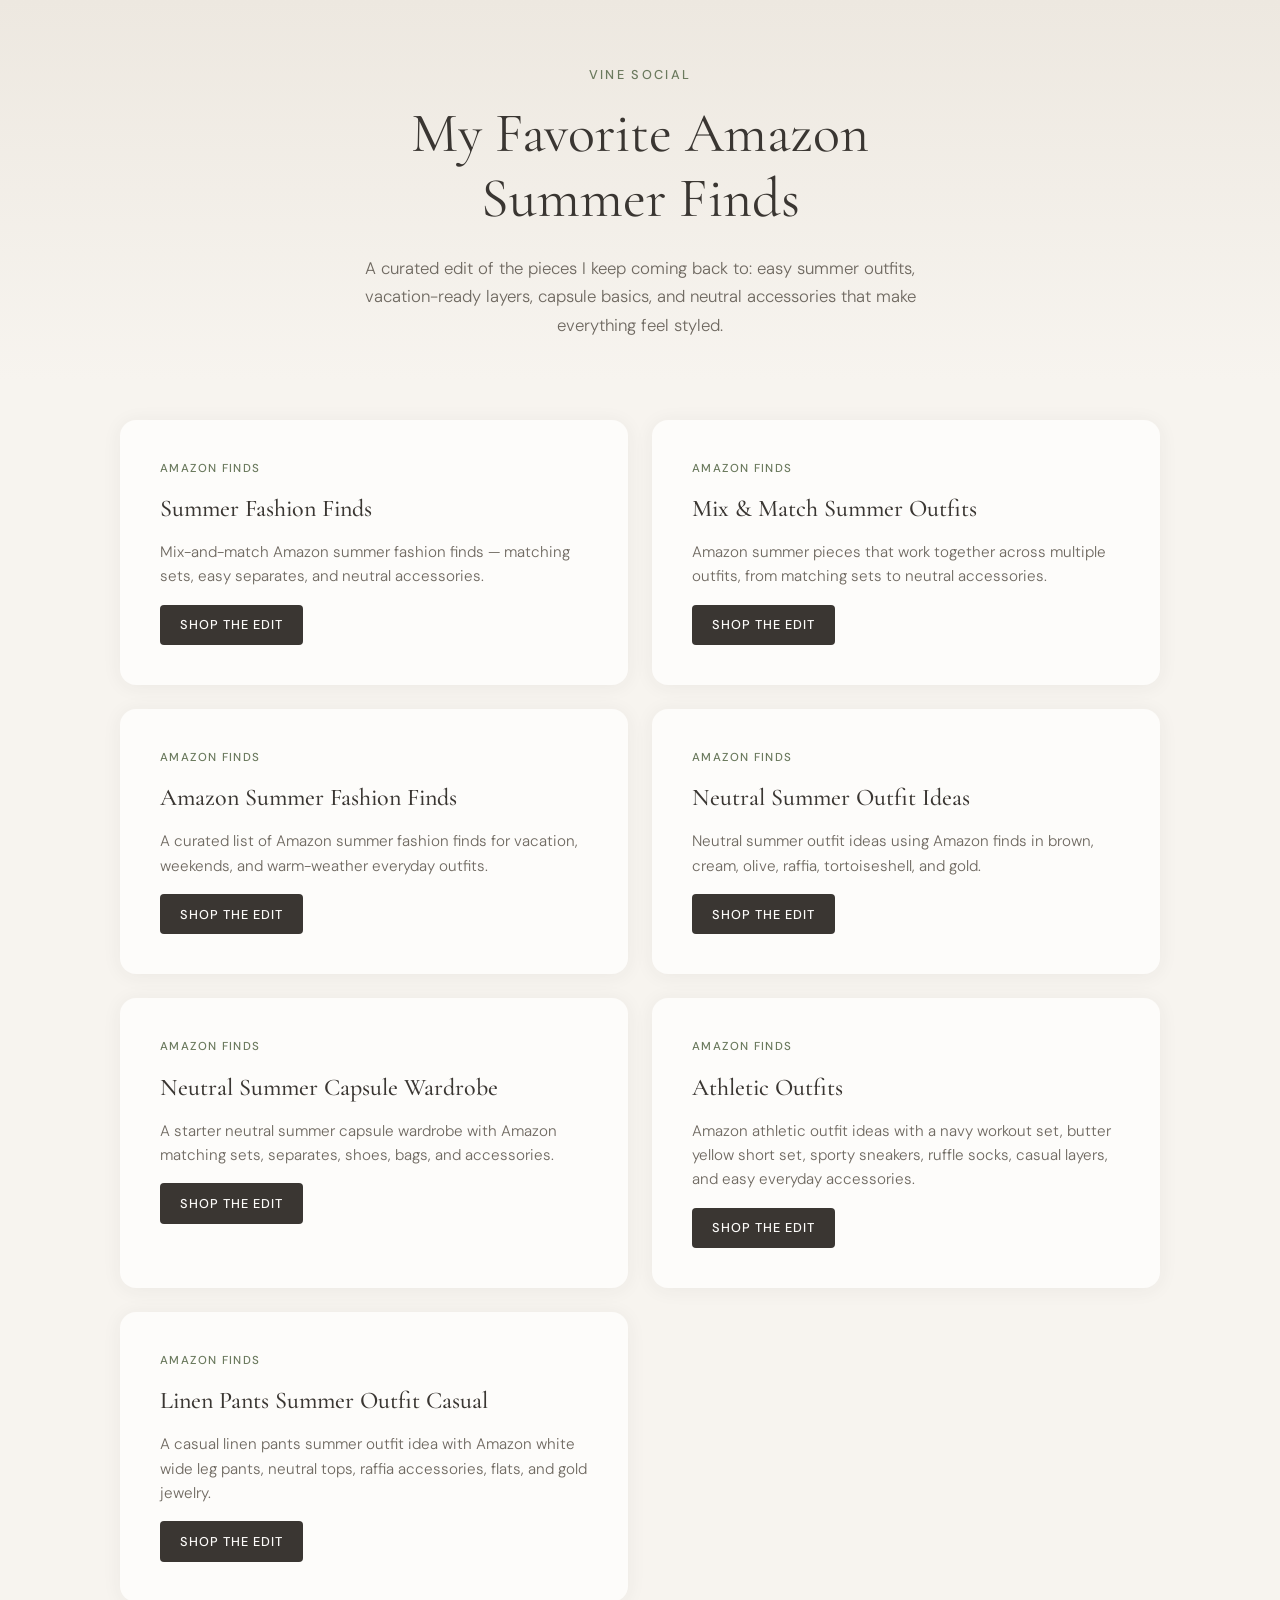
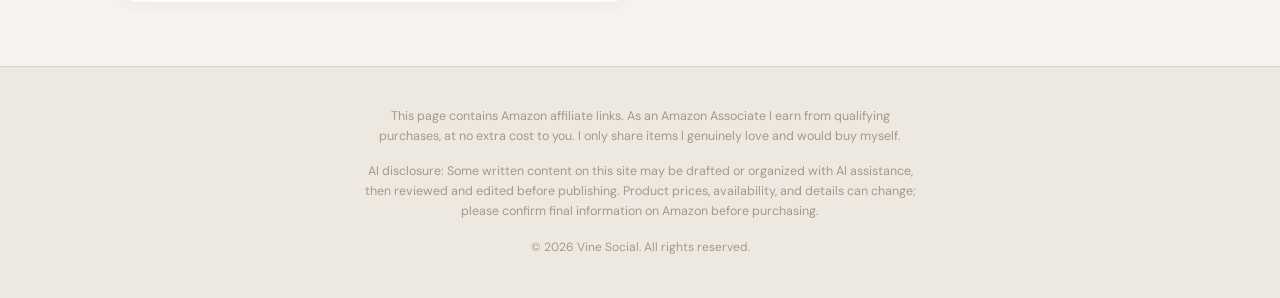
<file: index.html>
<!DOCTYPE html>
<html lang="en">
<head>
  <meta charset="UTF-8">
  <meta name="viewport" content="width=device-width, initial-scale=1.0">
  <title>Authentic Finds — My Favorite Amazon Summer Finds</title>
  <meta name="description" content="Shop my favorite Amazon summer fashion finds, from vacation outfits and capsule basics to neutral accessories.">
  <meta name="p:domain_verify" content="4b321b1b33fb1010955bd7763c6c0ed1">
  <link rel="preconnect" href="https://fonts.googleapis.com">
  <link rel="preconnect" href="https://fonts.gstatic.com" crossorigin>
  <link href="https://fonts.googleapis.com/css2?family=Cormorant+Garamond:ital,wght@0,400;0,500;0,600;1,400&family=DM+Sans:ital,opsz,wght@0,9..40,300;0,9..40,400;0,9..40,500;1,9..40,300&display=swap" rel="stylesheet">
  <link rel="stylesheet" href="/styles.css">
  
  <!-- Vercel Web Analytics -->
  <script defer src="https://cdn.vercel-insights.com/v1/script.js"></script>
</head>
<body>
  <main>
    <section class="hero">
      <div class="container hero-inner">
        <p class="hero-eyebrow">Vine Social</p>
        <h1 class="hero-title">My Favorite Amazon Summer Finds</h1>
        <p class="hero-lead">A curated edit of the pieces I keep coming back to: easy summer outfits, vacation-ready layers, capsule basics, and neutral accessories that make everything feel styled.</p>
      </div>
    </section>

    <section class="collection">
      <div class="container directory-grid">
        
        <article class="directory-card">
          <p class="directory-eyebrow">Amazon Finds</p>
          <h2>Summer Fashion Finds</h2>
          <p>Mix-and-match Amazon summer fashion finds — matching sets, easy separates, and neutral accessories.</p>
          <a class="btn-shop" href="/summer-fashion-finds/">Shop the Edit</a>
        </article>
        <article class="directory-card">
          <p class="directory-eyebrow">Amazon Finds</p>
          <h2>Mix &amp; Match Summer Outfits</h2>
          <p>Amazon summer pieces that work together across multiple outfits, from matching sets to neutral accessories.</p>
          <a class="btn-shop" href="/mix-and-match-summer-outfits/">Shop the Edit</a>
        </article>
        <article class="directory-card">
          <p class="directory-eyebrow">Amazon Finds</p>
          <h2>Amazon Summer Fashion Finds</h2>
          <p>A curated list of Amazon summer fashion finds for vacation, weekends, and warm-weather everyday outfits.</p>
          <a class="btn-shop" href="/amazon-summer-fashion-finds/">Shop the Edit</a>
        </article>
        <article class="directory-card">
          <p class="directory-eyebrow">Amazon Finds</p>
          <h2>Neutral Summer Outfit Ideas</h2>
          <p>Neutral summer outfit ideas using Amazon finds in brown, cream, olive, raffia, tortoiseshell, and gold.</p>
          <a class="btn-shop" href="/neutral-summer-outfit-ideas/">Shop the Edit</a>
        </article>
        <article class="directory-card">
          <p class="directory-eyebrow">Amazon Finds</p>
          <h2>Neutral Summer Capsule Wardrobe</h2>
          <p>A starter neutral summer capsule wardrobe with Amazon matching sets, separates, shoes, bags, and accessories.</p>
          <a class="btn-shop" href="/neutral-summer-capsule-wardrobe/">Shop the Edit</a>
        </article>
        <article class="directory-card">
          <p class="directory-eyebrow">Amazon Finds</p>
          <h2>Athletic Outfits</h2>
          <p>Amazon athletic outfit ideas with a navy workout set, butter yellow short set, sporty sneakers, ruffle socks, casual layers, and easy everyday accessories.</p>
          <a class="btn-shop" href="/athletic-outfits/">Shop the Edit</a>
        </article>
        <article class="directory-card">
          <p class="directory-eyebrow">Amazon Finds</p>
          <h2>Linen Pants Summer Outfit Casual</h2>
          <p>A casual linen pants summer outfit idea with Amazon white wide leg pants, neutral tops, raffia accessories, flats, and gold jewelry.</p>
          <a class="btn-shop" href="/linen-pants-summer-outfit-casual/">Shop the Edit</a>
        </article>
      </div>
    </section>
  </main>

  <footer class="site-footer">
    <div class="container footer-inner">
      <p class="disclosure">
        This page contains Amazon affiliate links. As an Amazon Associate I earn from qualifying purchases,
        at no extra cost to you. I only share items I genuinely love and would buy myself.
      </p>
      <p class="disclosure">
        AI disclosure: Some written content on this site may be drafted or organized with AI assistance,
        then reviewed and edited before publishing. Product prices, availability, and details can change;
        please confirm final information on Amazon before purchasing.
      </p>
      <p class="copyright">&copy; <span id="year"></span> Vine Social. All rights reserved.</p>
    </div>
  </footer>

  <script>
    document.getElementById("year").textContent = new Date().getFullYear();
  </script>
</body>
</html>
</file>
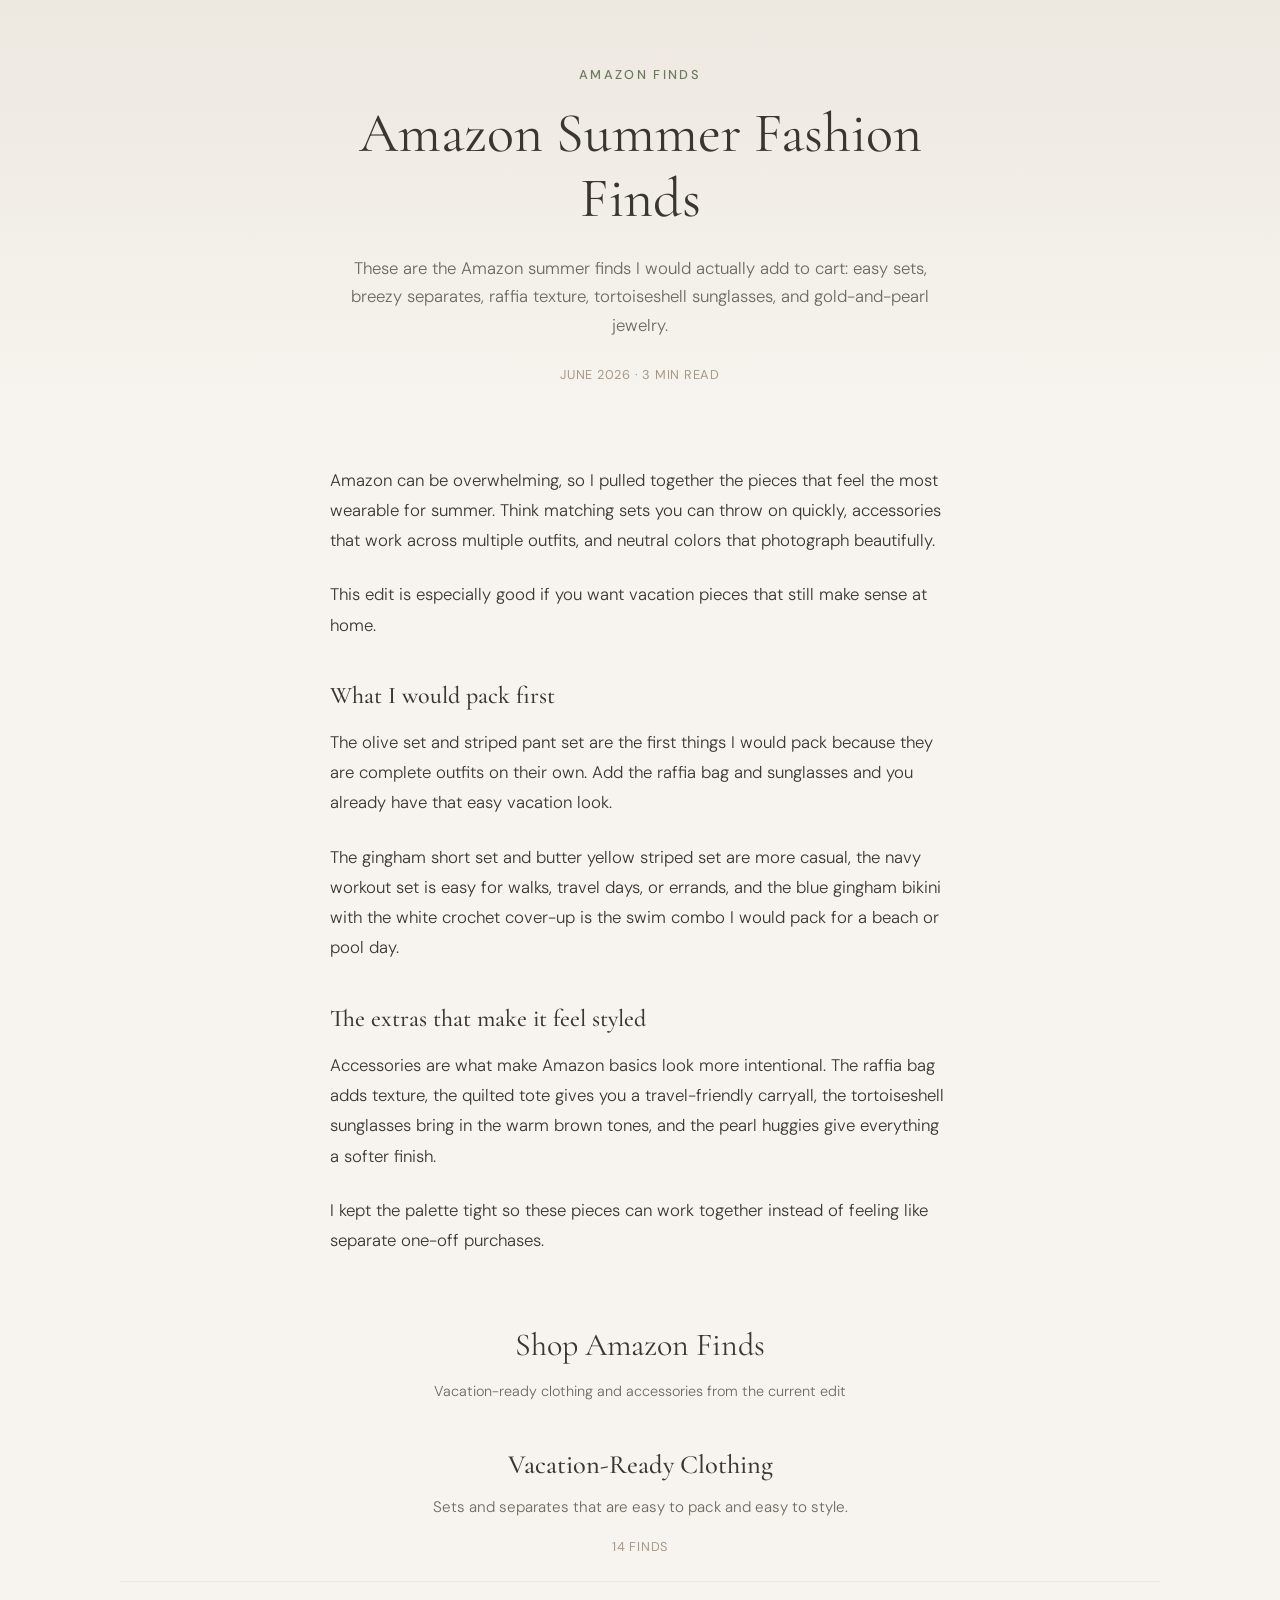
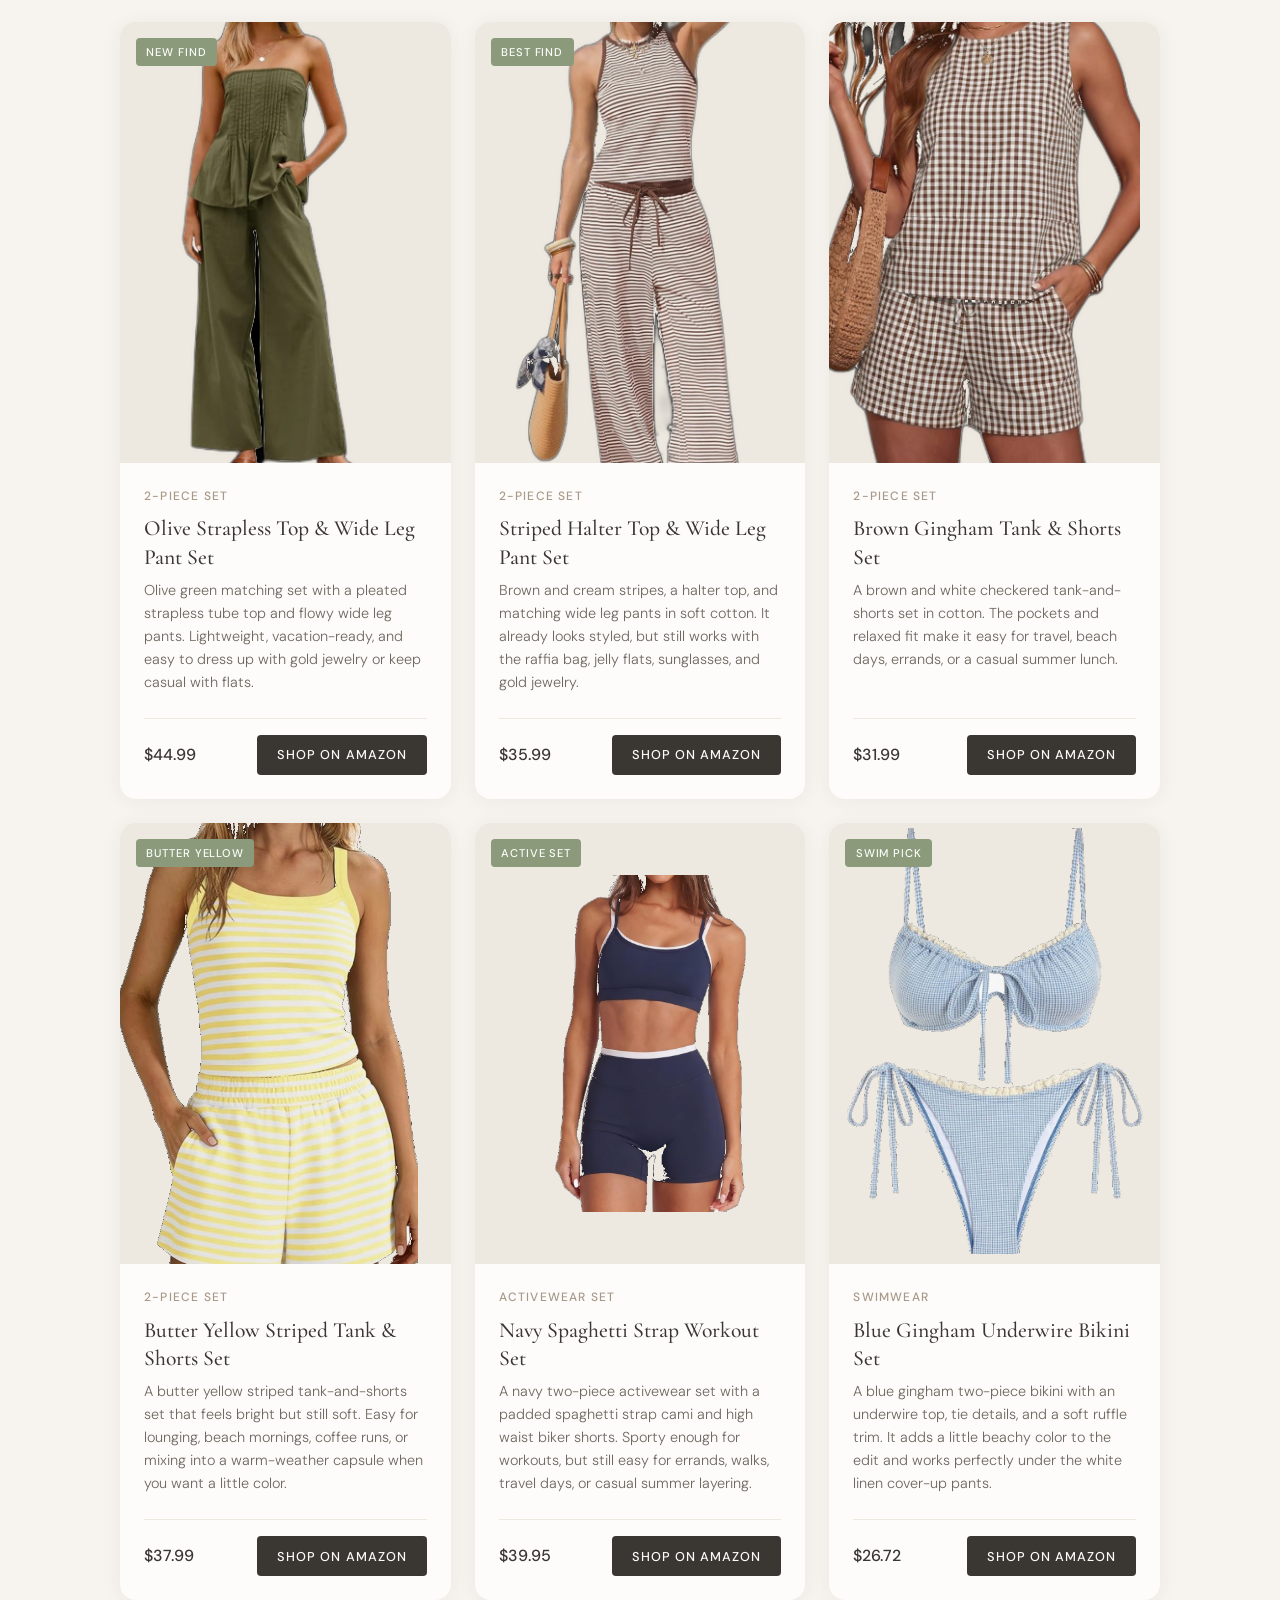
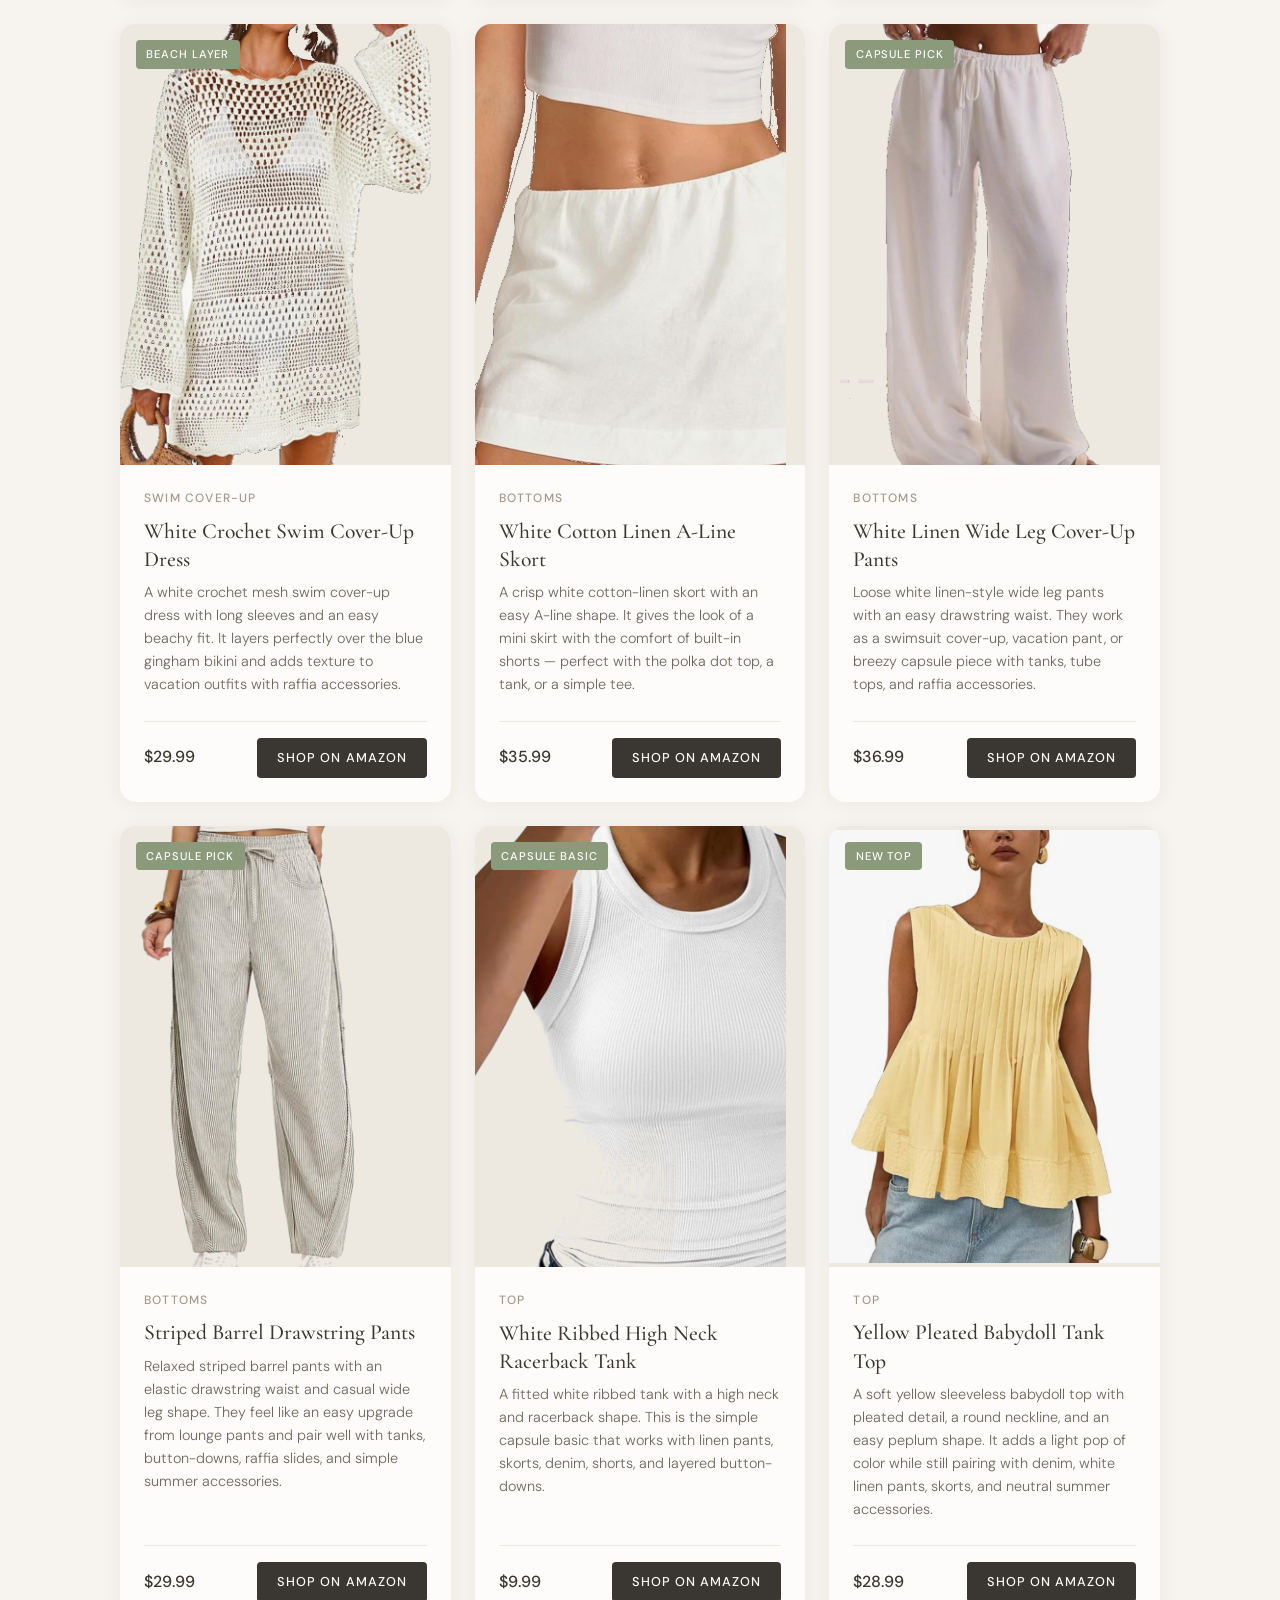
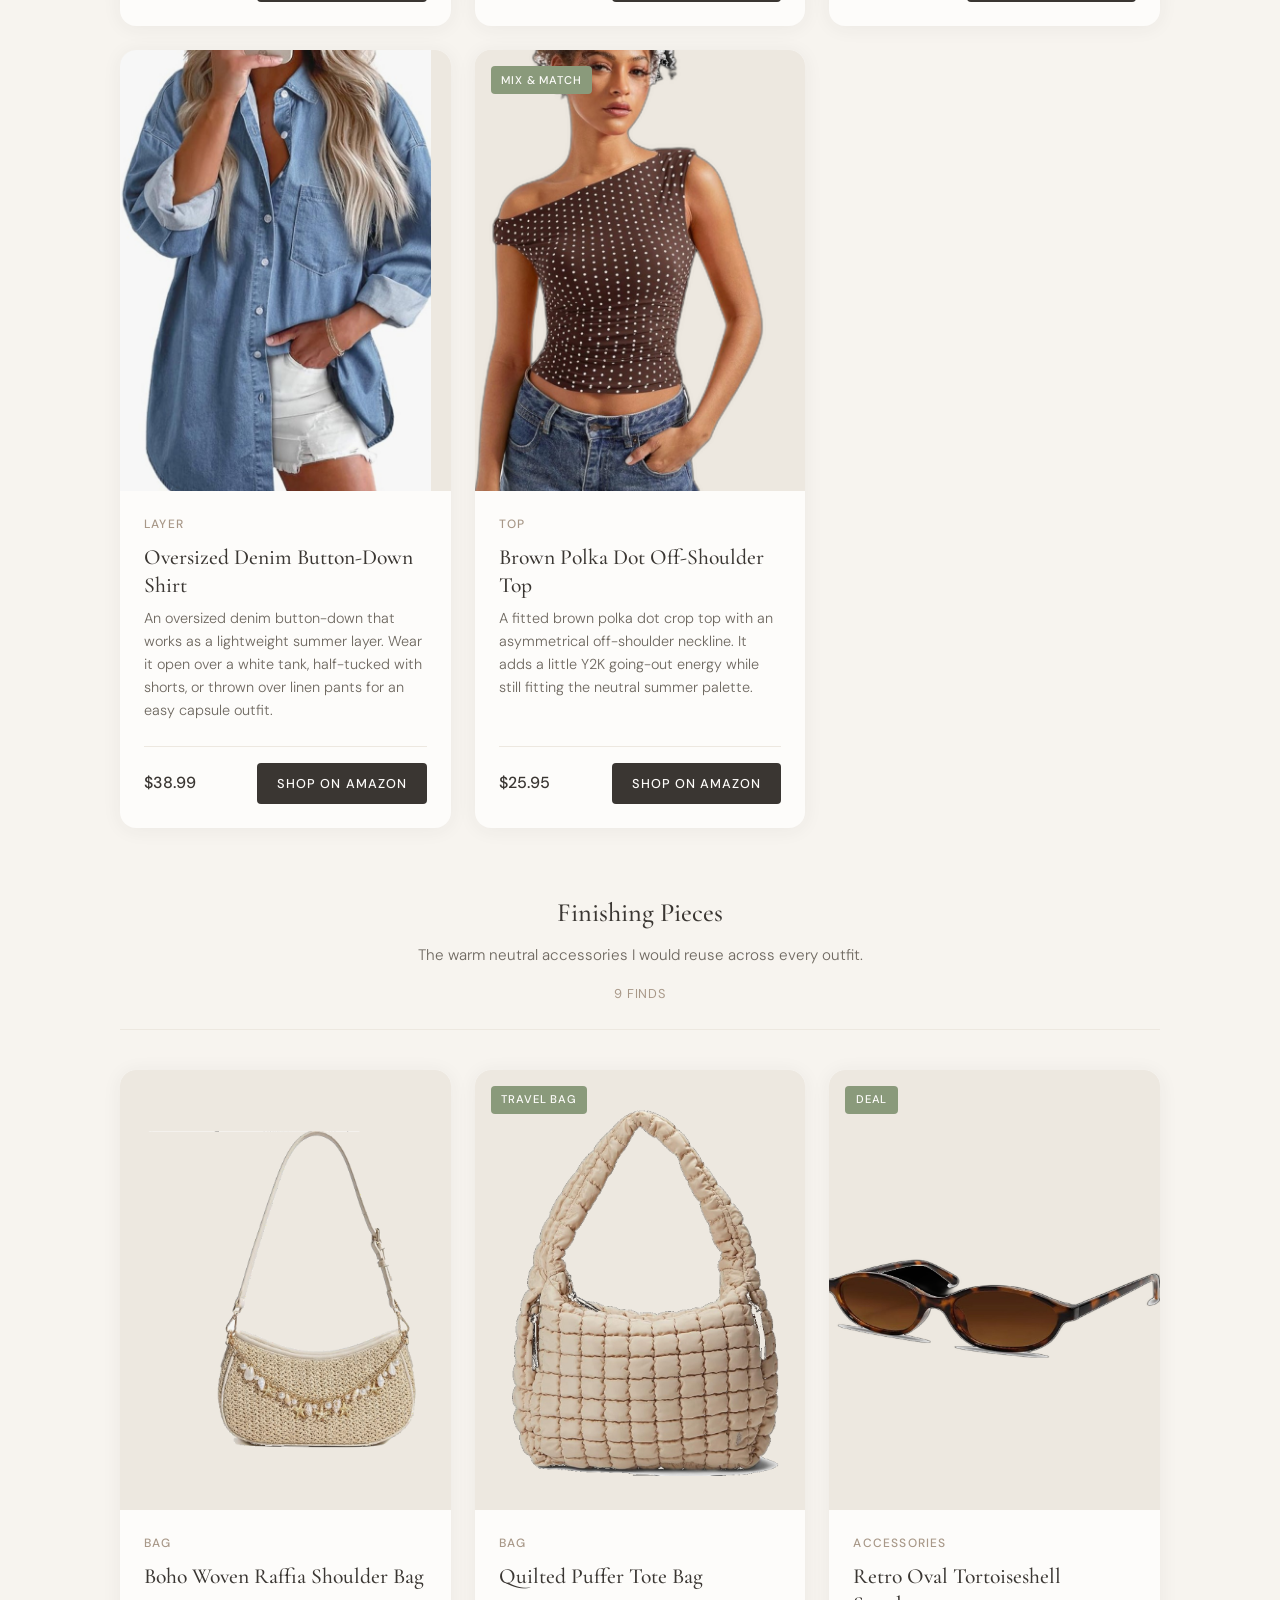
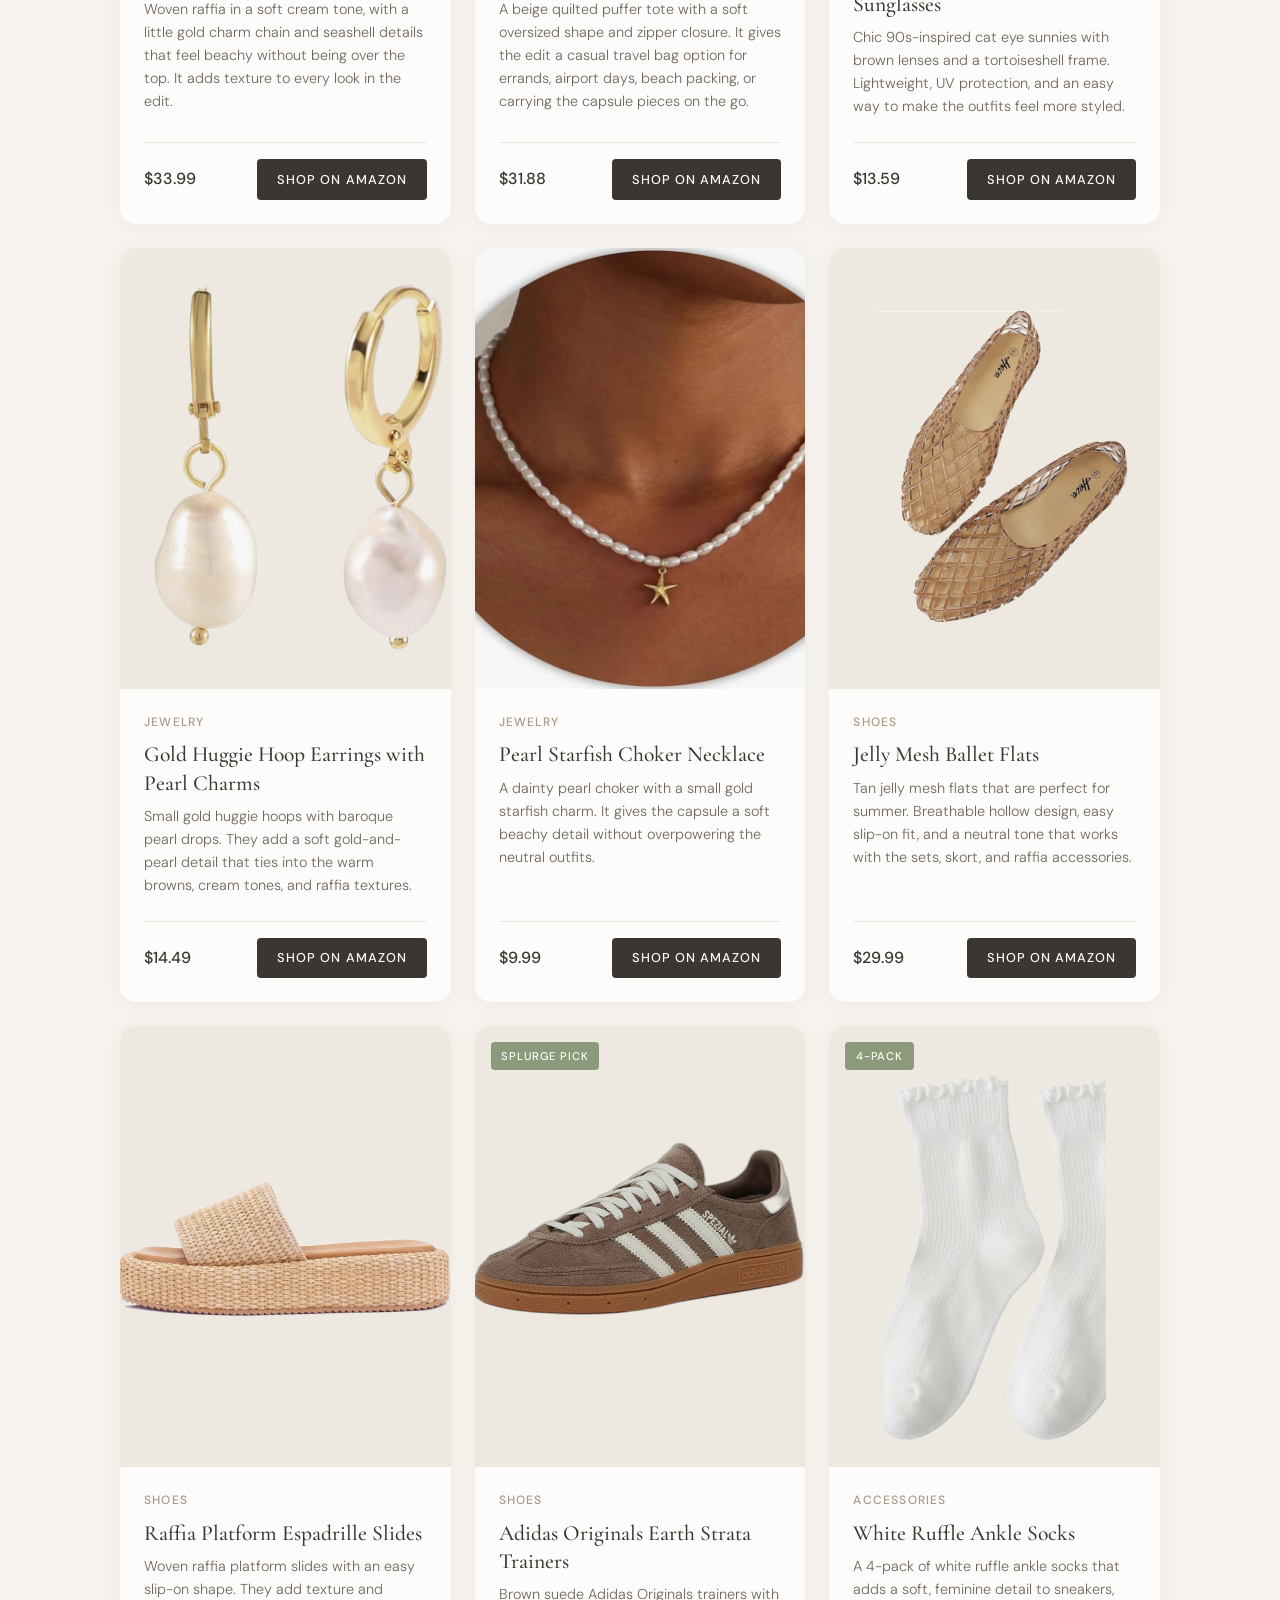
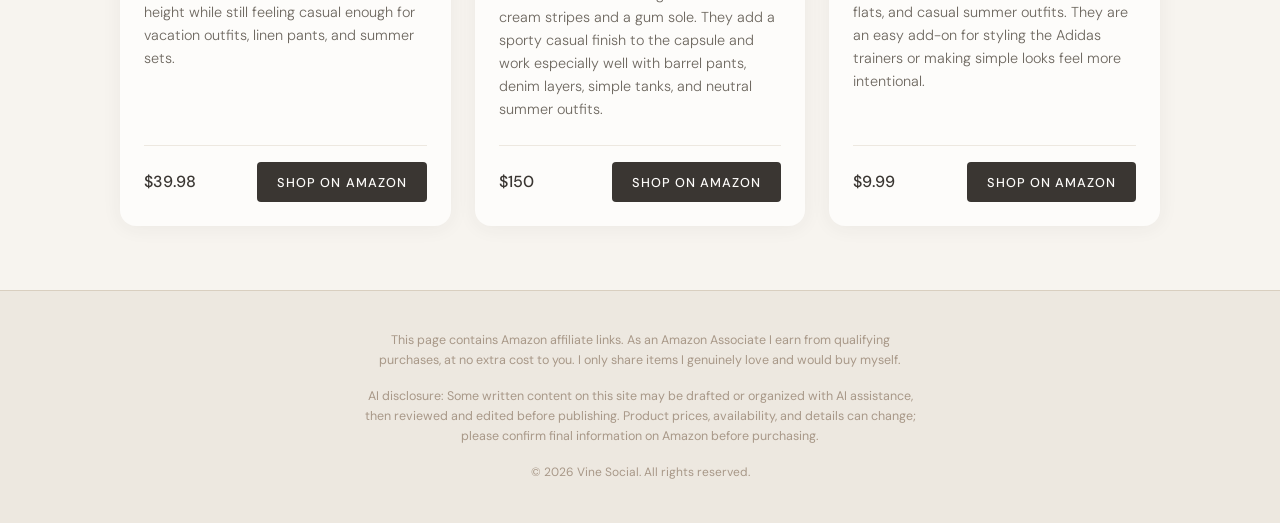
<file: amazon-summer-fashion-finds/index.html>
<!DOCTYPE html>
<html lang="en">
<head>
  <meta charset="UTF-8">
  <meta name="viewport" content="width=device-width, initial-scale=1.0">
  <title>Amazon Summer Fashion Finds — Vacation &amp; Everyday Outfits</title>
  <meta name="description" content="A curated list of Amazon summer fashion finds for vacation, weekends, and warm-weather everyday outfits.">

  <!-- Pinterest / social sharing -->
  <meta property="og:type" content="article">
  <meta property="og:title" content="Amazon Summer Fashion Finds — Vacation &amp; Everyday Outfits">
  <meta property="og:description" content="A curated list of Amazon summer fashion finds for vacation, weekends, and warm-weather everyday outfits.">
  <meta property="og:image" content="/images/olive-lounge-set.png">
  <meta name="p:domain_verify" content="4b321b1b33fb1010955bd7763c6c0ed1">
  <meta name="pinterest-rich-pin" content="false">

  <link rel="preconnect" href="https://fonts.googleapis.com">
  <link rel="preconnect" href="https://fonts.gstatic.com" crossorigin>
  <link href="https://fonts.googleapis.com/css2?family=Cormorant+Garamond:ital,wght@0,400;0,500;0,600;1,400&family=DM+Sans:ital,opsz,wght@0,9..40,300;0,9..40,400;0,9..40,500;1,9..40,300&display=swap" rel="stylesheet">
  <link rel="stylesheet" href="/styles.css">
  
  <!-- Vercel Web Analytics -->
  <script defer src="https://cdn.vercel-insights.com/v1/script.js"></script>
</head>
<body>
  <main>
    <section class="hero">
      <div class="container hero-inner">
        <p class="hero-eyebrow" id="hero-eyebrow">Amazon Finds</p>
        <h1 class="hero-title" id="hero-title">Amazon Summer Fashion Finds</h1>
        <p class="hero-lead" id="hero-lead"></p>
        <p class="hero-meta" id="hero-meta"></p>
      </div>
    </section>

    <article class="blog container" id="blog">
      <div class="blog-inner" id="blog-content">
        <!-- Blog rendered by app.js -->
      </div>
    </article>

    <section class="collection" id="collection">
      <div class="container">
        <div class="collection-header">
          <h2 id="shop-heading">Shop Amazon Finds</h2>
          <p class="collection-subheading" id="shop-subheading">Vacation-ready clothing and accessories from the current edit</p>
        </div>
        <div id="looks-container">
          <!-- Finds rendered by app.js -->
        </div>
      </div>
    </section>
  </main>

  <footer class="site-footer">
    <div class="container footer-inner">
      <p class="disclosure">
        This page contains Amazon affiliate links. As an Amazon Associate I earn from qualifying purchases,
        at no extra cost to you. I only share items I genuinely love and would buy myself.
      </p>
      <p class="disclosure">
        AI disclosure: Some written content on this site may be drafted or organized with AI assistance,
        then reviewed and edited before publishing. Product prices, availability, and details can change;
        please confirm final information on Amazon before purchasing.
      </p>
      <p class="copyright">&copy; <span id="year"></span> <span id="footer-site-name">Vine Social</span>. All rights reserved.</p>
    </div>
  </footer>

  <script src="/amazon-summer-fashion-finds/items.js"></script>
  <script src="/renderer.js"></script>
  <script src="/app.js"></script>
</body>
</html>
</file>
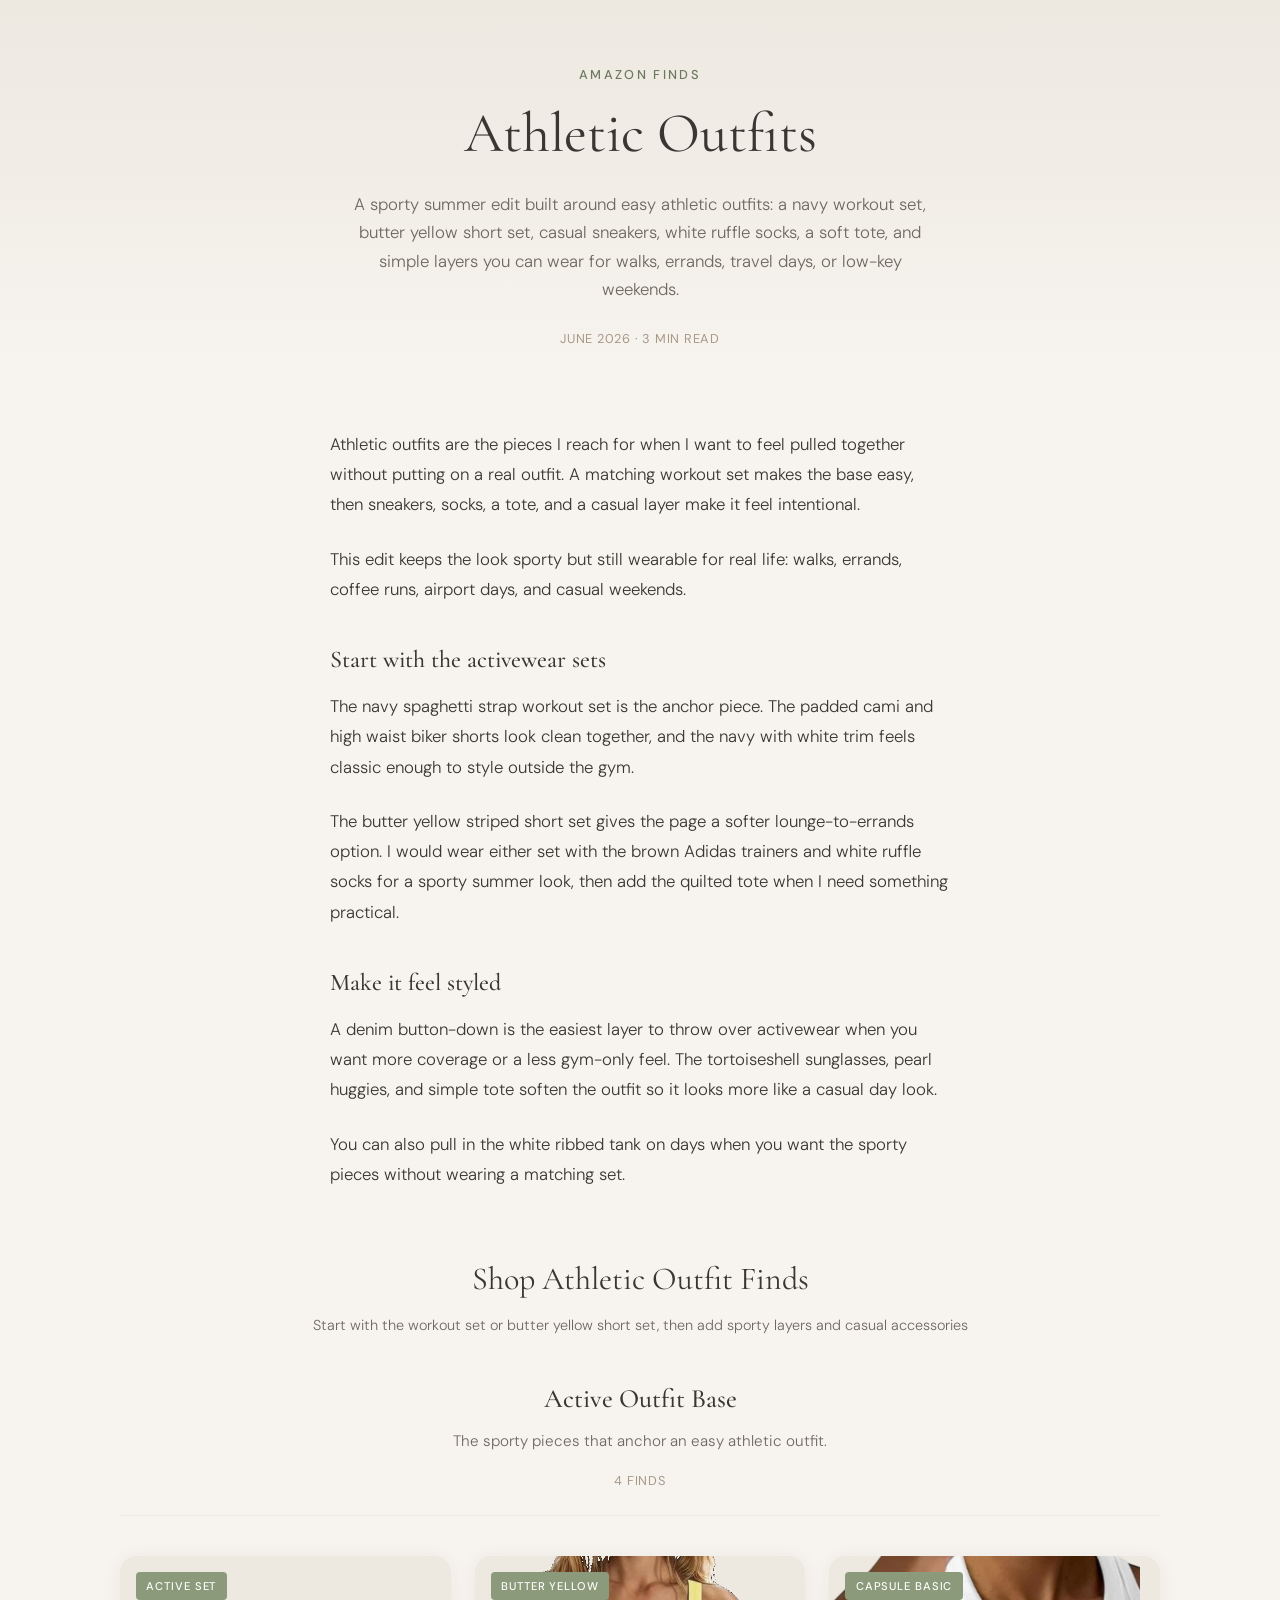
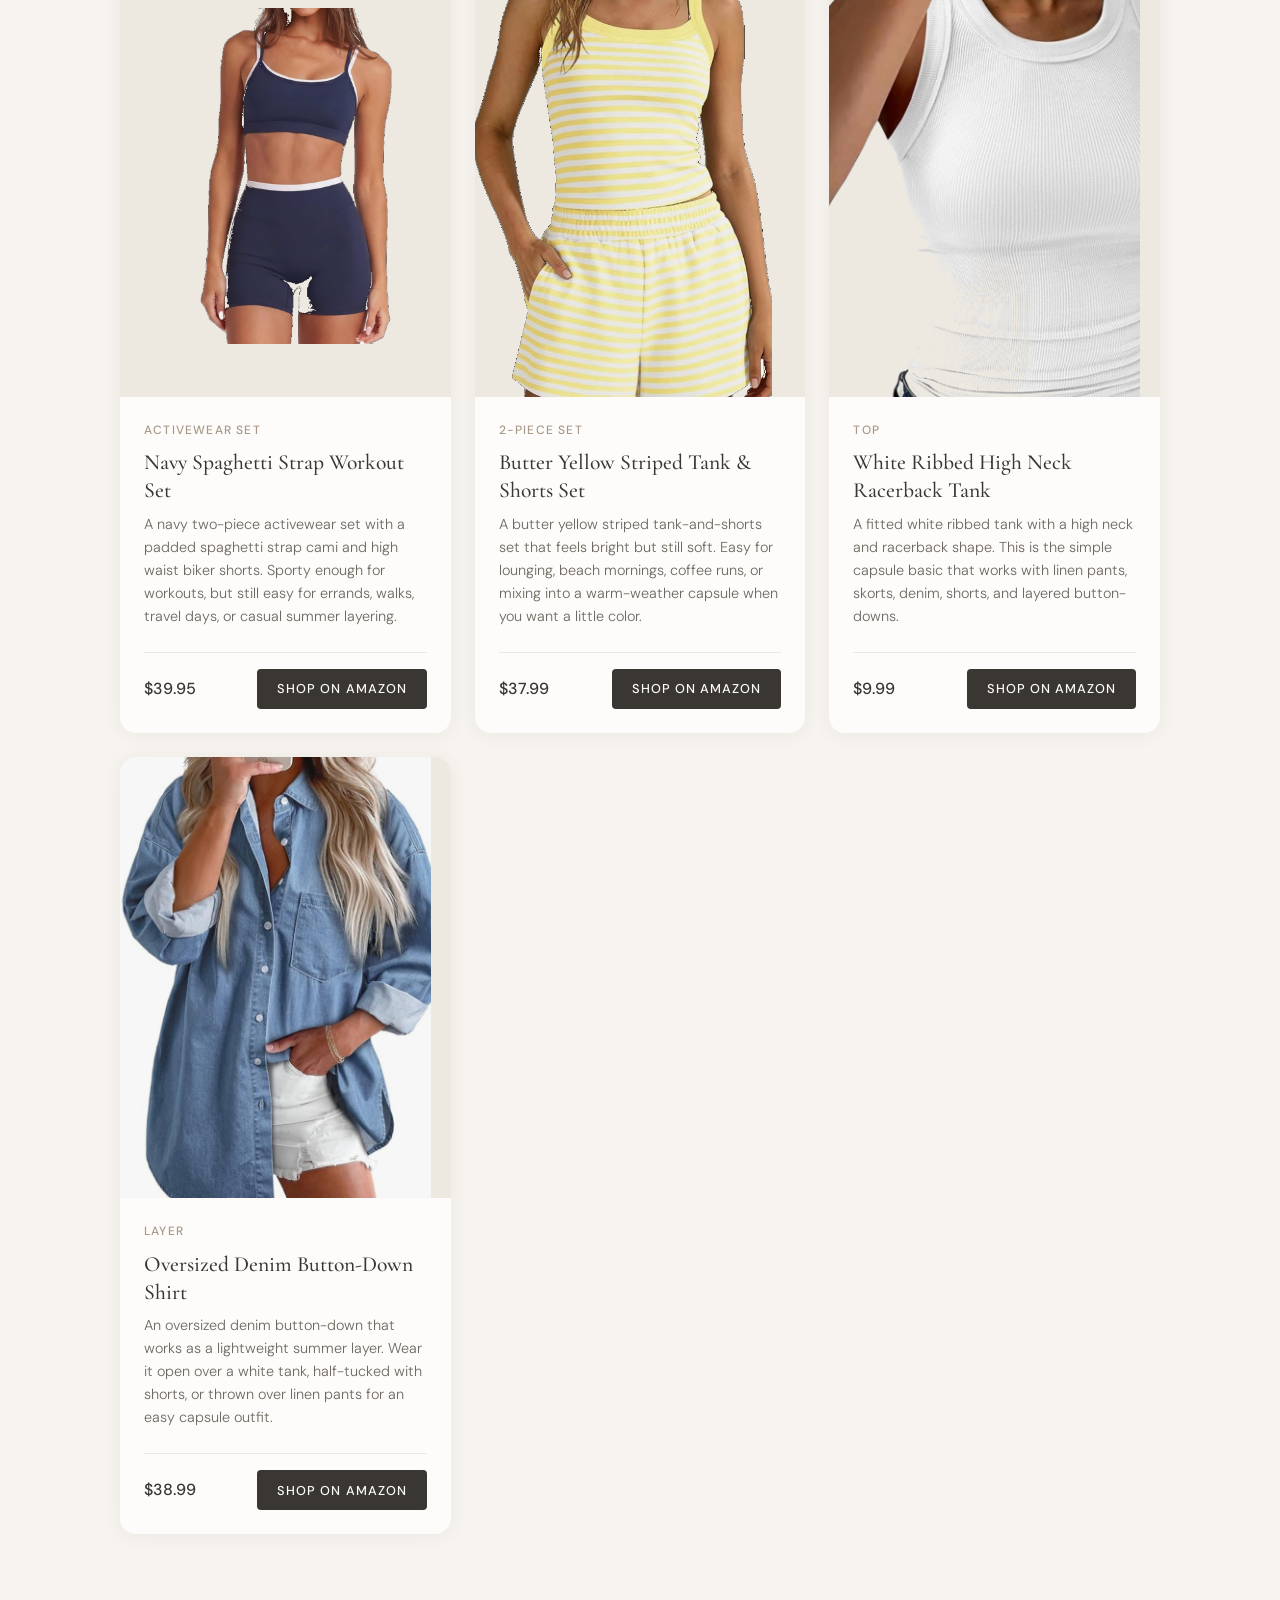
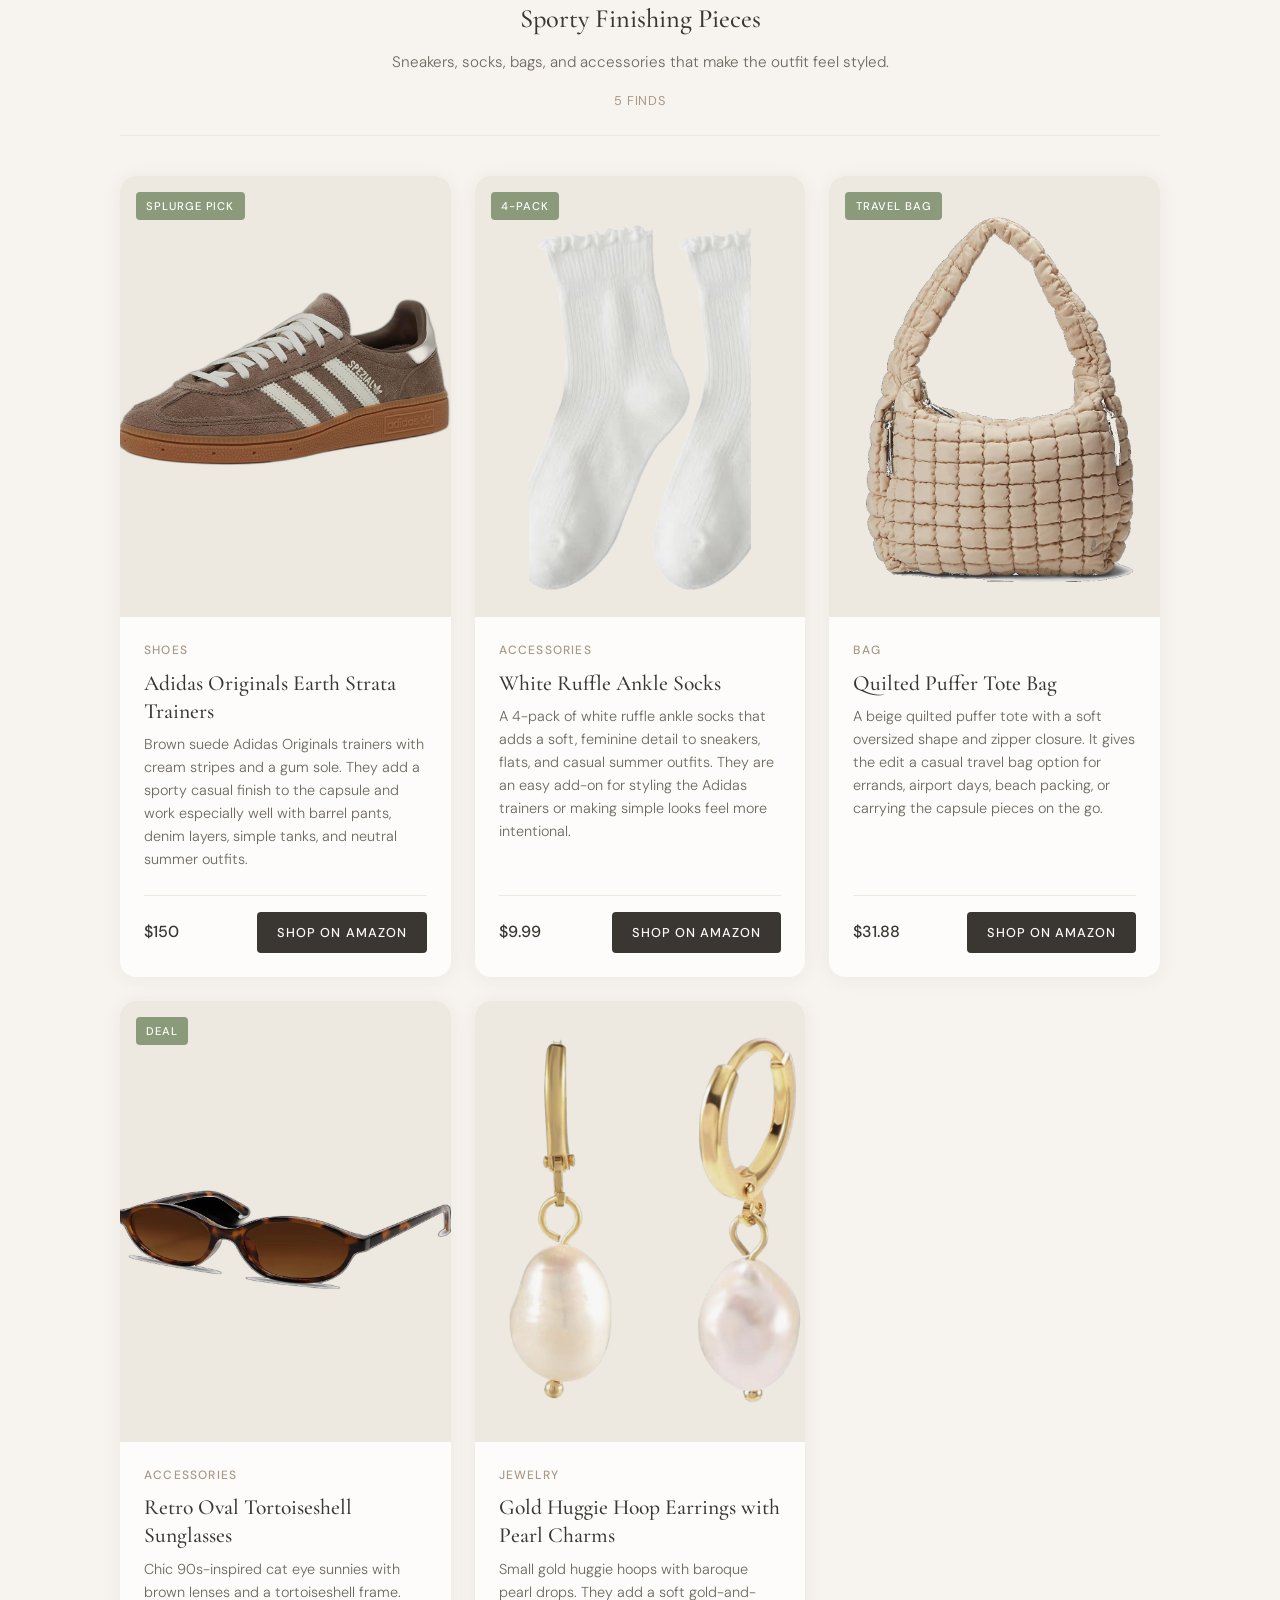
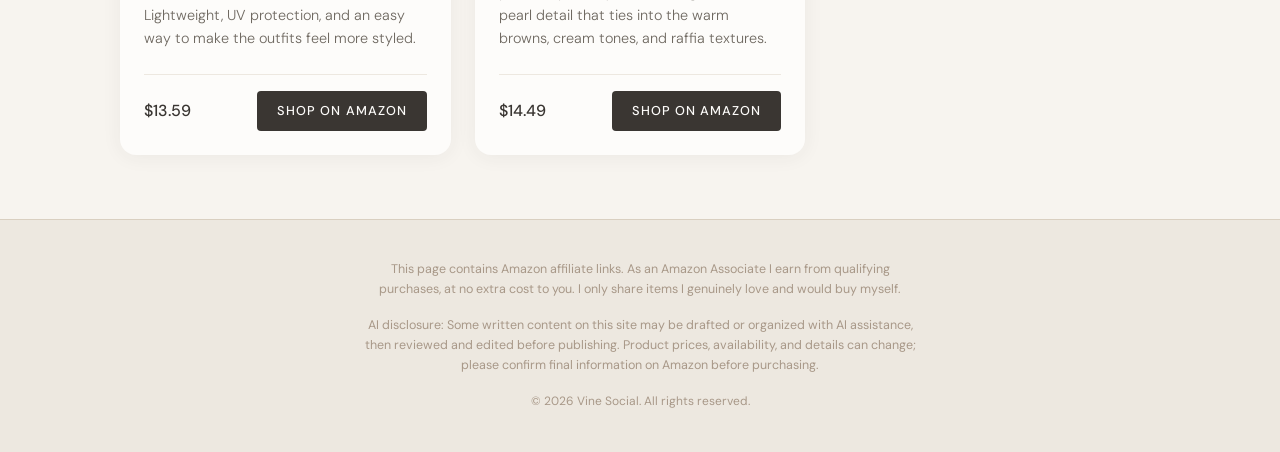
<file: athletic-outfits/index.html>
<!DOCTYPE html>
<html lang="en">
<head>
  <meta charset="UTF-8">
  <meta name="viewport" content="width=device-width, initial-scale=1.0">
  <title>Athletic Outfits — Amazon Activewear &amp; Sporty Summer Finds</title>
  <meta name="description" content="Amazon athletic outfit ideas with a navy workout set, butter yellow short set, sporty sneakers, ruffle socks, casual layers, and easy everyday accessories.">

  <!-- Pinterest / social sharing -->
  <meta property="og:type" content="article">
  <meta property="og:title" content="Athletic Outfits — Amazon Activewear &amp; Sporty Summer Finds">
  <meta property="og:description" content="Amazon athletic outfit ideas with a navy workout set, butter yellow short set, sporty sneakers, ruffle socks, casual layers, and easy everyday accessories.">
  <meta property="og:image" content="/images/suuksess-navy-workout-set.png">
  <meta name="p:domain_verify" content="4b321b1b33fb1010955bd7763c6c0ed1">
  <meta name="pinterest-rich-pin" content="false">

  <link rel="preconnect" href="https://fonts.googleapis.com">
  <link rel="preconnect" href="https://fonts.gstatic.com" crossorigin>
  <link href="https://fonts.googleapis.com/css2?family=Cormorant+Garamond:ital,wght@0,400;0,500;0,600;1,400&family=DM+Sans:ital,opsz,wght@0,9..40,300;0,9..40,400;0,9..40,500;1,9..40,300&display=swap" rel="stylesheet">
  <link rel="stylesheet" href="/styles.css">
  
  <!-- Vercel Web Analytics -->
  <script defer src="https://cdn.vercel-insights.com/v1/script.js"></script>
</head>
<body>
  <main>
    <section class="hero">
      <div class="container hero-inner">
        <p class="hero-eyebrow" id="hero-eyebrow">Amazon Finds</p>
        <h1 class="hero-title" id="hero-title">Athletic Outfits</h1>
        <p class="hero-lead" id="hero-lead"></p>
        <p class="hero-meta" id="hero-meta"></p>
      </div>
    </section>

    <article class="blog container" id="blog">
      <div class="blog-inner" id="blog-content">
        <!-- Blog rendered by app.js -->
      </div>
    </article>

    <section class="collection" id="collection">
      <div class="container">
        <div class="collection-header">
          <h2 id="shop-heading">Shop Athletic Outfit Finds</h2>
          <p class="collection-subheading" id="shop-subheading">Start with the workout set or butter yellow short set, then add sporty layers and casual accessories</p>
        </div>
        <div id="looks-container">
          <!-- Finds rendered by app.js -->
        </div>
      </div>
    </section>
  </main>

  <footer class="site-footer">
    <div class="container footer-inner">
      <p class="disclosure">
        This page contains Amazon affiliate links. As an Amazon Associate I earn from qualifying purchases,
        at no extra cost to you. I only share items I genuinely love and would buy myself.
      </p>
      <p class="disclosure">
        AI disclosure: Some written content on this site may be drafted or organized with AI assistance,
        then reviewed and edited before publishing. Product prices, availability, and details can change;
        please confirm final information on Amazon before purchasing.
      </p>
      <p class="copyright">&copy; <span id="year"></span> <span id="footer-site-name">Vine Social</span>. All rights reserved.</p>
    </div>
  </footer>

  <script src="/athletic-outfits/items.js"></script>
  <script src="/renderer.js"></script>
  <script src="/app.js"></script>
</body>
</html>
</file>
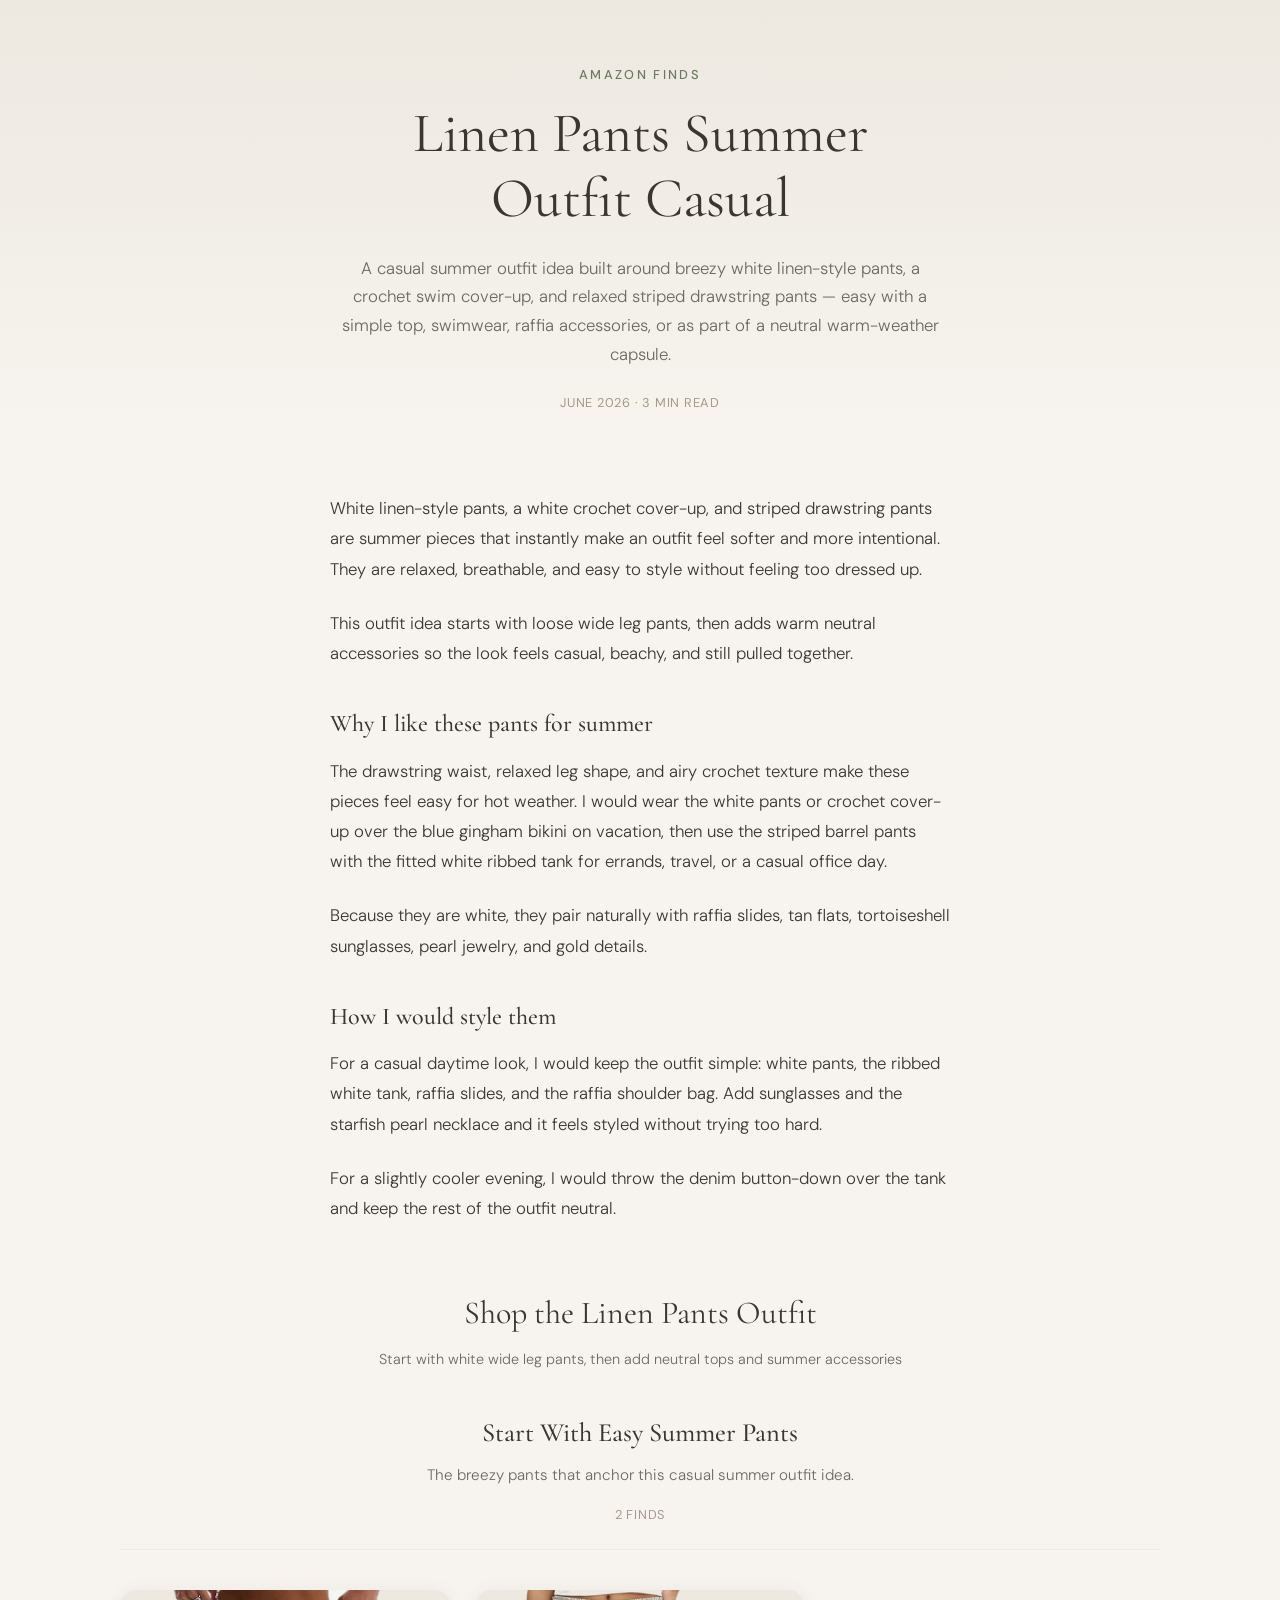
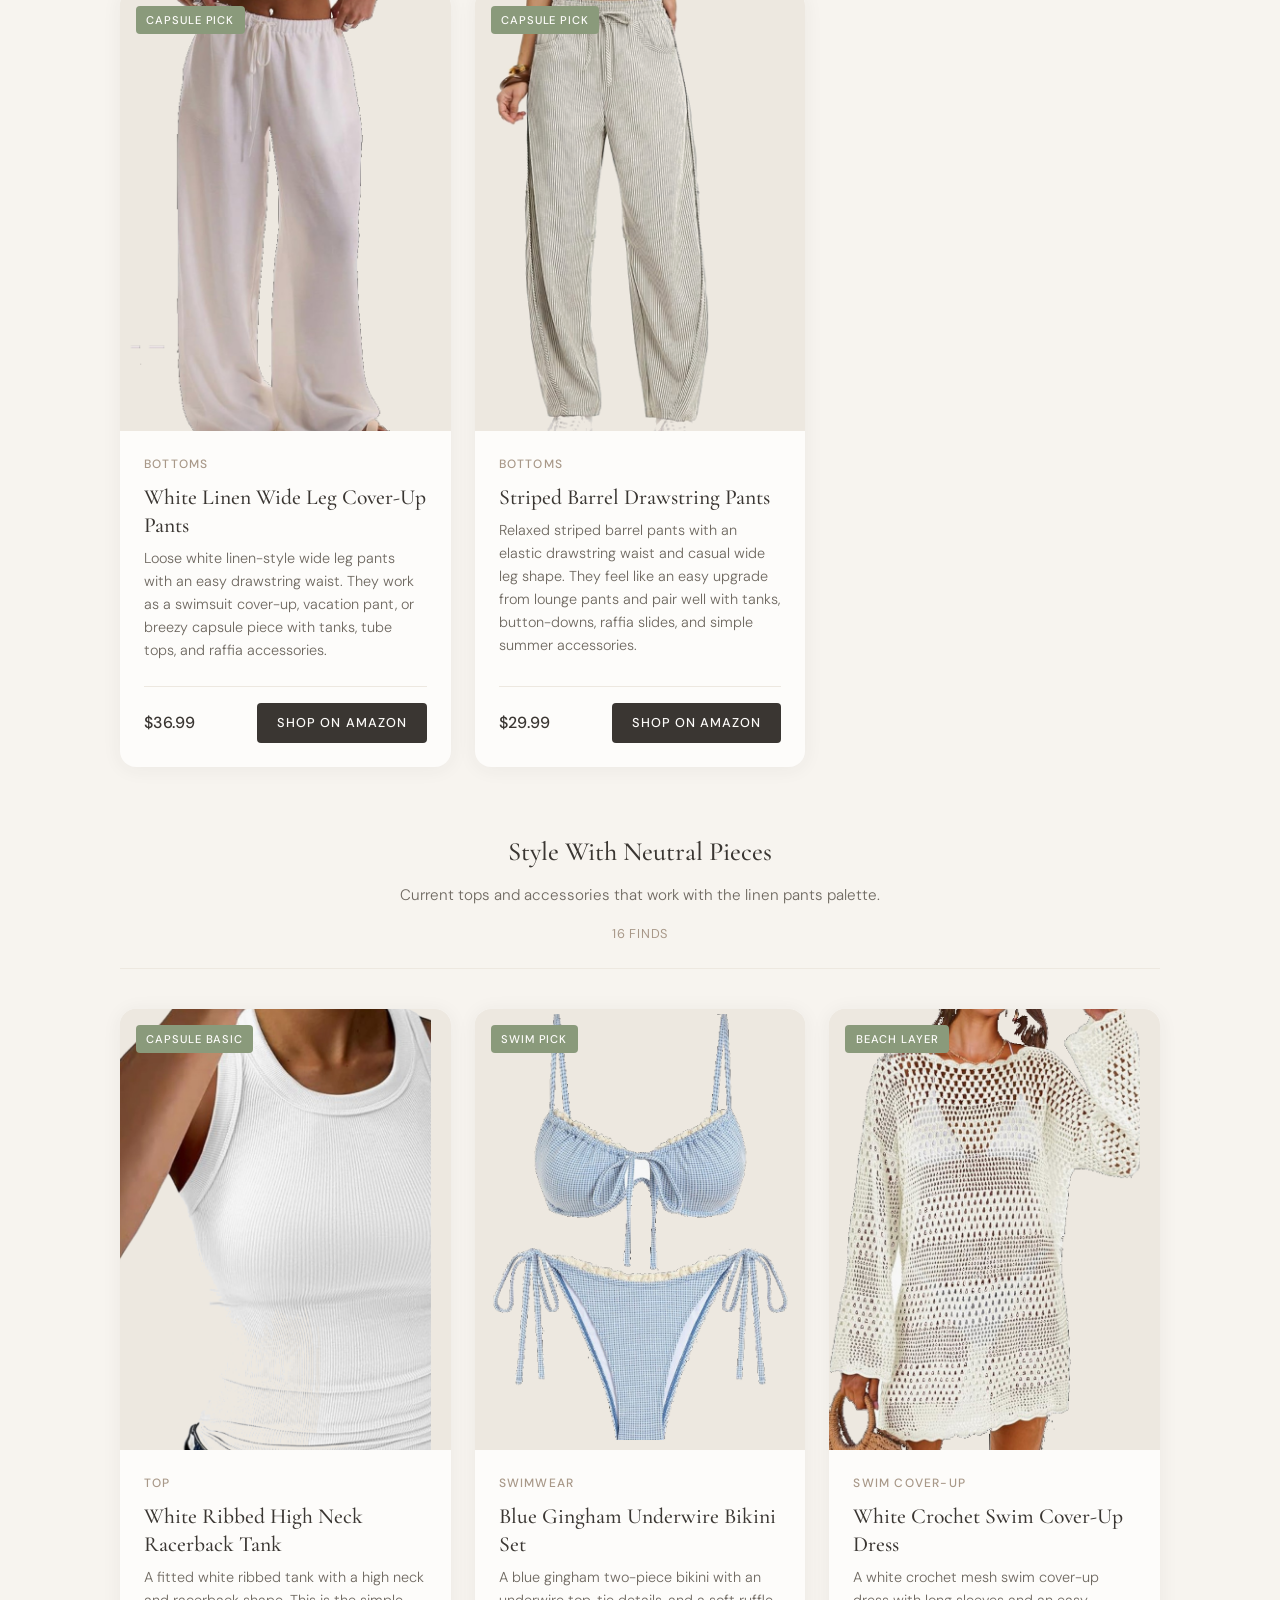
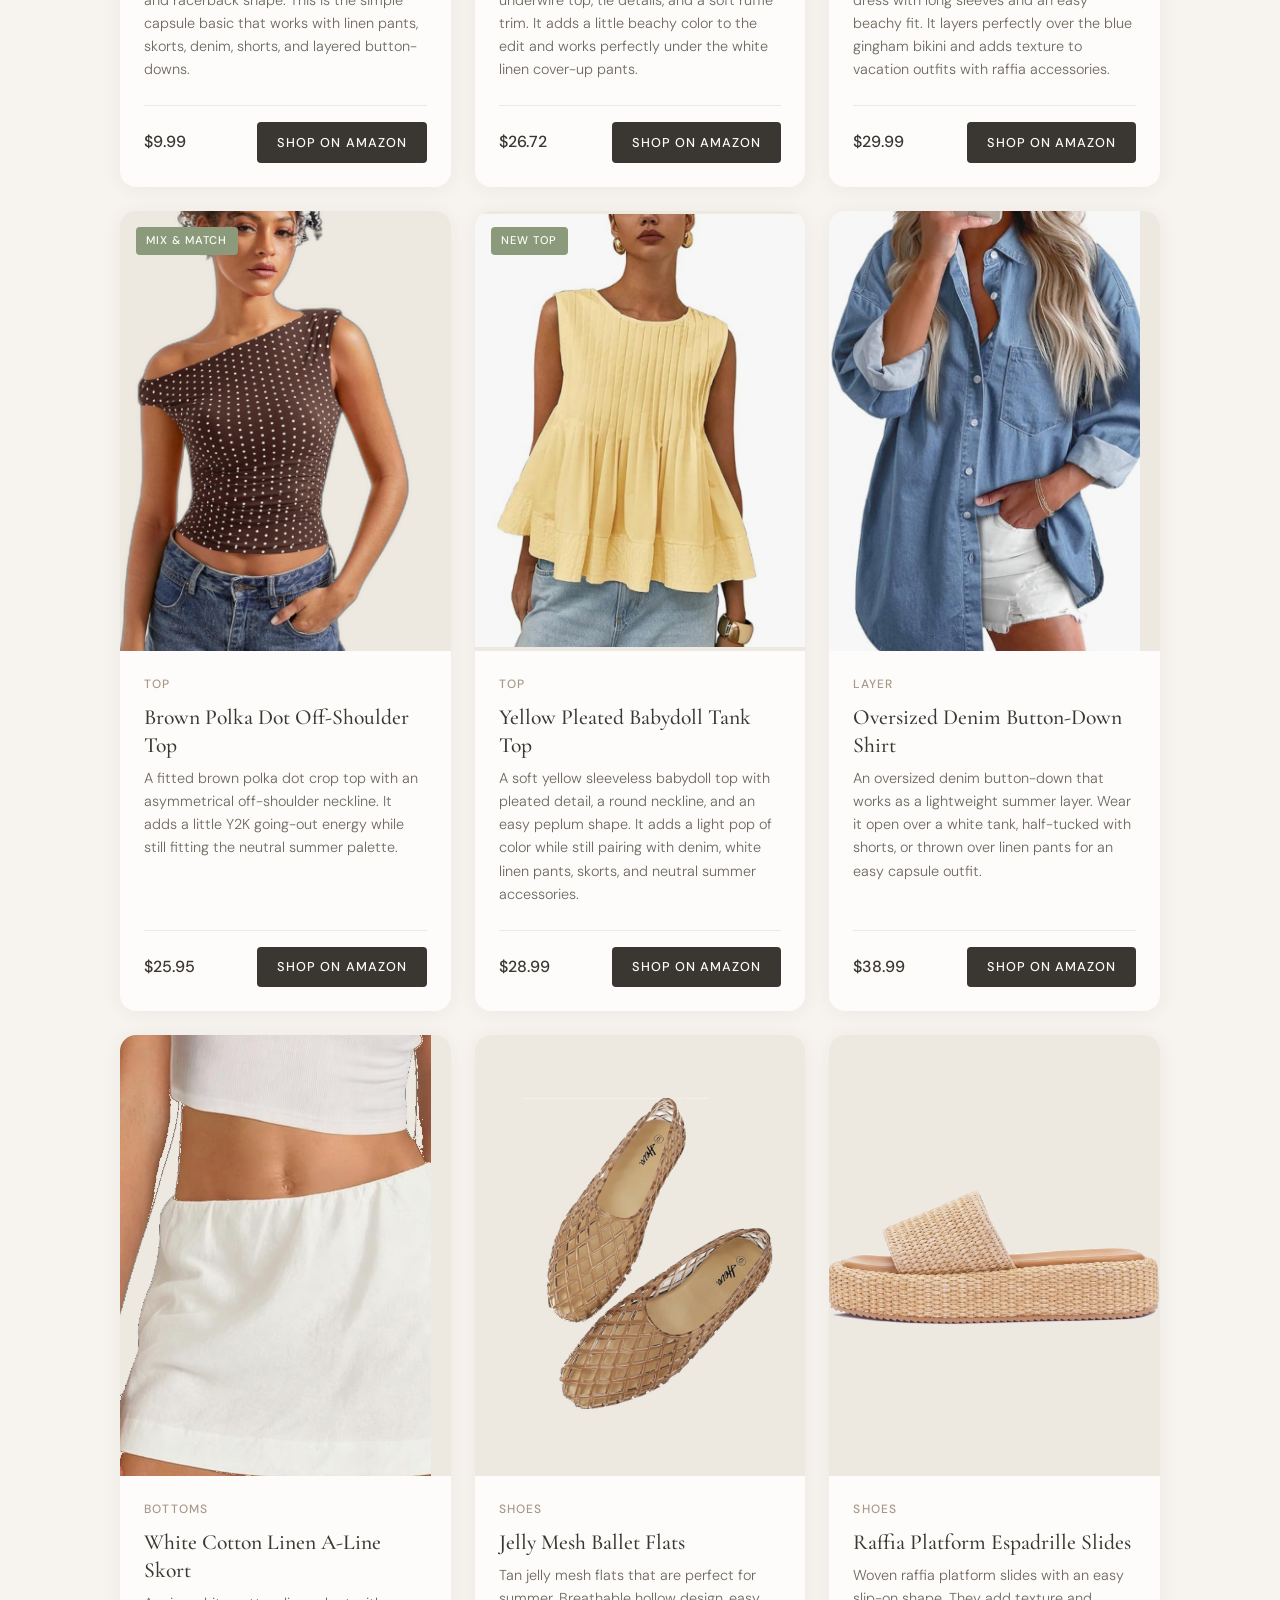
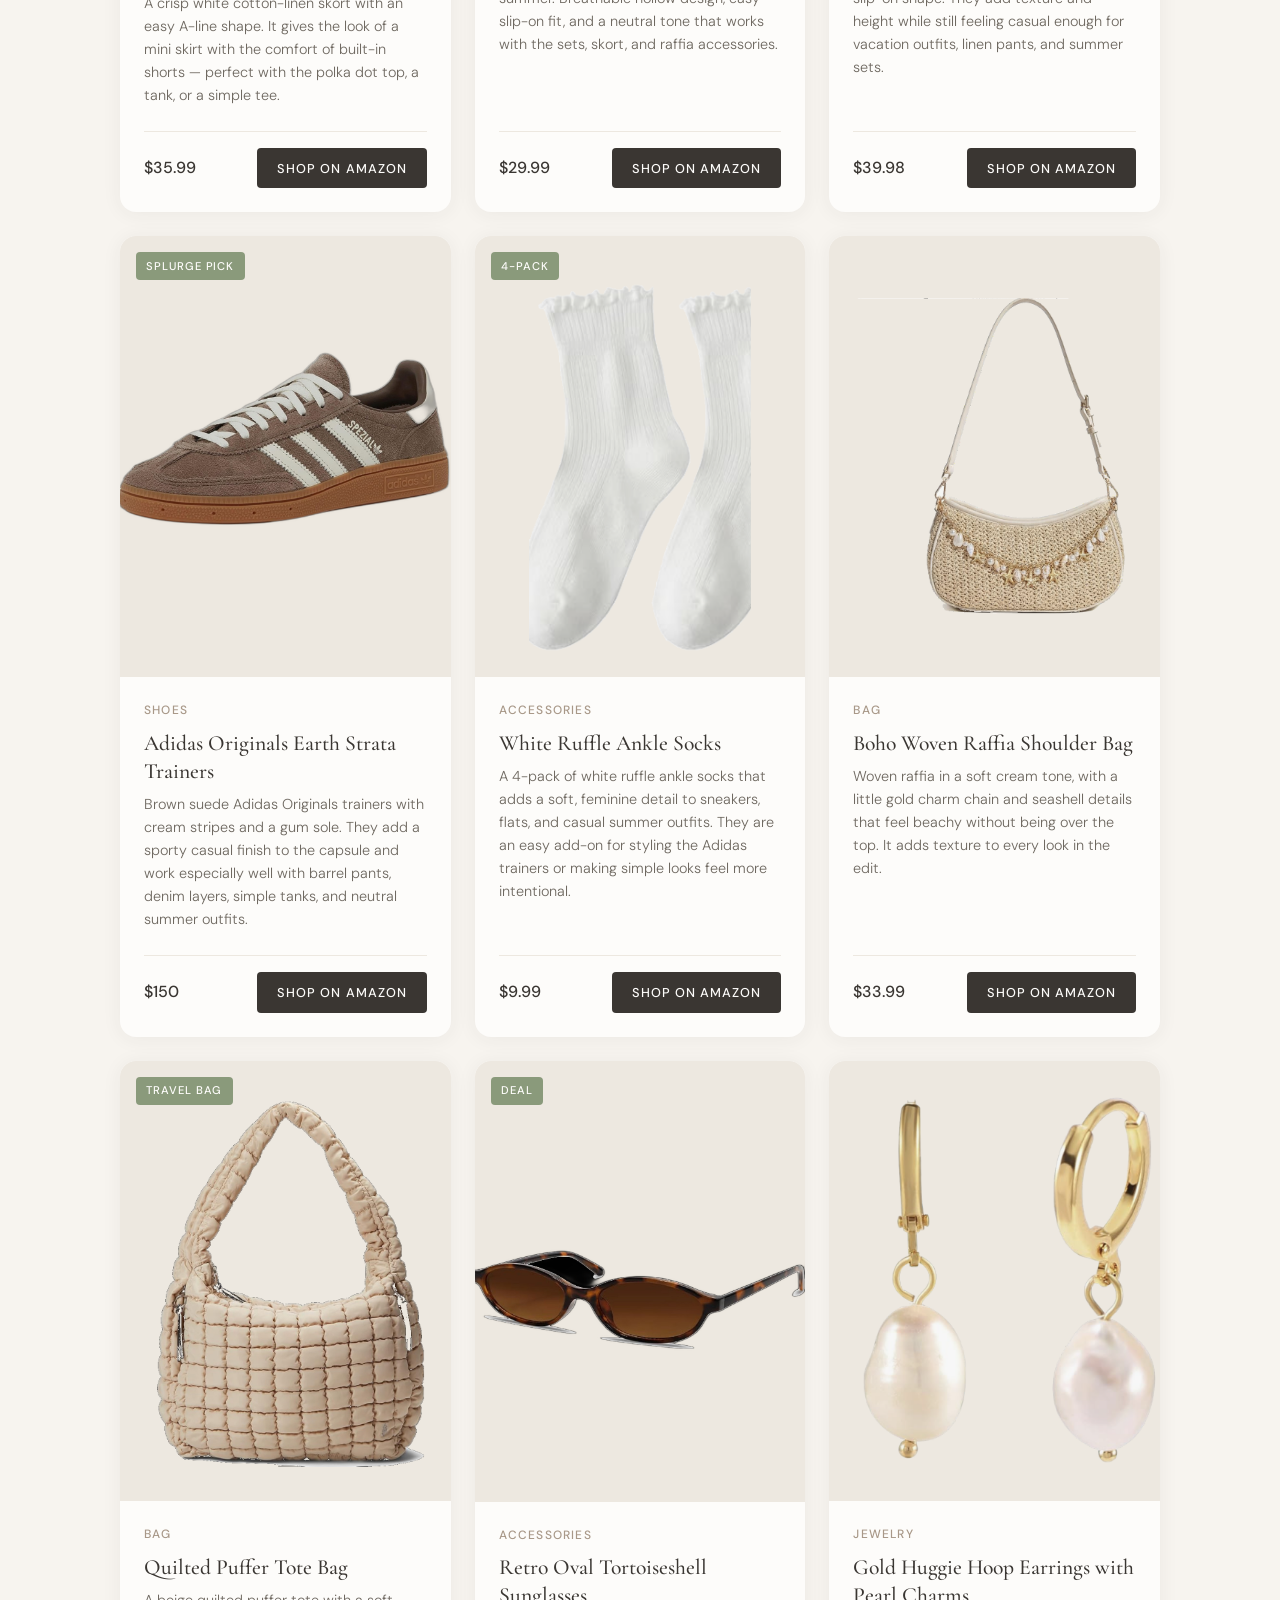
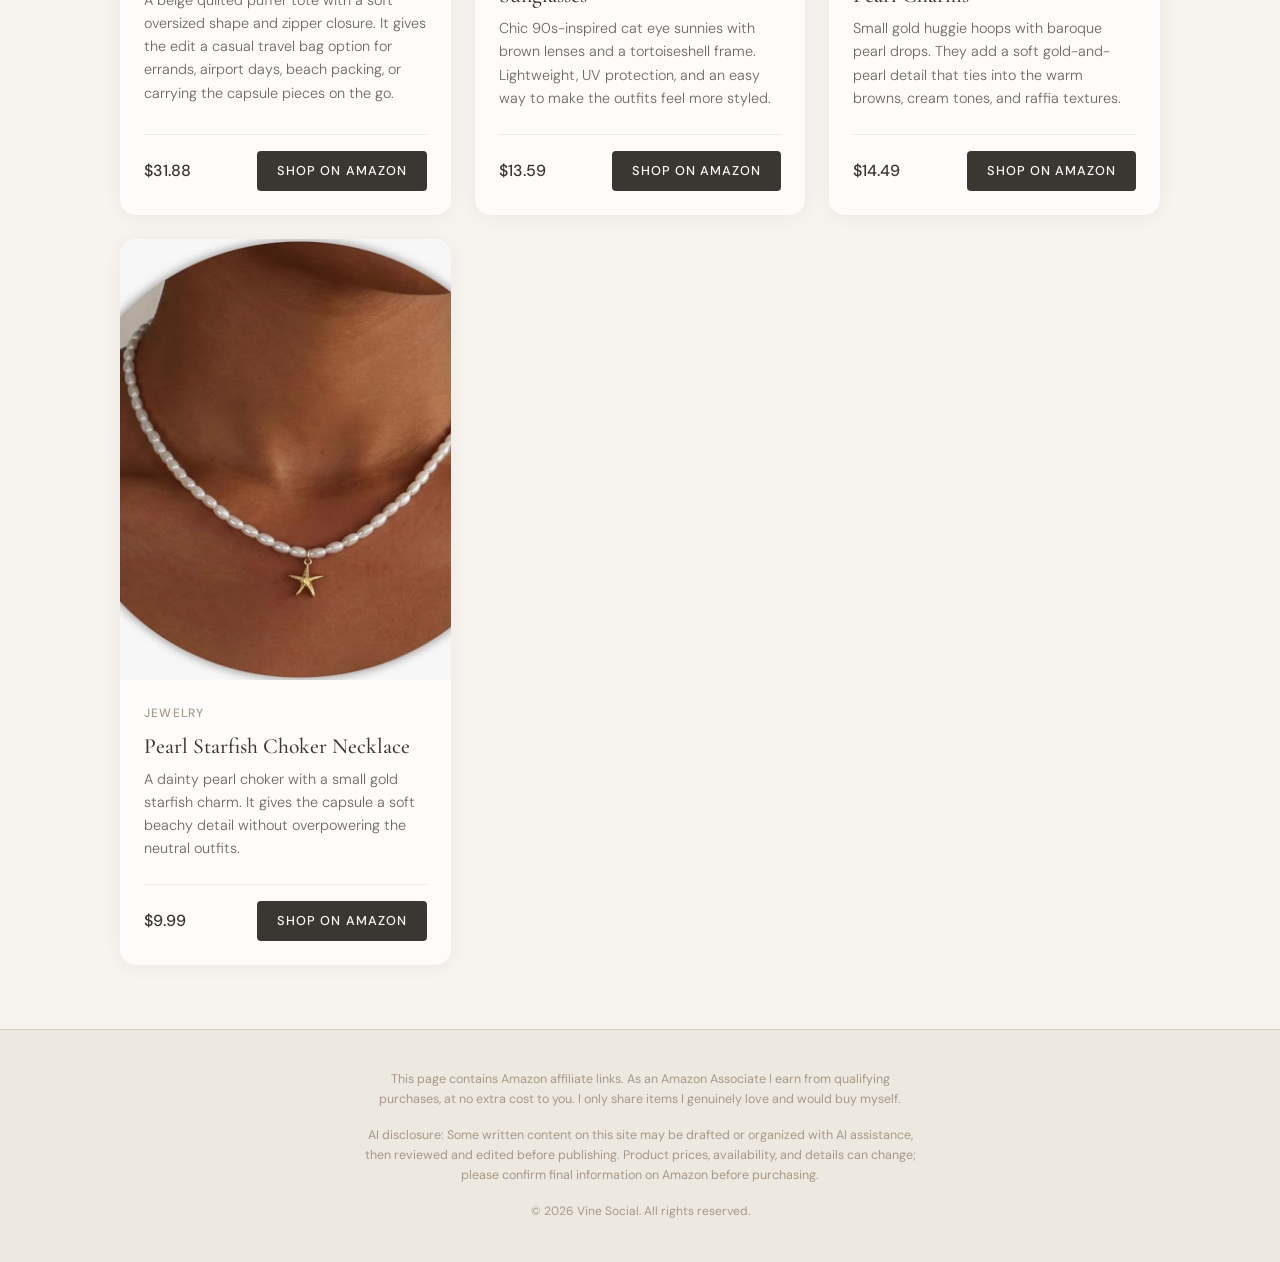
<file: linen-pants-summer-outfit-casual/index.html>
<!DOCTYPE html>
<html lang="en">
<head>
  <meta charset="UTF-8">
  <meta name="viewport" content="width=device-width, initial-scale=1.0">
  <title>Linen Pants Summer Outfit Casual — Amazon Neutral Finds</title>
  <meta name="description" content="A casual linen pants summer outfit idea with Amazon white wide leg pants, neutral tops, raffia accessories, flats, and gold jewelry.">

  <!-- Pinterest / social sharing -->
  <meta property="og:type" content="article">
  <meta property="og:title" content="Linen Pants Summer Outfit Casual — Amazon Neutral Finds">
  <meta property="og:description" content="A casual linen pants summer outfit idea with Amazon white wide leg pants, neutral tops, raffia accessories, flats, and gold jewelry.">
  <meta property="og:image" content="/images/white-linen-pants.png">
  <meta name="p:domain_verify" content="4b321b1b33fb1010955bd7763c6c0ed1">
  <meta name="pinterest-rich-pin" content="false">

  <link rel="preconnect" href="https://fonts.googleapis.com">
  <link rel="preconnect" href="https://fonts.gstatic.com" crossorigin>
  <link href="https://fonts.googleapis.com/css2?family=Cormorant+Garamond:ital,wght@0,400;0,500;0,600;1,400&family=DM+Sans:ital,opsz,wght@0,9..40,300;0,9..40,400;0,9..40,500;1,9..40,300&display=swap" rel="stylesheet">
  <link rel="stylesheet" href="/styles.css">
  
  <!-- Vercel Web Analytics -->
  <script defer src="https://cdn.vercel-insights.com/v1/script.js"></script>
</head>
<body>
  <main>
    <section class="hero">
      <div class="container hero-inner">
        <p class="hero-eyebrow" id="hero-eyebrow">Amazon Finds</p>
        <h1 class="hero-title" id="hero-title">Linen Pants Summer Outfit Casual</h1>
        <p class="hero-lead" id="hero-lead"></p>
        <p class="hero-meta" id="hero-meta"></p>
      </div>
    </section>

    <article class="blog container" id="blog">
      <div class="blog-inner" id="blog-content">
        <!-- Blog rendered by app.js -->
      </div>
    </article>

    <section class="collection" id="collection">
      <div class="container">
        <div class="collection-header">
          <h2 id="shop-heading">Shop the Linen Pants Outfit</h2>
          <p class="collection-subheading" id="shop-subheading">Start with white wide leg pants, then add neutral tops and summer accessories</p>
        </div>
        <div id="looks-container">
          <!-- Finds rendered by app.js -->
        </div>
      </div>
    </section>
  </main>

  <footer class="site-footer">
    <div class="container footer-inner">
      <p class="disclosure">
        This page contains Amazon affiliate links. As an Amazon Associate I earn from qualifying purchases,
        at no extra cost to you. I only share items I genuinely love and would buy myself.
      </p>
      <p class="disclosure">
        AI disclosure: Some written content on this site may be drafted or organized with AI assistance,
        then reviewed and edited before publishing. Product prices, availability, and details can change;
        please confirm final information on Amazon before purchasing.
      </p>
      <p class="copyright">&copy; <span id="year"></span> <span id="footer-site-name">Vine Social</span>. All rights reserved.</p>
    </div>
  </footer>

  <script src="/linen-pants-summer-outfit-casual/items.js"></script>
  <script src="/renderer.js"></script>
  <script src="/app.js"></script>
</body>
</html>
</file>
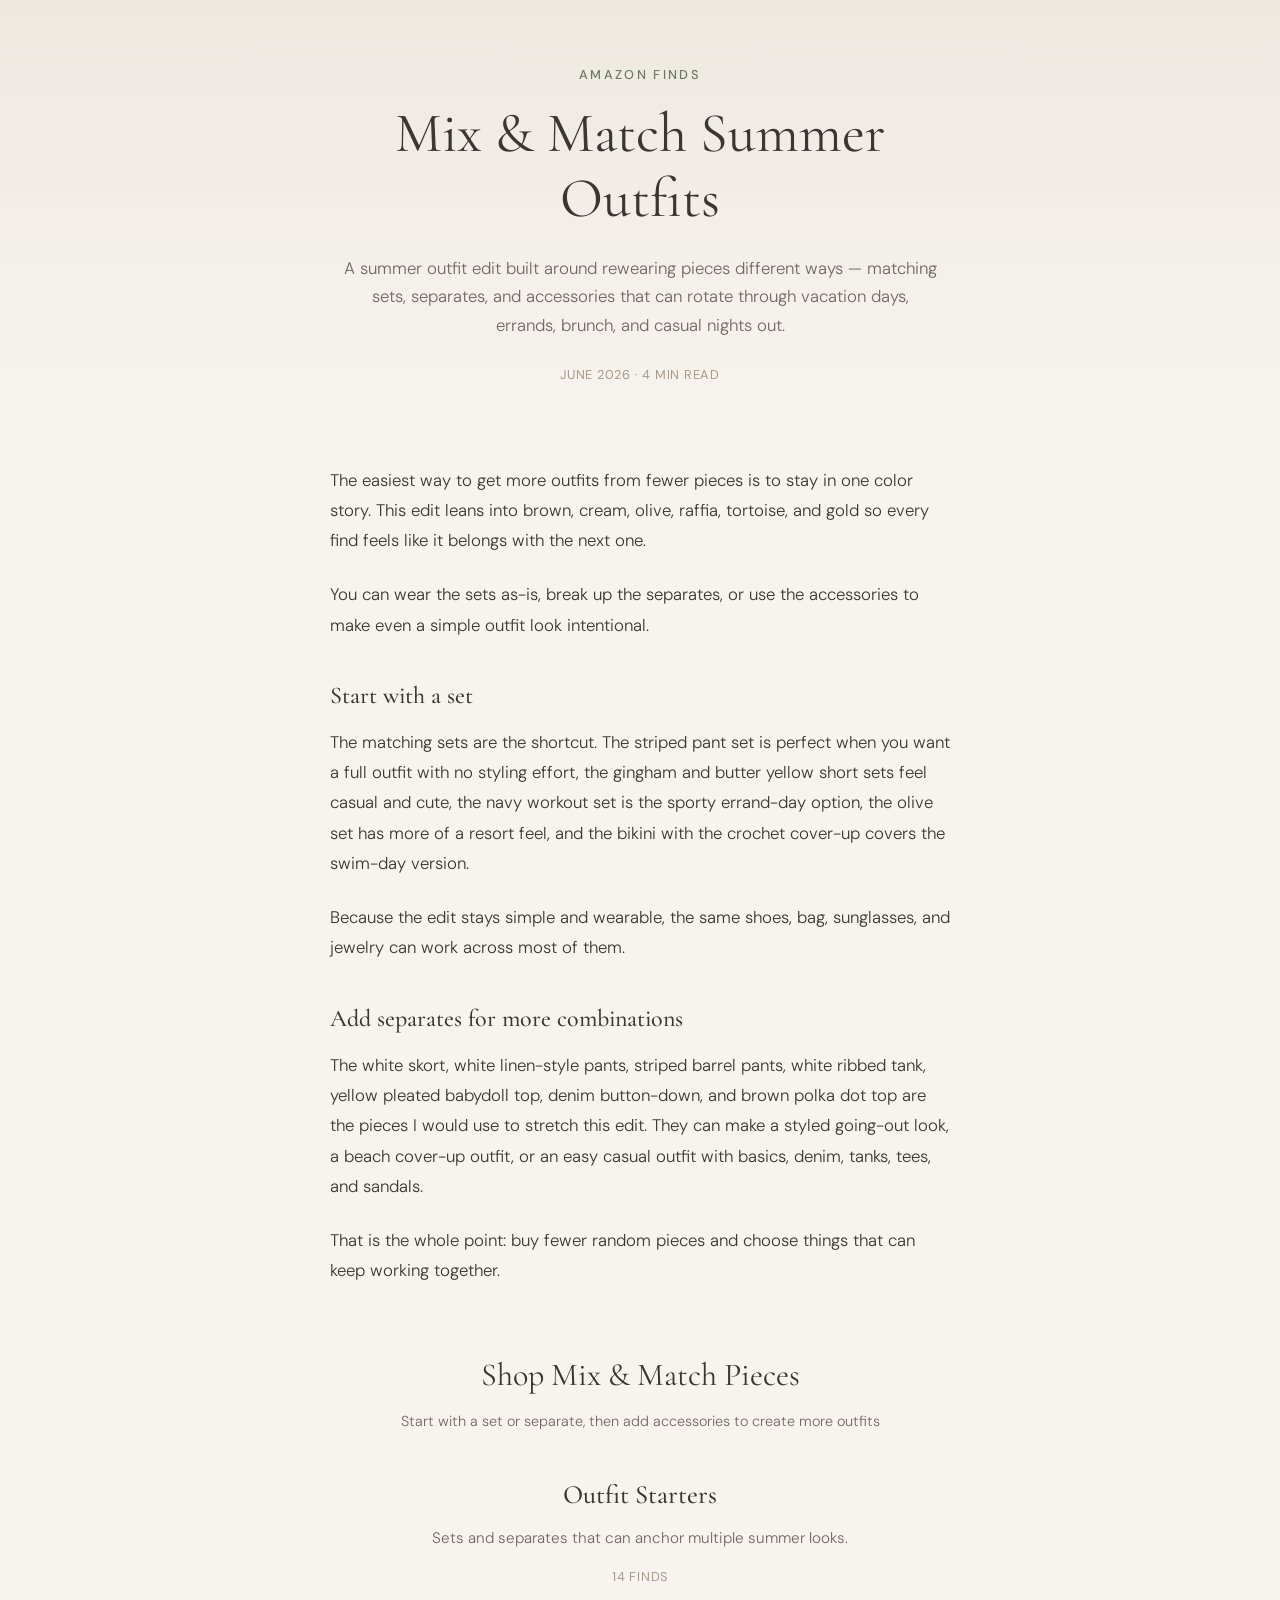
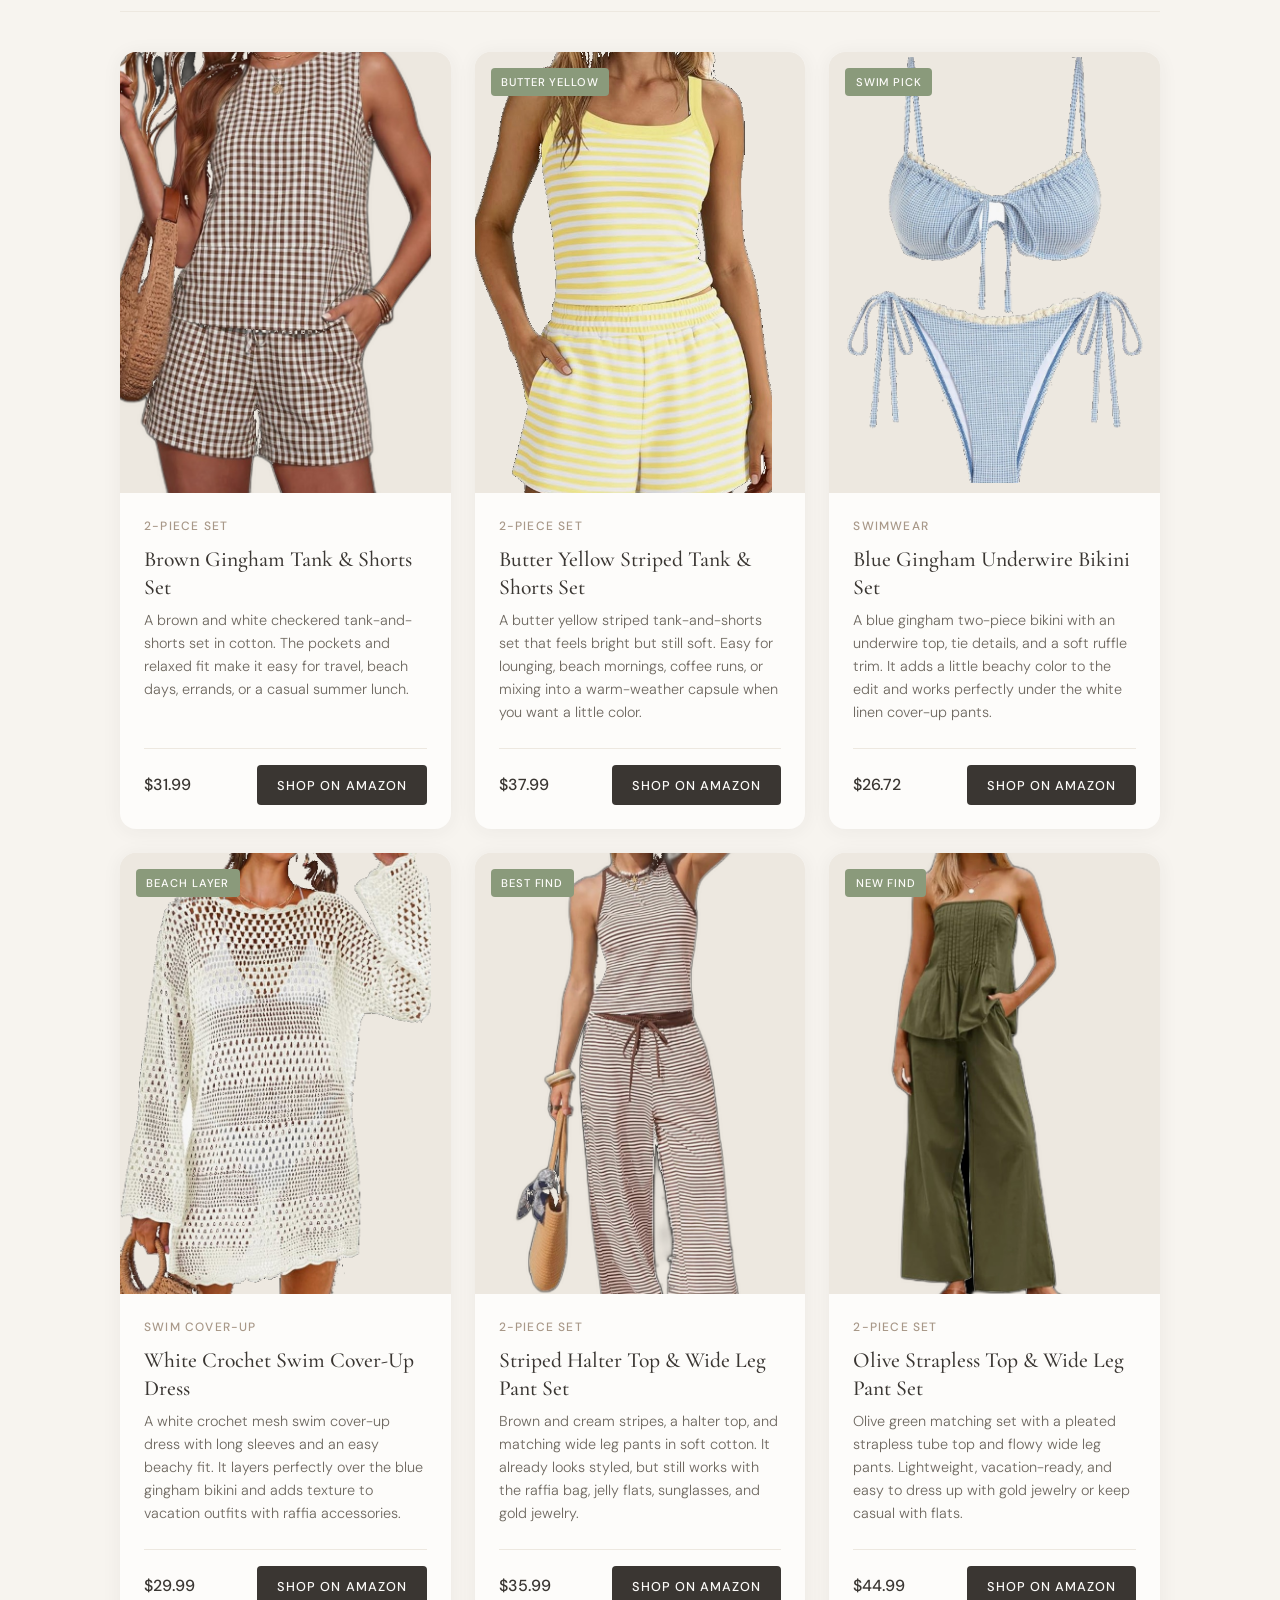
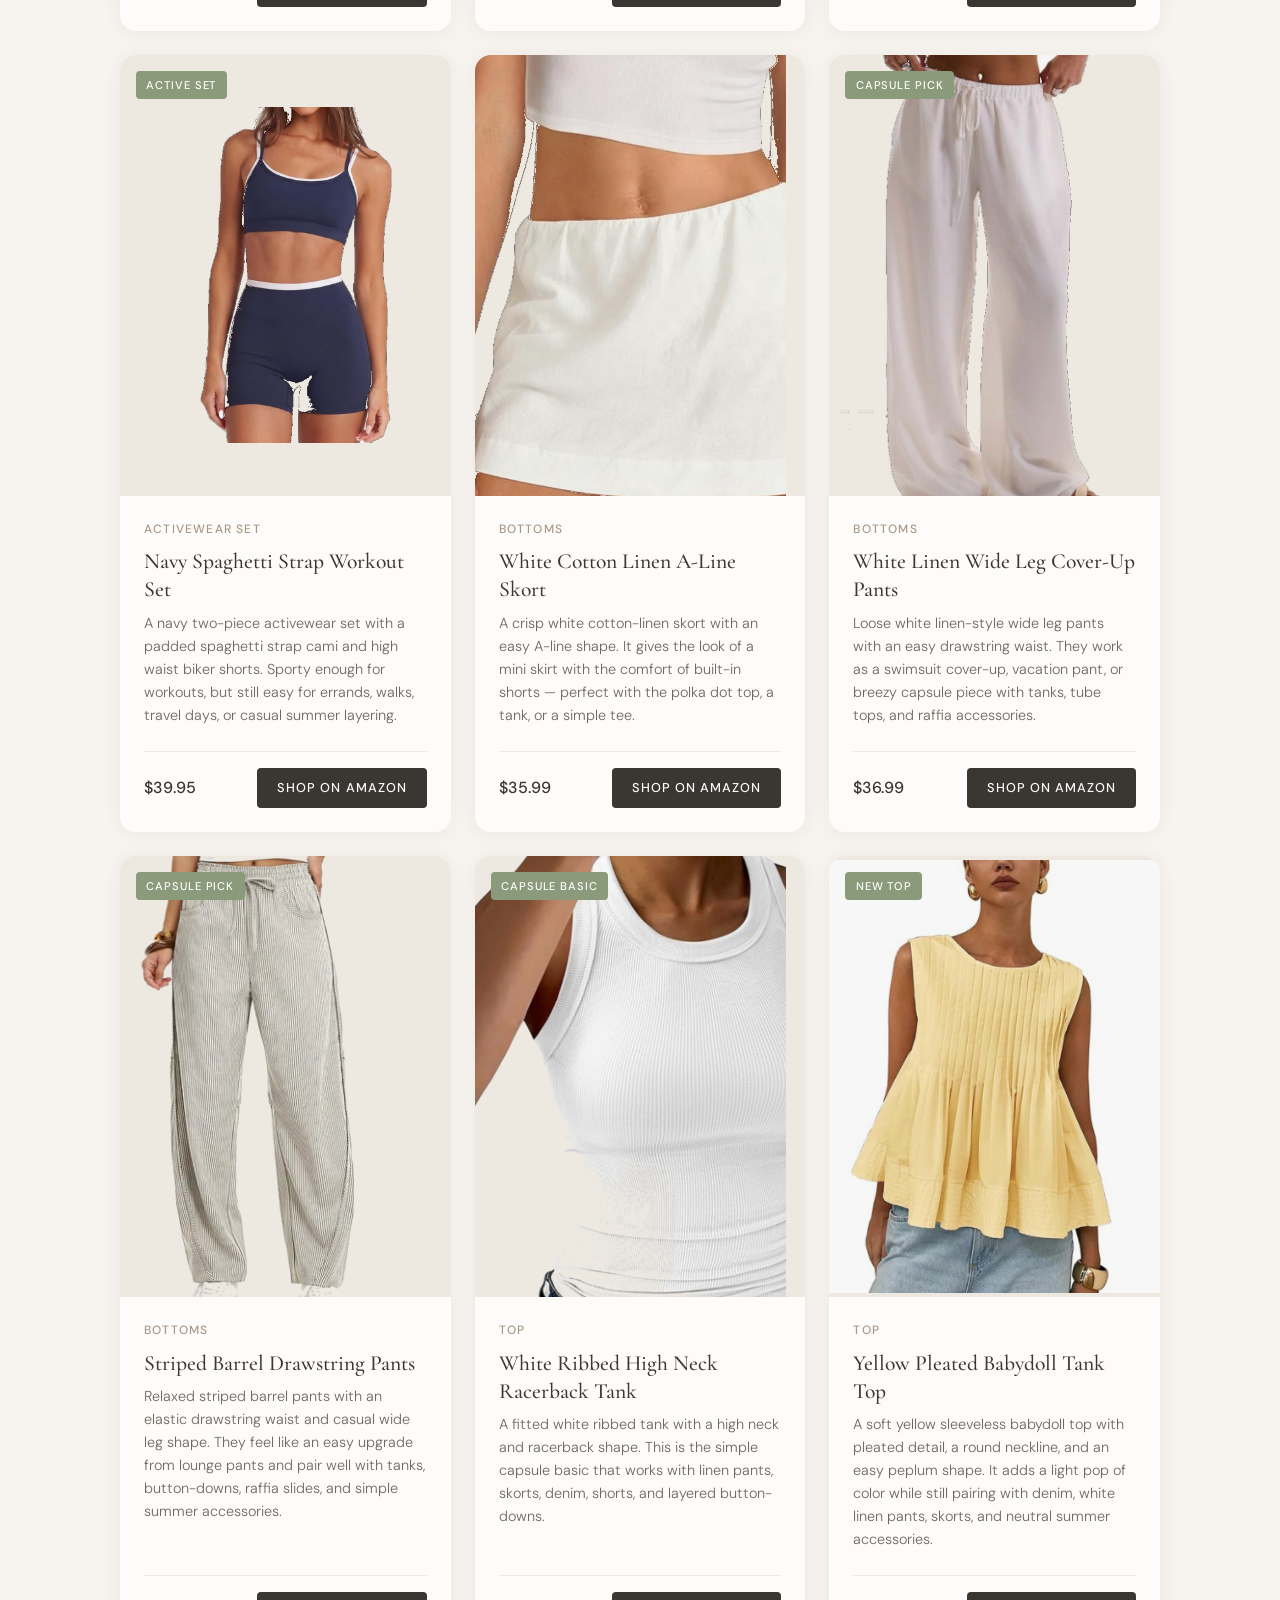
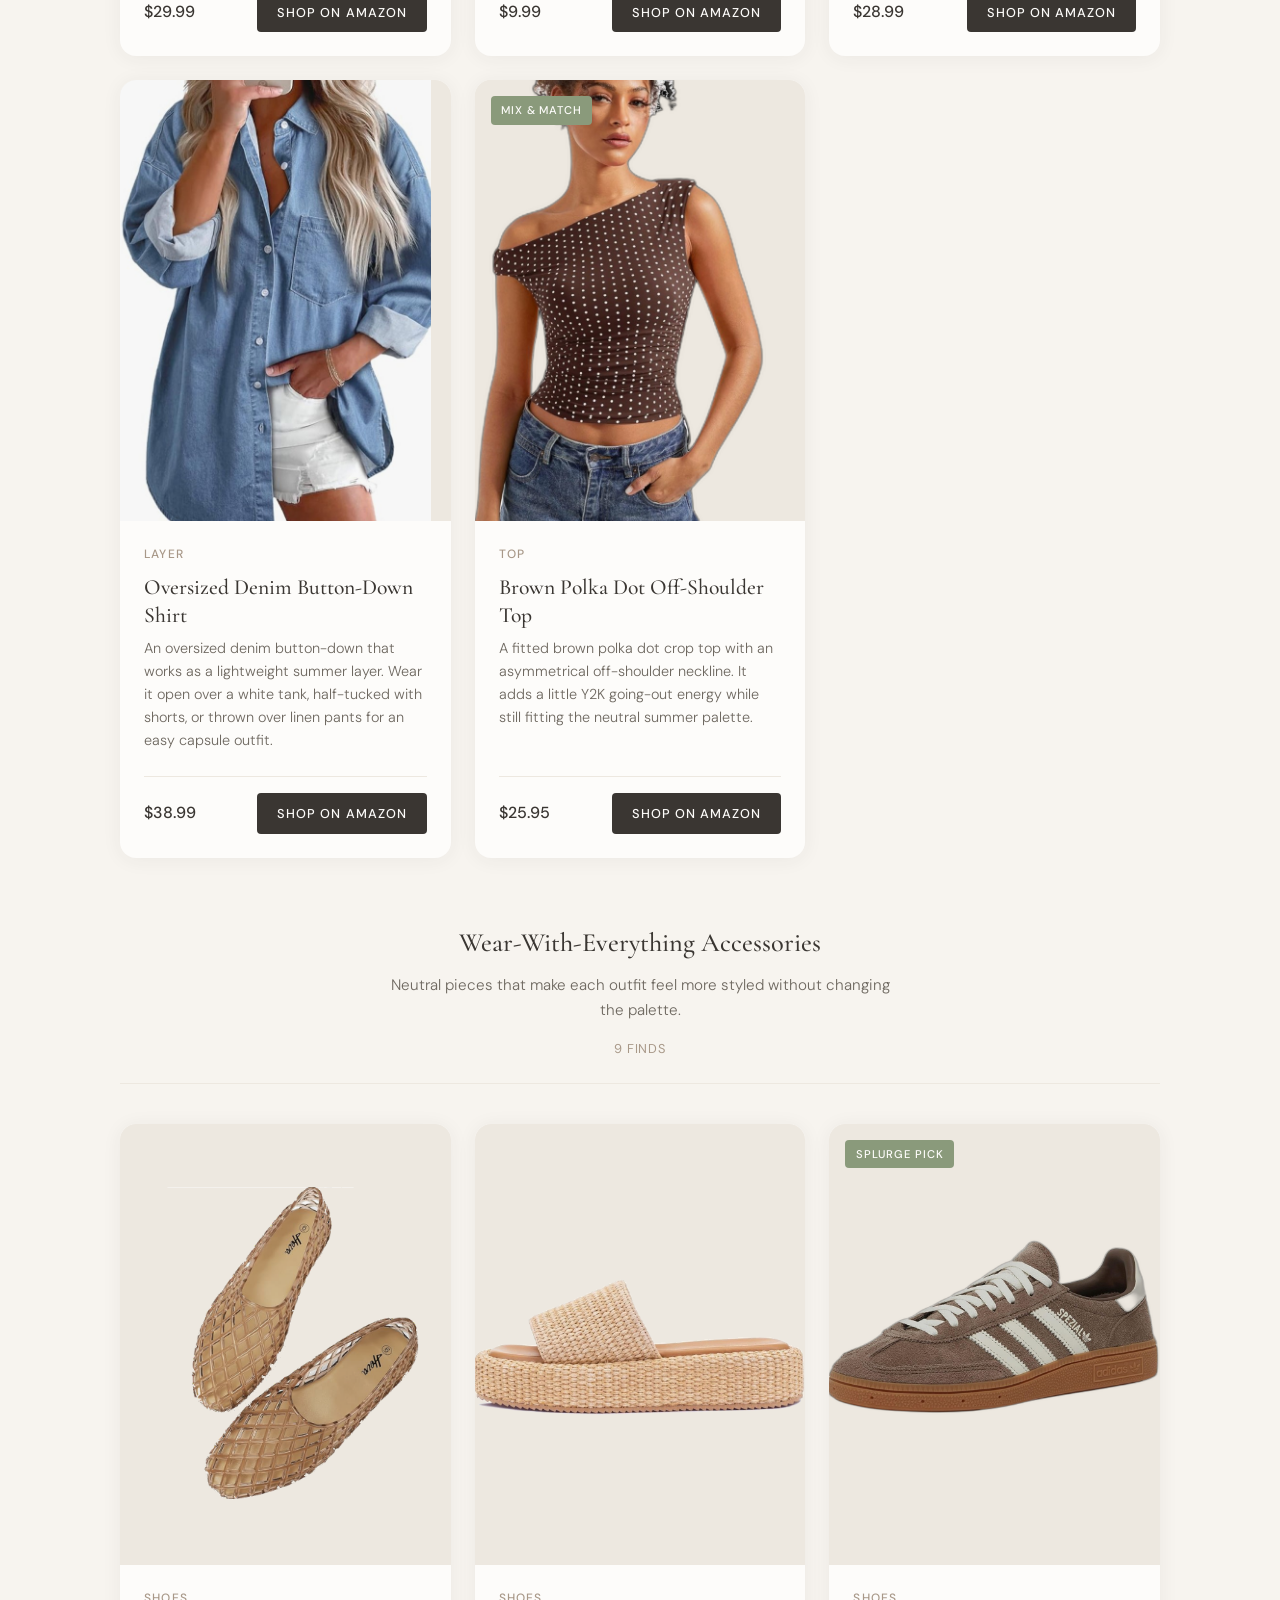
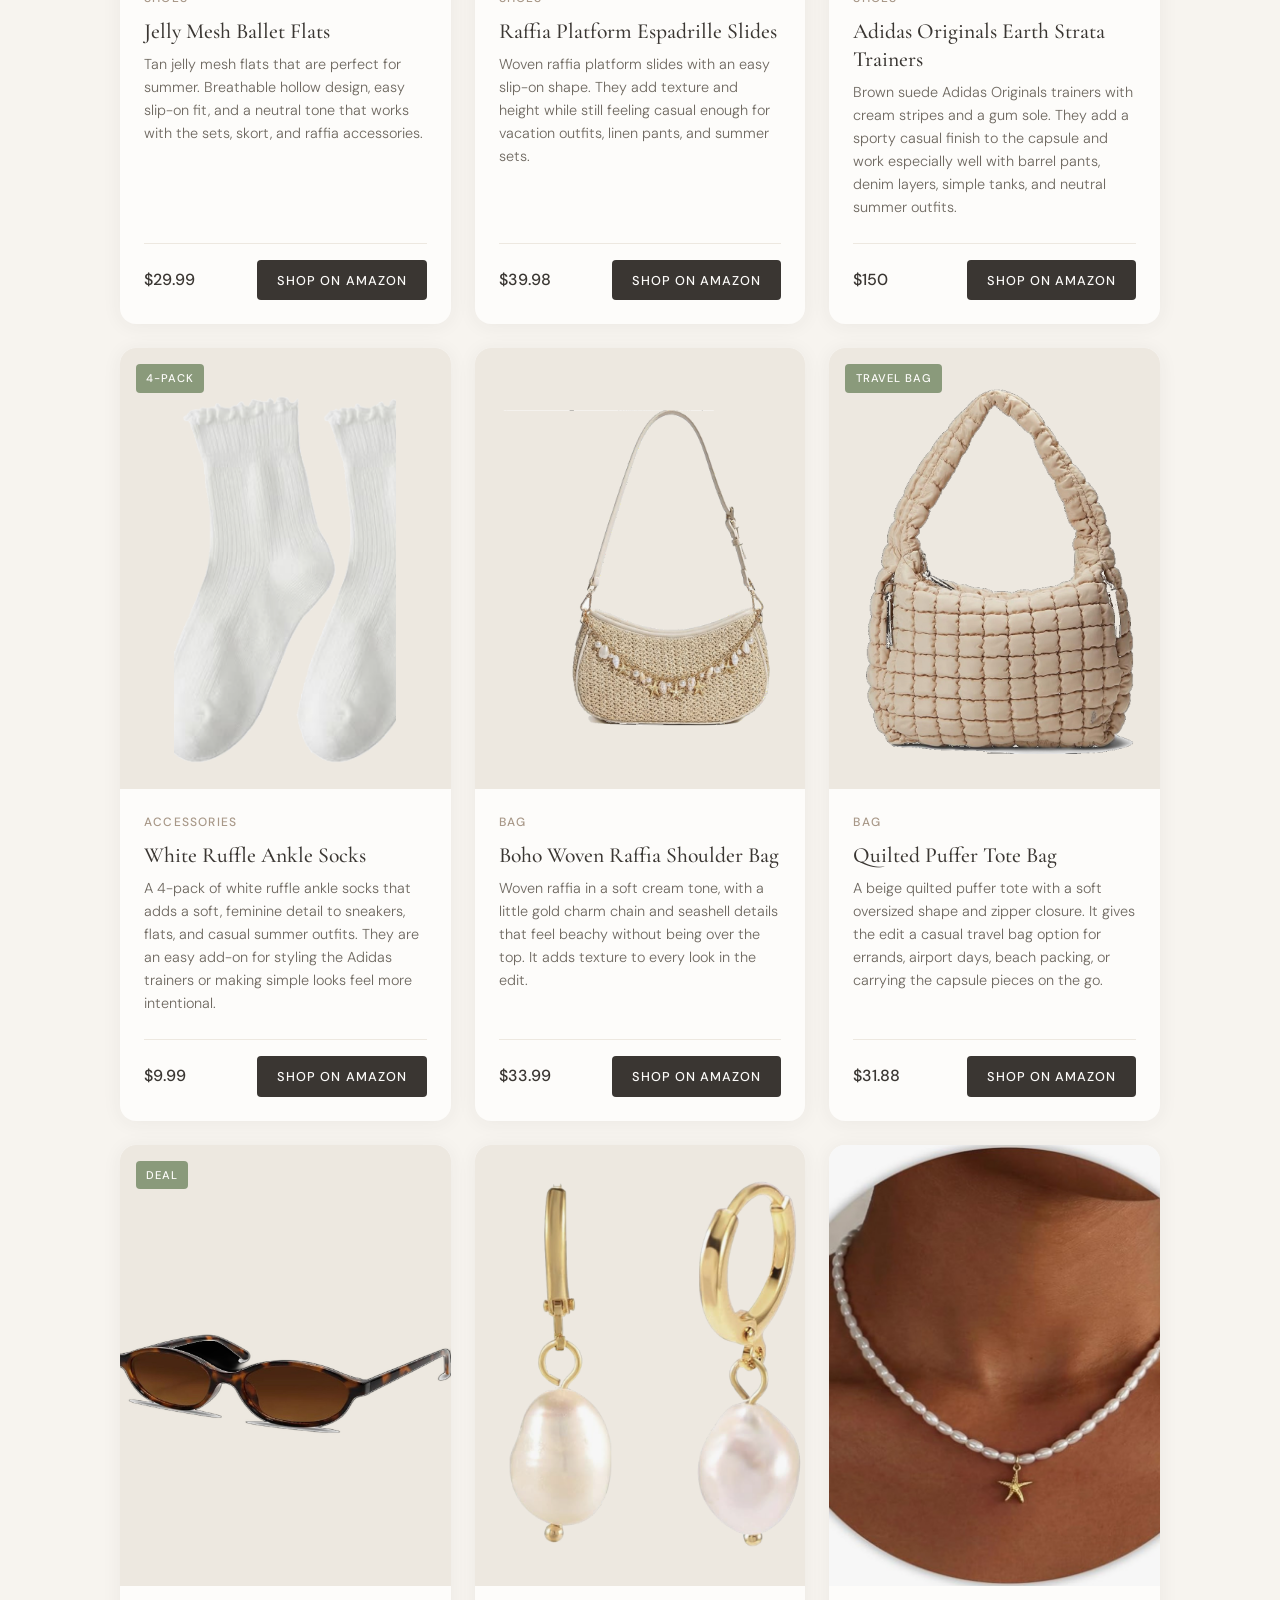
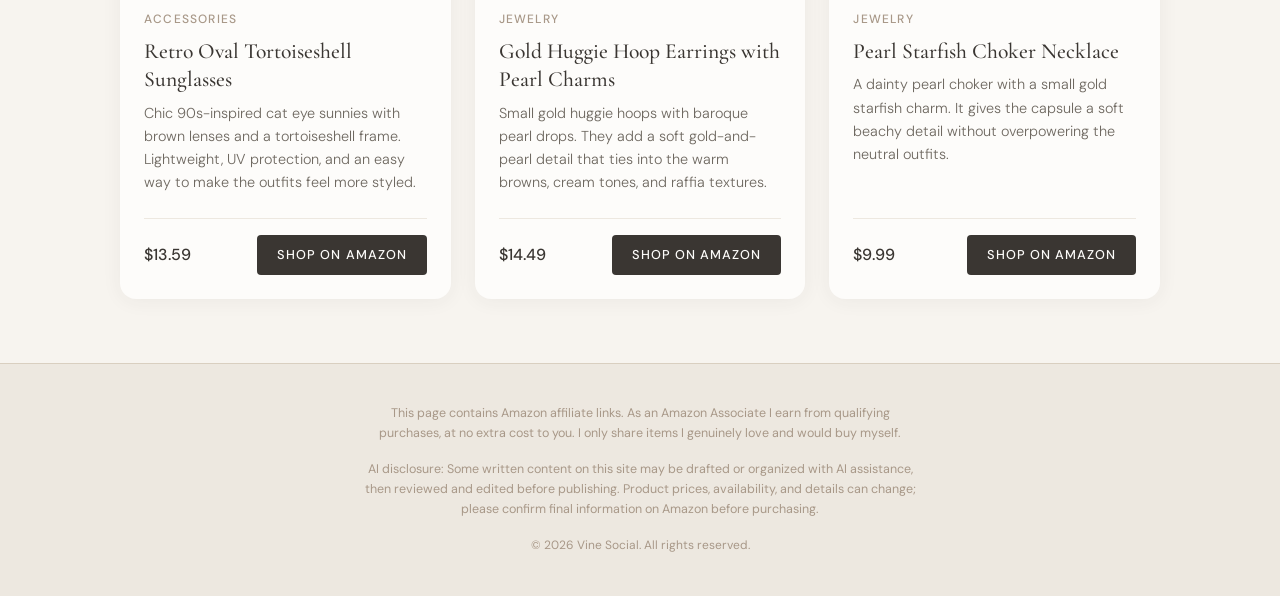
<file: mix-and-match-summer-outfits/index.html>
<!DOCTYPE html>
<html lang="en">
<head>
  <meta charset="UTF-8">
  <meta name="viewport" content="width=device-width, initial-scale=1.0">
  <title>Mix &amp; Match Summer Outfits — Amazon Fashion Finds</title>
  <meta name="description" content="Amazon summer pieces that work together across multiple outfits, from matching sets to neutral accessories.">

  <!-- Pinterest / social sharing -->
  <meta property="og:type" content="article">
  <meta property="og:title" content="Mix &amp; Match Summer Outfits — Amazon Fashion Finds">
  <meta property="og:description" content="Amazon summer pieces that work together across multiple outfits, from matching sets to neutral accessories.">
  <meta property="og:image" content="/images/checkered-short-set.png">
  <meta name="p:domain_verify" content="4b321b1b33fb1010955bd7763c6c0ed1">
  <meta name="pinterest-rich-pin" content="false">

  <link rel="preconnect" href="https://fonts.googleapis.com">
  <link rel="preconnect" href="https://fonts.gstatic.com" crossorigin>
  <link href="https://fonts.googleapis.com/css2?family=Cormorant+Garamond:ital,wght@0,400;0,500;0,600;1,400&family=DM+Sans:ital,opsz,wght@0,9..40,300;0,9..40,400;0,9..40,500;1,9..40,300&display=swap" rel="stylesheet">
  <link rel="stylesheet" href="/styles.css">
  
  <!-- Vercel Web Analytics -->
  <script defer src="https://cdn.vercel-insights.com/v1/script.js"></script>
</head>
<body>
  <main>
    <section class="hero">
      <div class="container hero-inner">
        <p class="hero-eyebrow" id="hero-eyebrow">Amazon Finds</p>
        <h1 class="hero-title" id="hero-title">Mix &amp; Match Summer Outfits</h1>
        <p class="hero-lead" id="hero-lead"></p>
        <p class="hero-meta" id="hero-meta"></p>
      </div>
    </section>

    <article class="blog container" id="blog">
      <div class="blog-inner" id="blog-content">
        <!-- Blog rendered by app.js -->
      </div>
    </article>

    <section class="collection" id="collection">
      <div class="container">
        <div class="collection-header">
          <h2 id="shop-heading">Shop Mix &amp; Match Pieces</h2>
          <p class="collection-subheading" id="shop-subheading">Start with a set or separate, then add accessories to create more outfits</p>
        </div>
        <div id="looks-container">
          <!-- Finds rendered by app.js -->
        </div>
      </div>
    </section>
  </main>

  <footer class="site-footer">
    <div class="container footer-inner">
      <p class="disclosure">
        This page contains Amazon affiliate links. As an Amazon Associate I earn from qualifying purchases,
        at no extra cost to you. I only share items I genuinely love and would buy myself.
      </p>
      <p class="disclosure">
        AI disclosure: Some written content on this site may be drafted or organized with AI assistance,
        then reviewed and edited before publishing. Product prices, availability, and details can change;
        please confirm final information on Amazon before purchasing.
      </p>
      <p class="copyright">&copy; <span id="year"></span> <span id="footer-site-name">Vine Social</span>. All rights reserved.</p>
    </div>
  </footer>

  <script src="/mix-and-match-summer-outfits/items.js"></script>
  <script src="/renderer.js"></script>
  <script src="/app.js"></script>
</body>
</html>
</file>
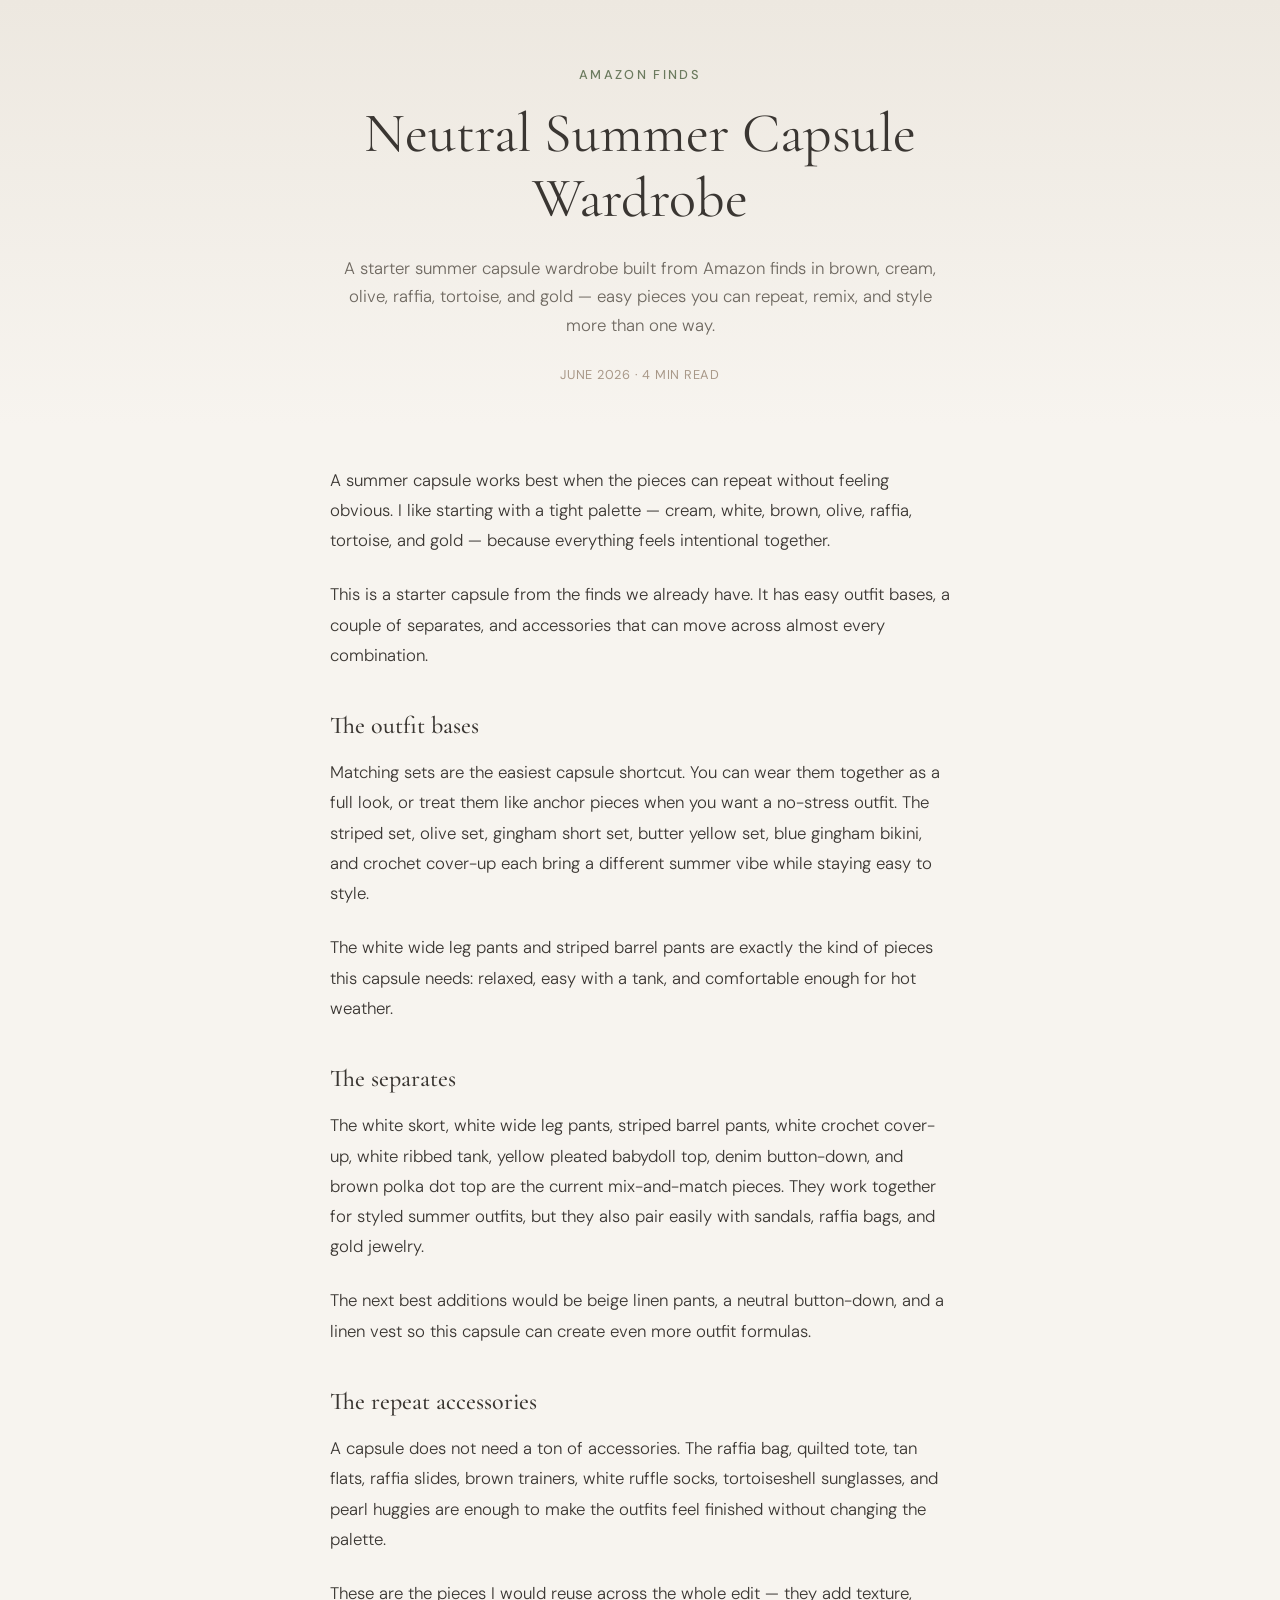
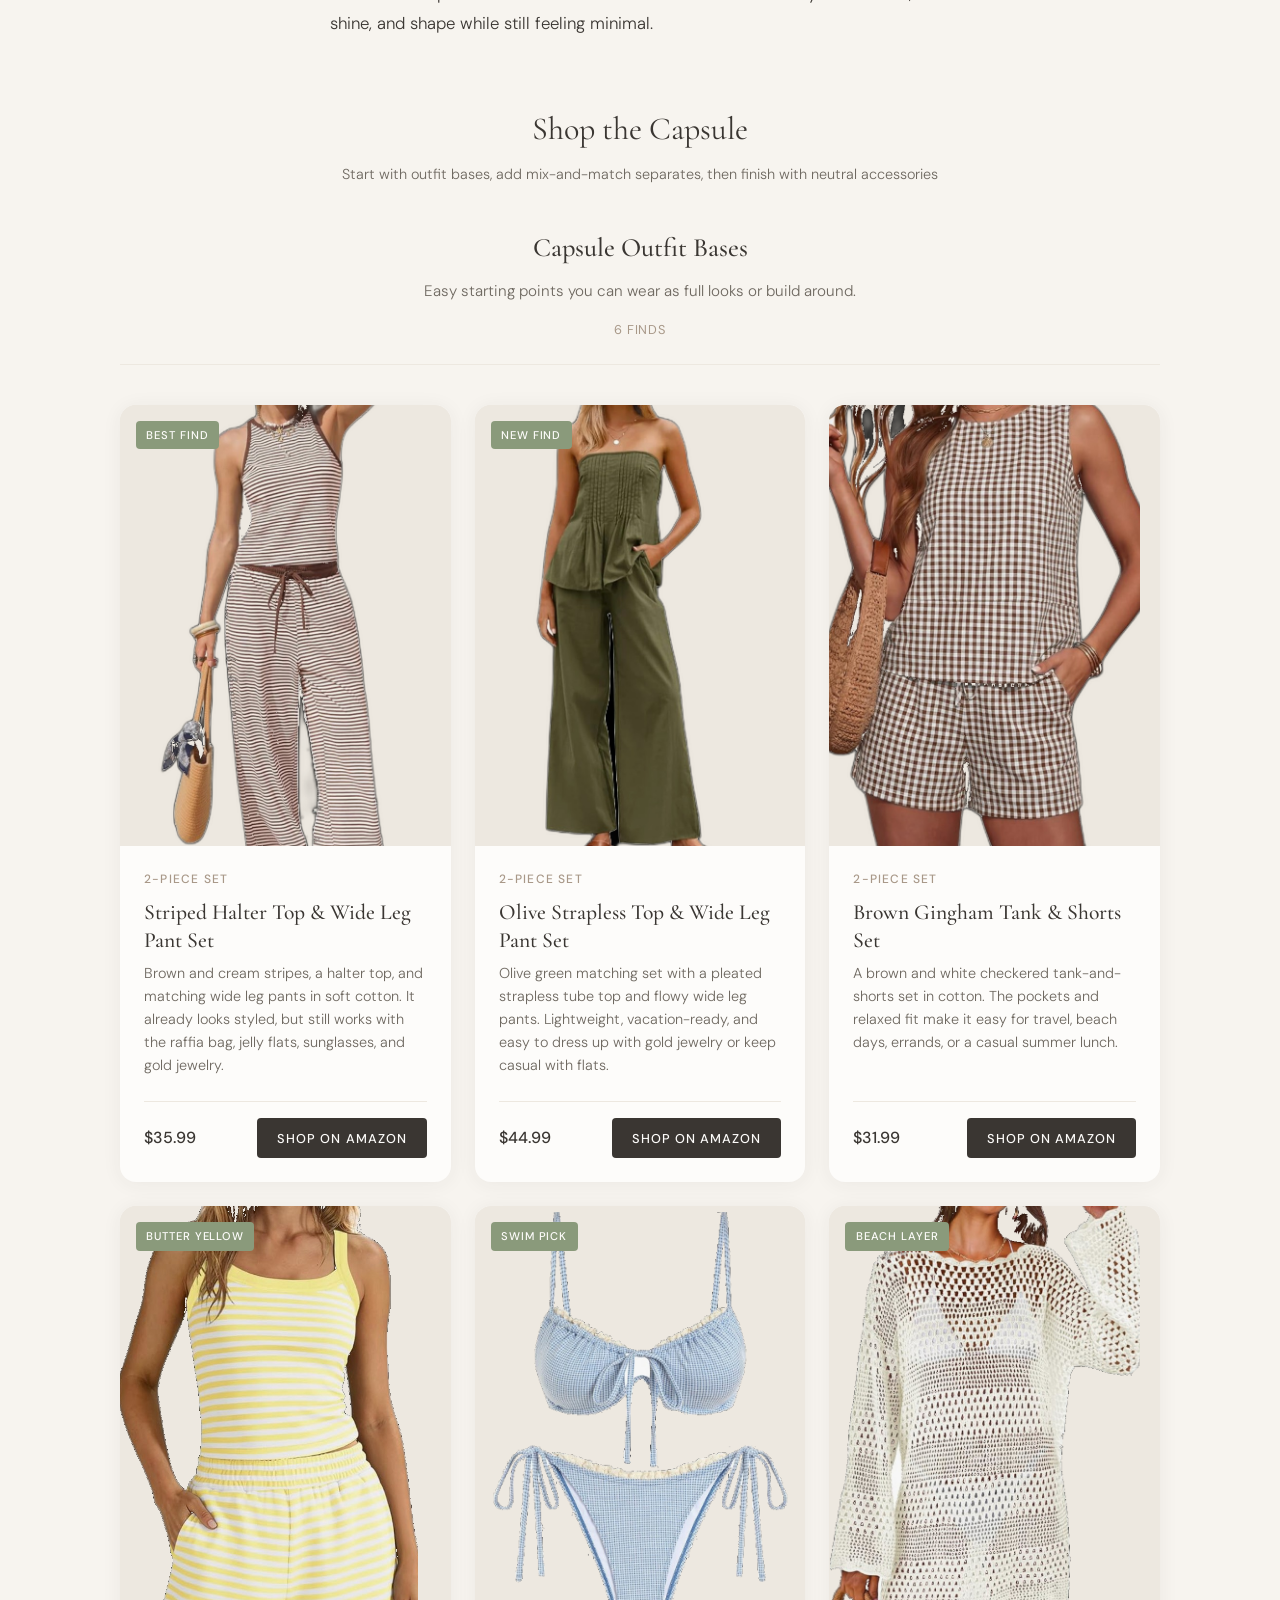
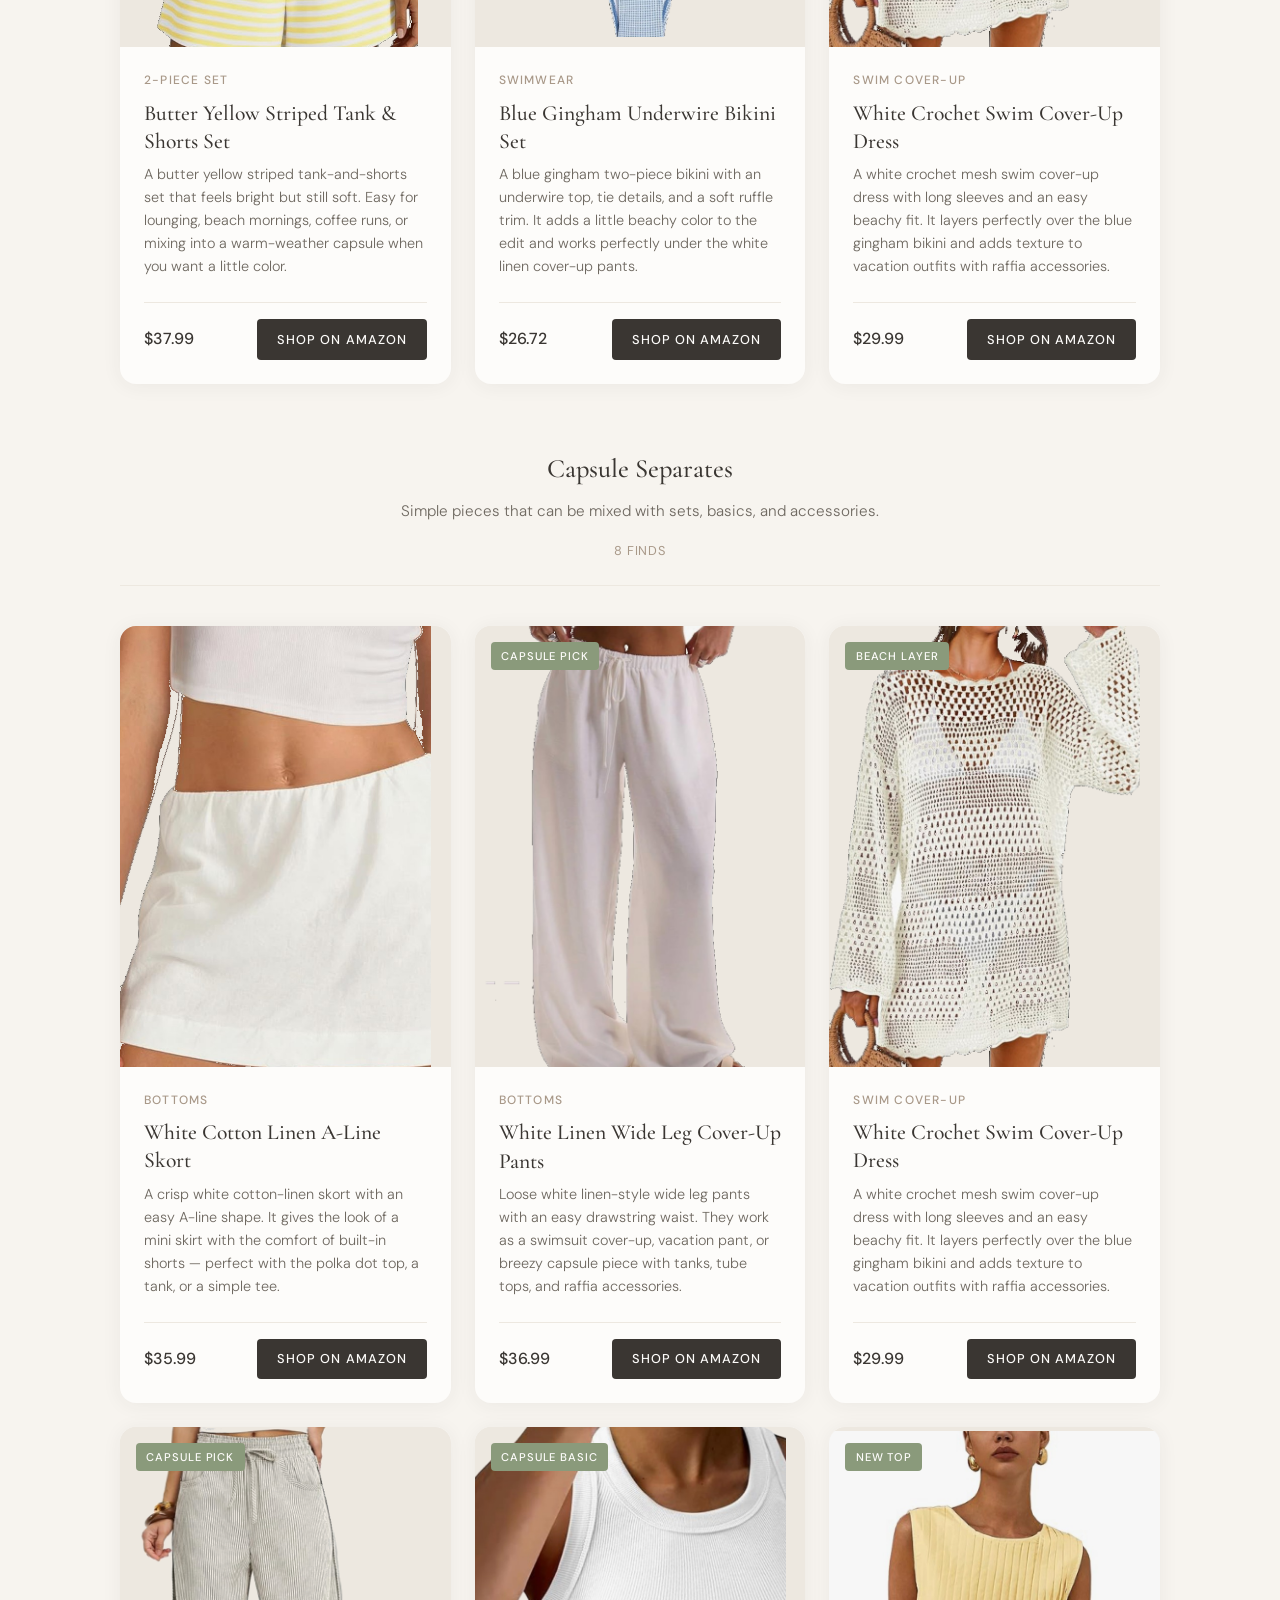
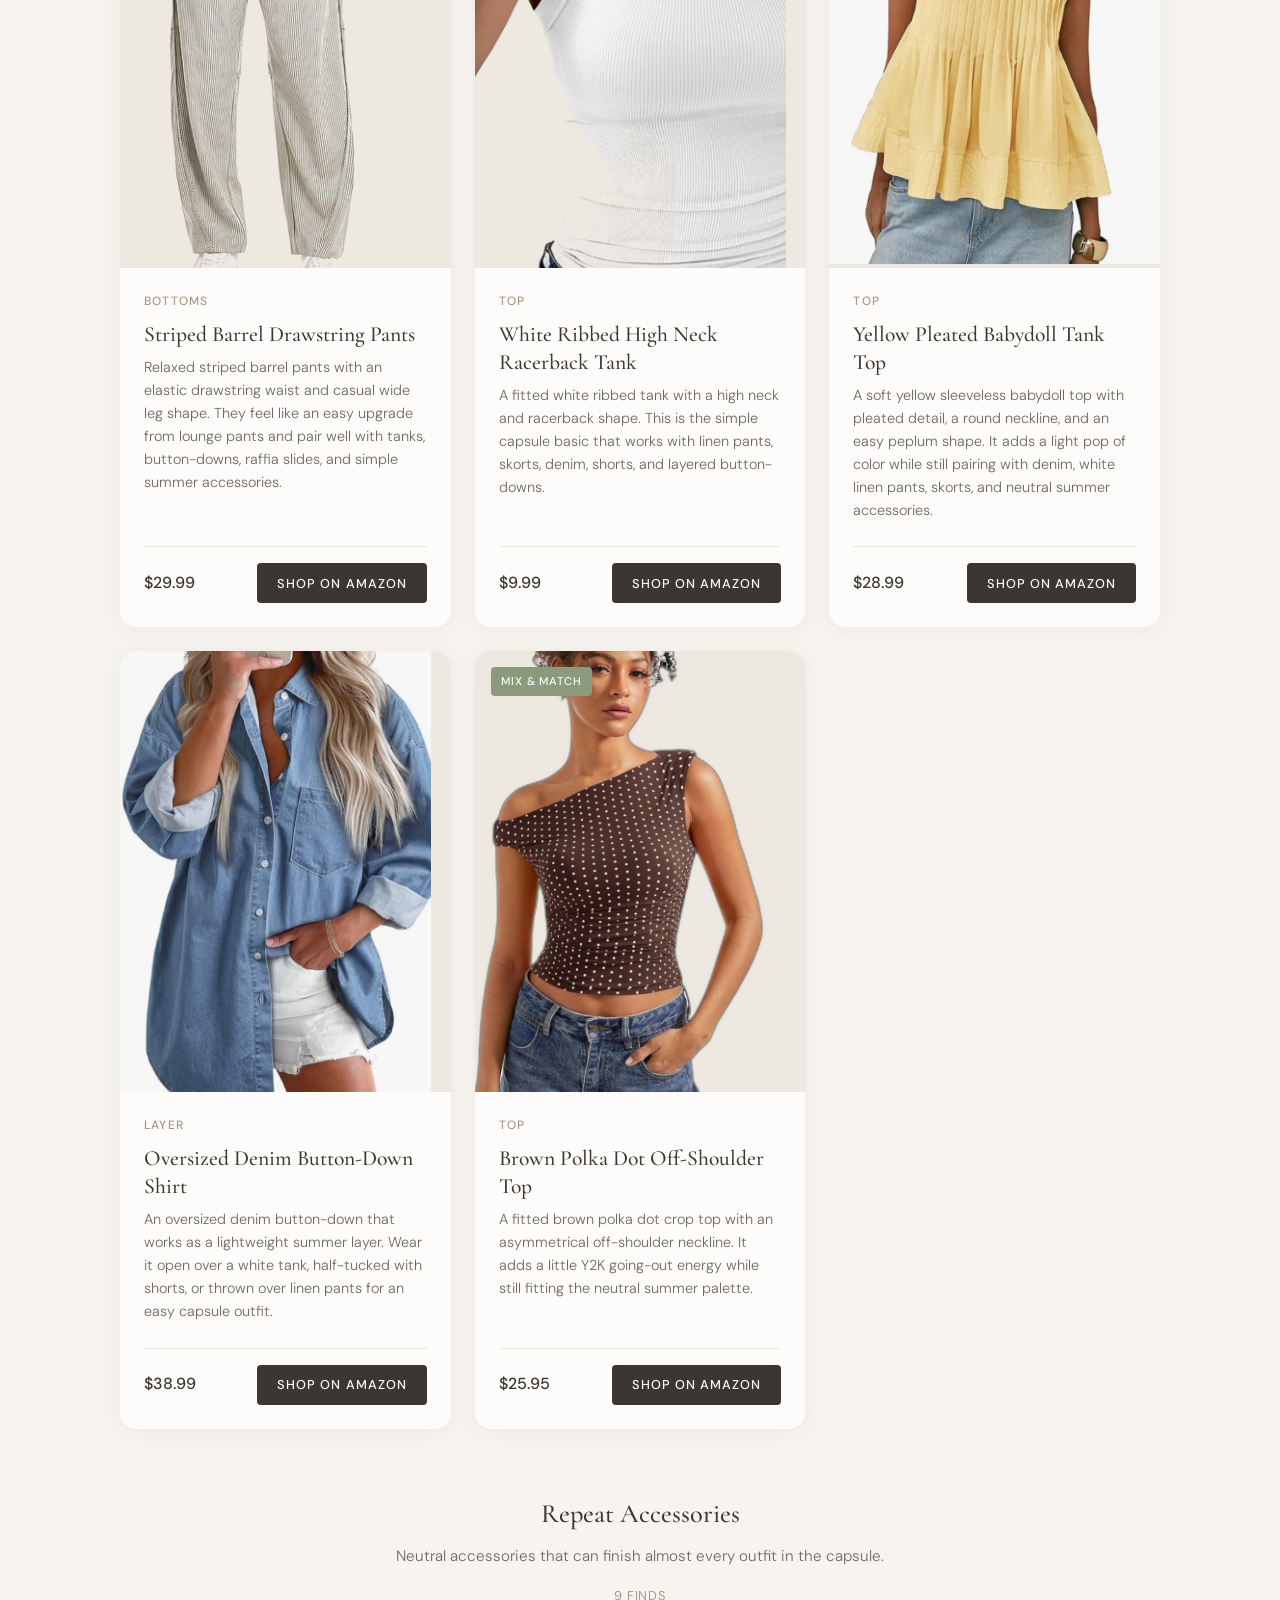
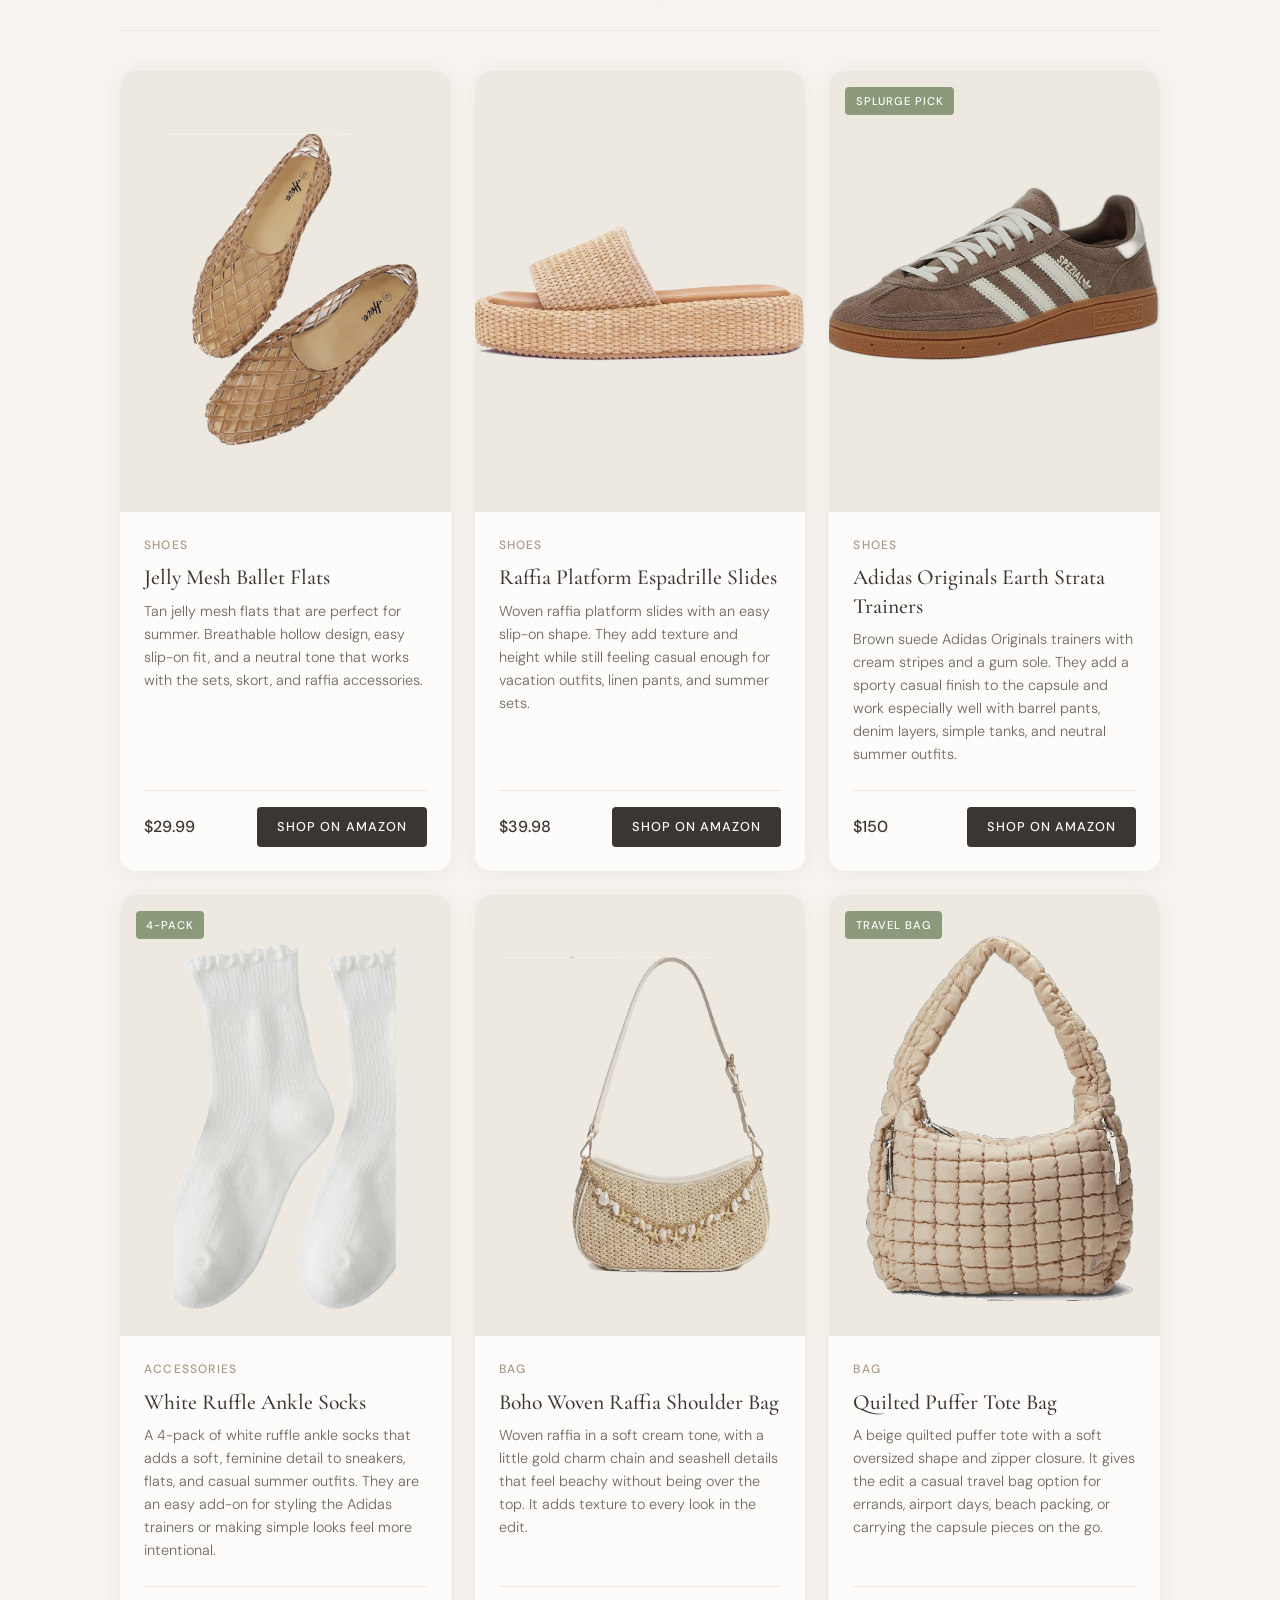
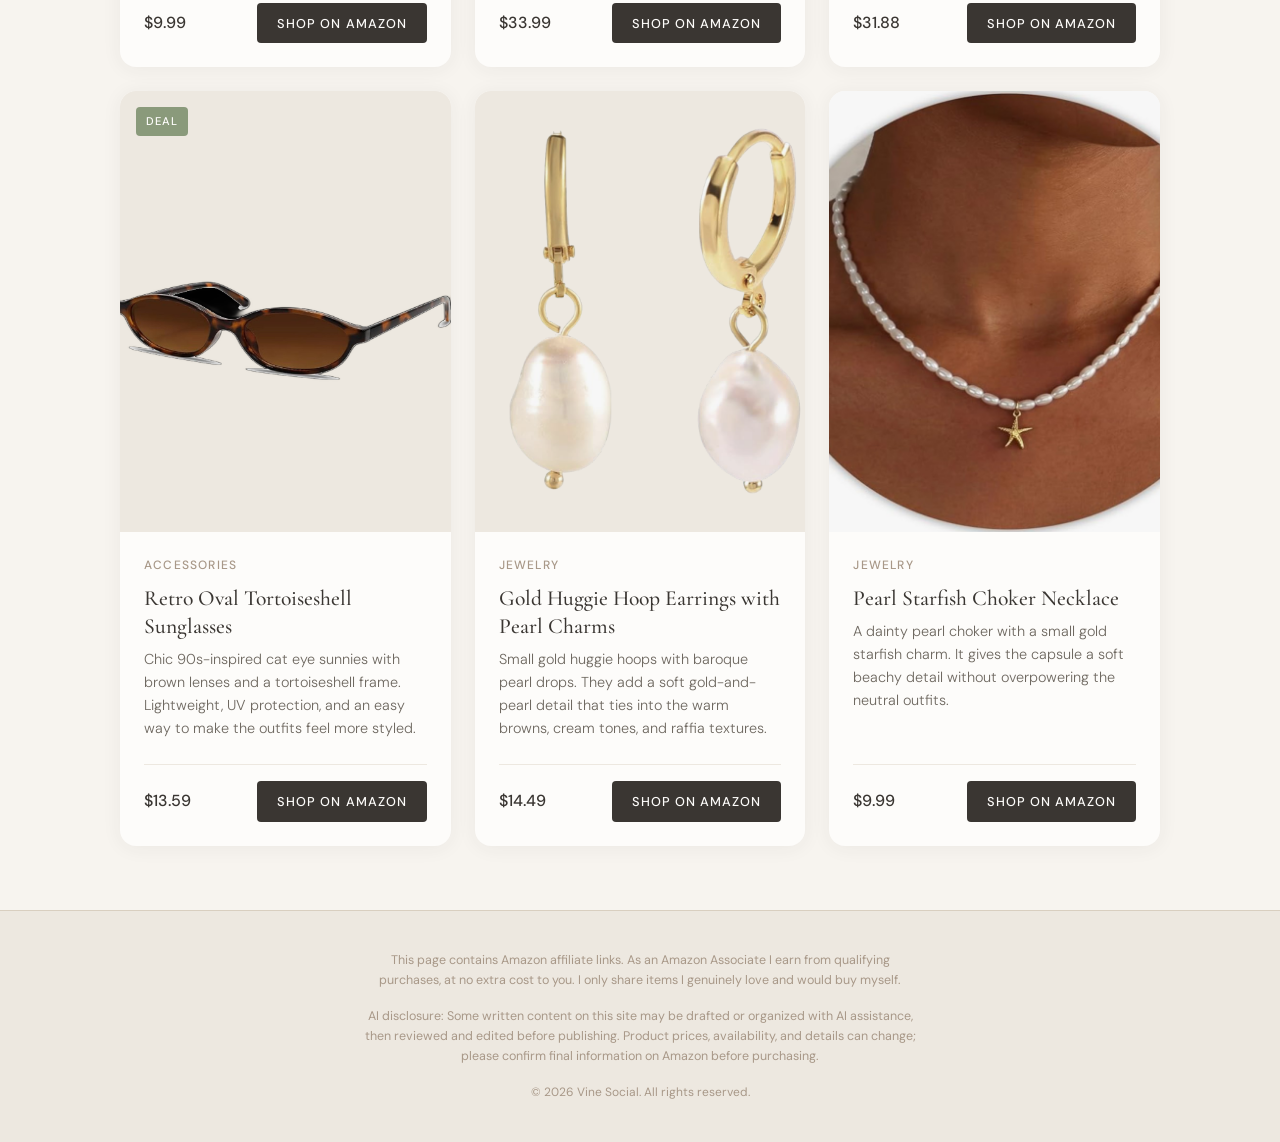
<file: neutral-summer-capsule-wardrobe/index.html>
<!DOCTYPE html>
<html lang="en">
<head>
  <meta charset="UTF-8">
  <meta name="viewport" content="width=device-width, initial-scale=1.0">
  <title>Neutral Summer Capsule Wardrobe — Amazon Outfit Ideas</title>
  <meta name="description" content="A starter neutral summer capsule wardrobe with Amazon matching sets, separates, shoes, bags, and accessories.">

  <!-- Pinterest / social sharing -->
  <meta property="og:type" content="article">
  <meta property="og:title" content="Neutral Summer Capsule Wardrobe — Amazon Outfit Ideas">
  <meta property="og:description" content="A starter neutral summer capsule wardrobe with Amazon matching sets, separates, shoes, bags, and accessories.">
  <meta property="og:image" content="/images/white-linen-skort-v3.png">
  <meta name="p:domain_verify" content="4b321b1b33fb1010955bd7763c6c0ed1">
  <meta name="pinterest-rich-pin" content="false">

  <link rel="preconnect" href="https://fonts.googleapis.com">
  <link rel="preconnect" href="https://fonts.gstatic.com" crossorigin>
  <link href="https://fonts.googleapis.com/css2?family=Cormorant+Garamond:ital,wght@0,400;0,500;0,600;1,400&family=DM+Sans:ital,opsz,wght@0,9..40,300;0,9..40,400;0,9..40,500;1,9..40,300&display=swap" rel="stylesheet">
  <link rel="stylesheet" href="/styles.css">
  
  <!-- Vercel Web Analytics -->
  <script defer src="https://cdn.vercel-insights.com/v1/script.js"></script>
</head>
<body>
  <main>
    <section class="hero">
      <div class="container hero-inner">
        <p class="hero-eyebrow" id="hero-eyebrow">Amazon Finds</p>
        <h1 class="hero-title" id="hero-title">Neutral Summer Capsule Wardrobe</h1>
        <p class="hero-lead" id="hero-lead"></p>
        <p class="hero-meta" id="hero-meta"></p>
      </div>
    </section>

    <article class="blog container" id="blog">
      <div class="blog-inner" id="blog-content">
        <!-- Blog rendered by app.js -->
      </div>
    </article>

    <section class="collection" id="collection">
      <div class="container">
        <div class="collection-header">
          <h2 id="shop-heading">Shop the Capsule</h2>
          <p class="collection-subheading" id="shop-subheading">Start with outfit bases, add mix-and-match separates, then finish with neutral accessories</p>
        </div>
        <div id="looks-container">
          <!-- Finds rendered by app.js -->
        </div>
      </div>
    </section>
  </main>

  <footer class="site-footer">
    <div class="container footer-inner">
      <p class="disclosure">
        This page contains Amazon affiliate links. As an Amazon Associate I earn from qualifying purchases,
        at no extra cost to you. I only share items I genuinely love and would buy myself.
      </p>
      <p class="disclosure">
        AI disclosure: Some written content on this site may be drafted or organized with AI assistance,
        then reviewed and edited before publishing. Product prices, availability, and details can change;
        please confirm final information on Amazon before purchasing.
      </p>
      <p class="copyright">&copy; <span id="year"></span> <span id="footer-site-name">Vine Social</span>. All rights reserved.</p>
    </div>
  </footer>

  <script src="/neutral-summer-capsule-wardrobe/items.js"></script>
  <script src="/renderer.js"></script>
  <script src="/app.js"></script>
</body>
</html>
</file>
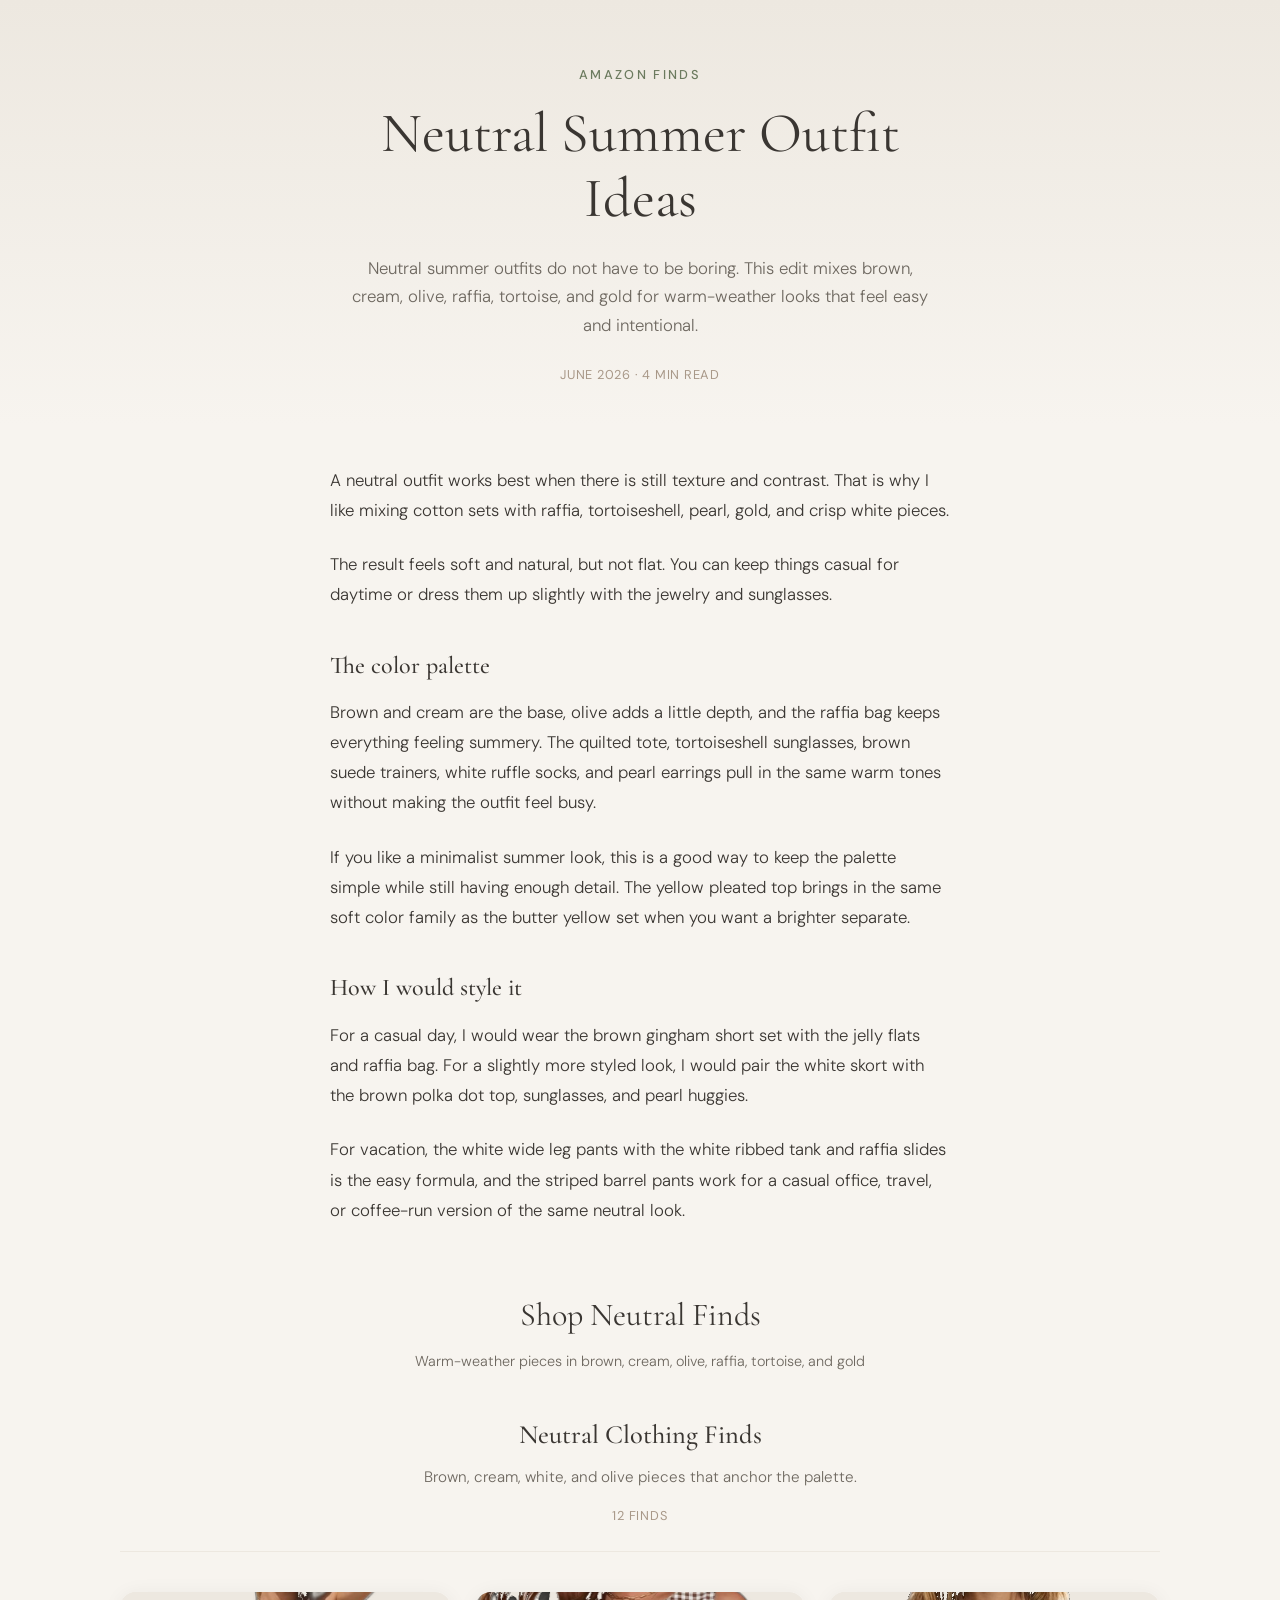
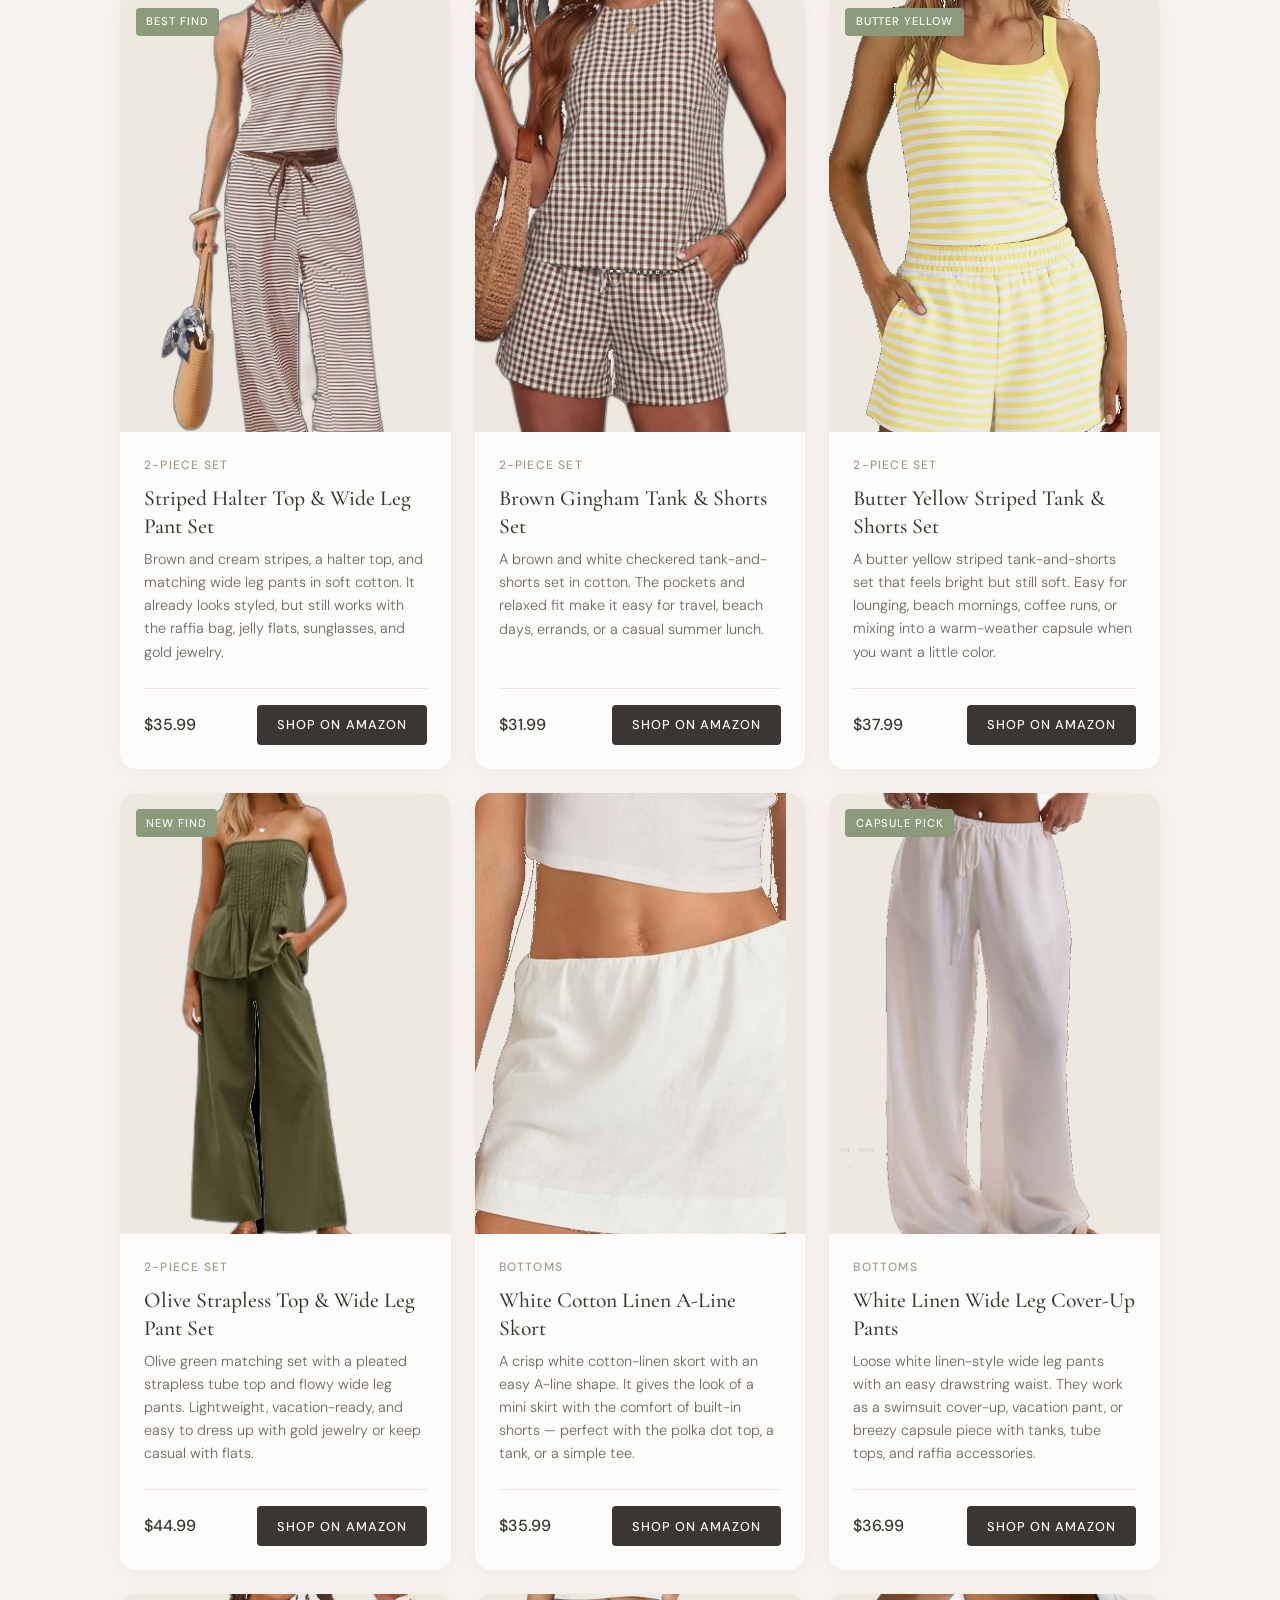
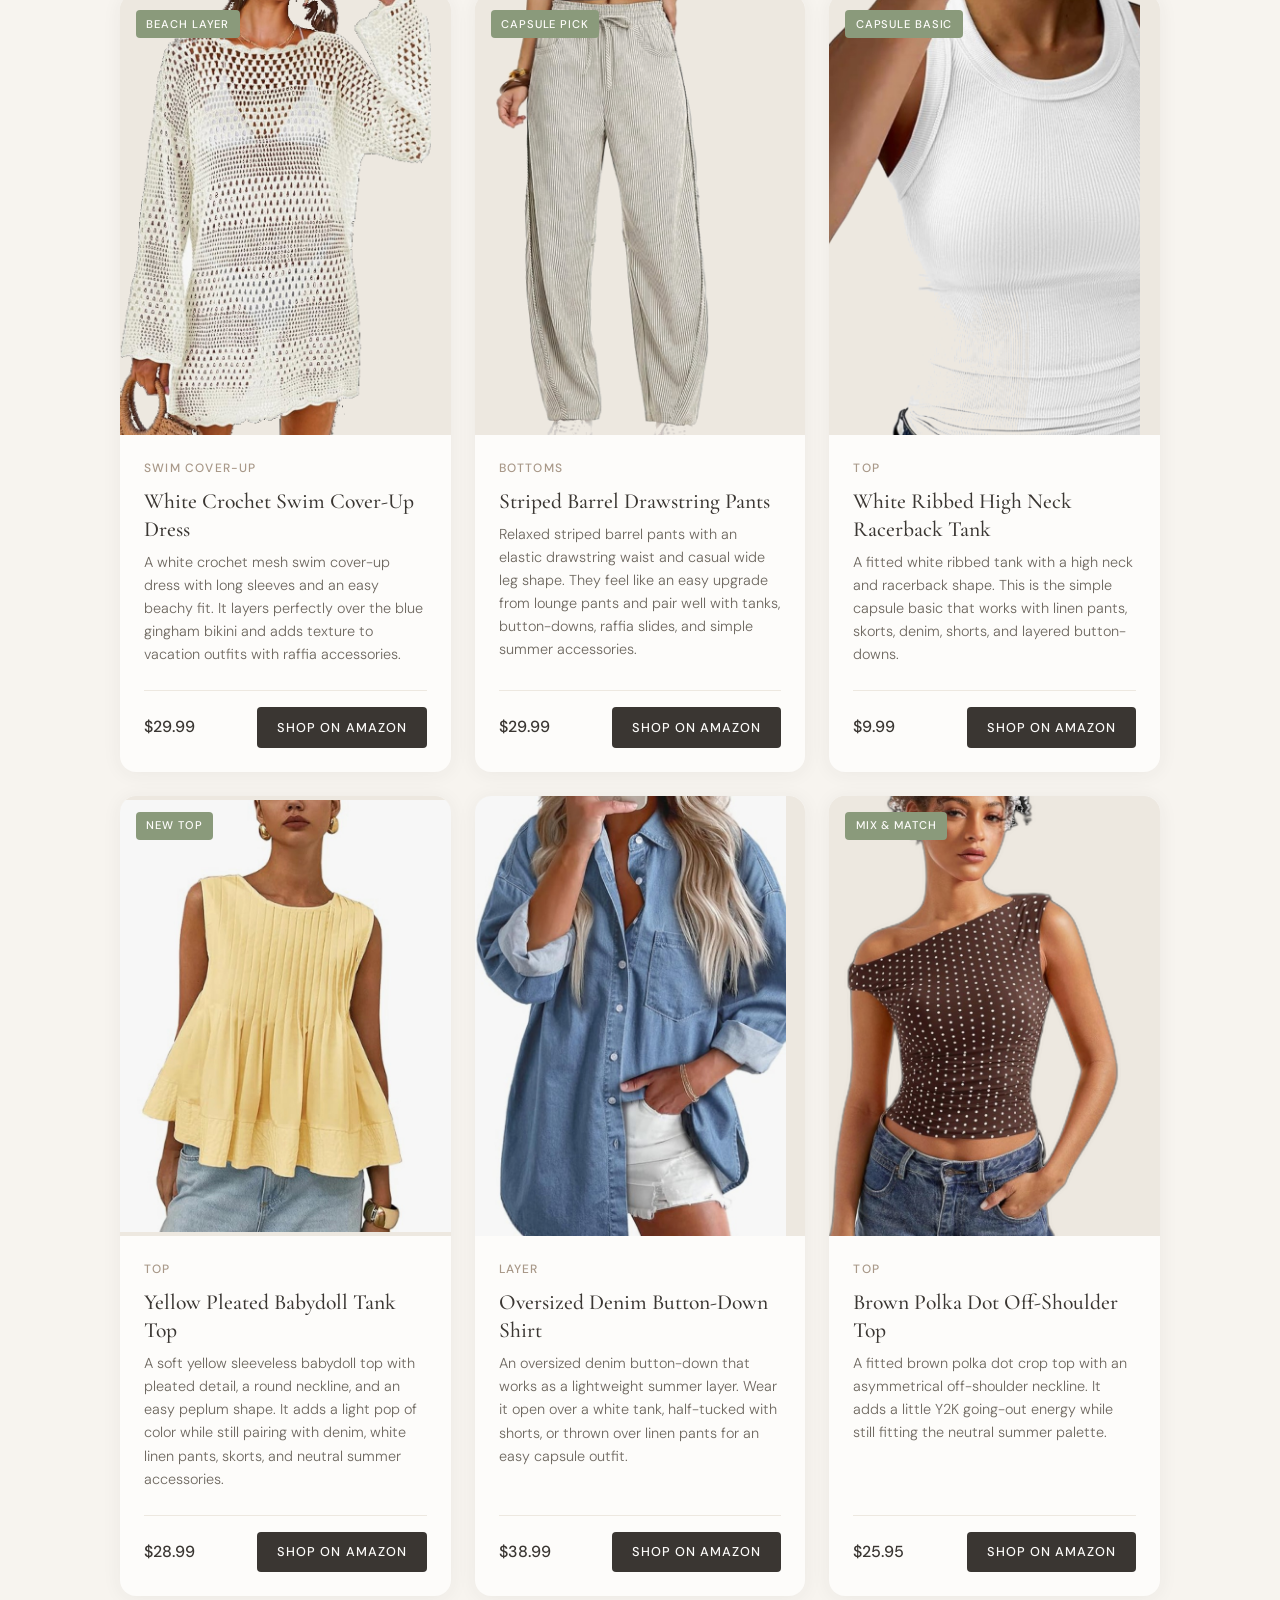
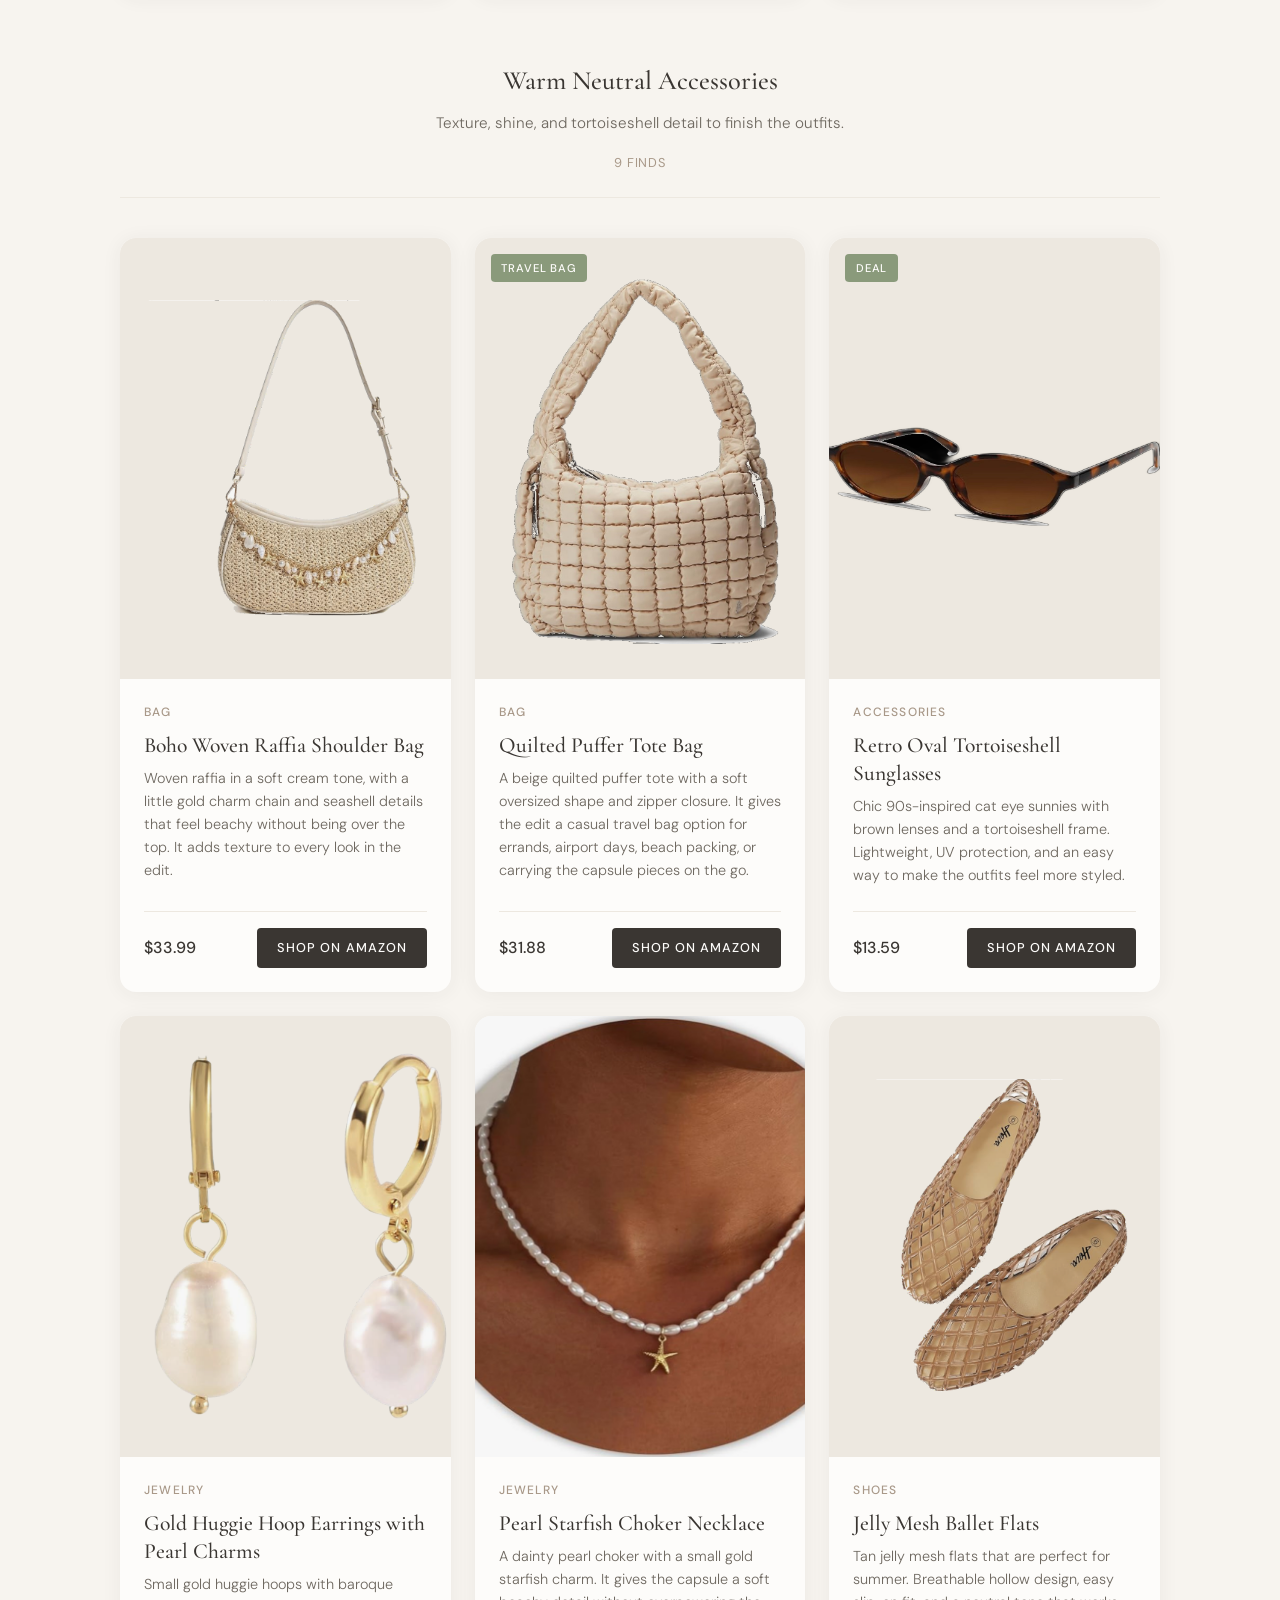
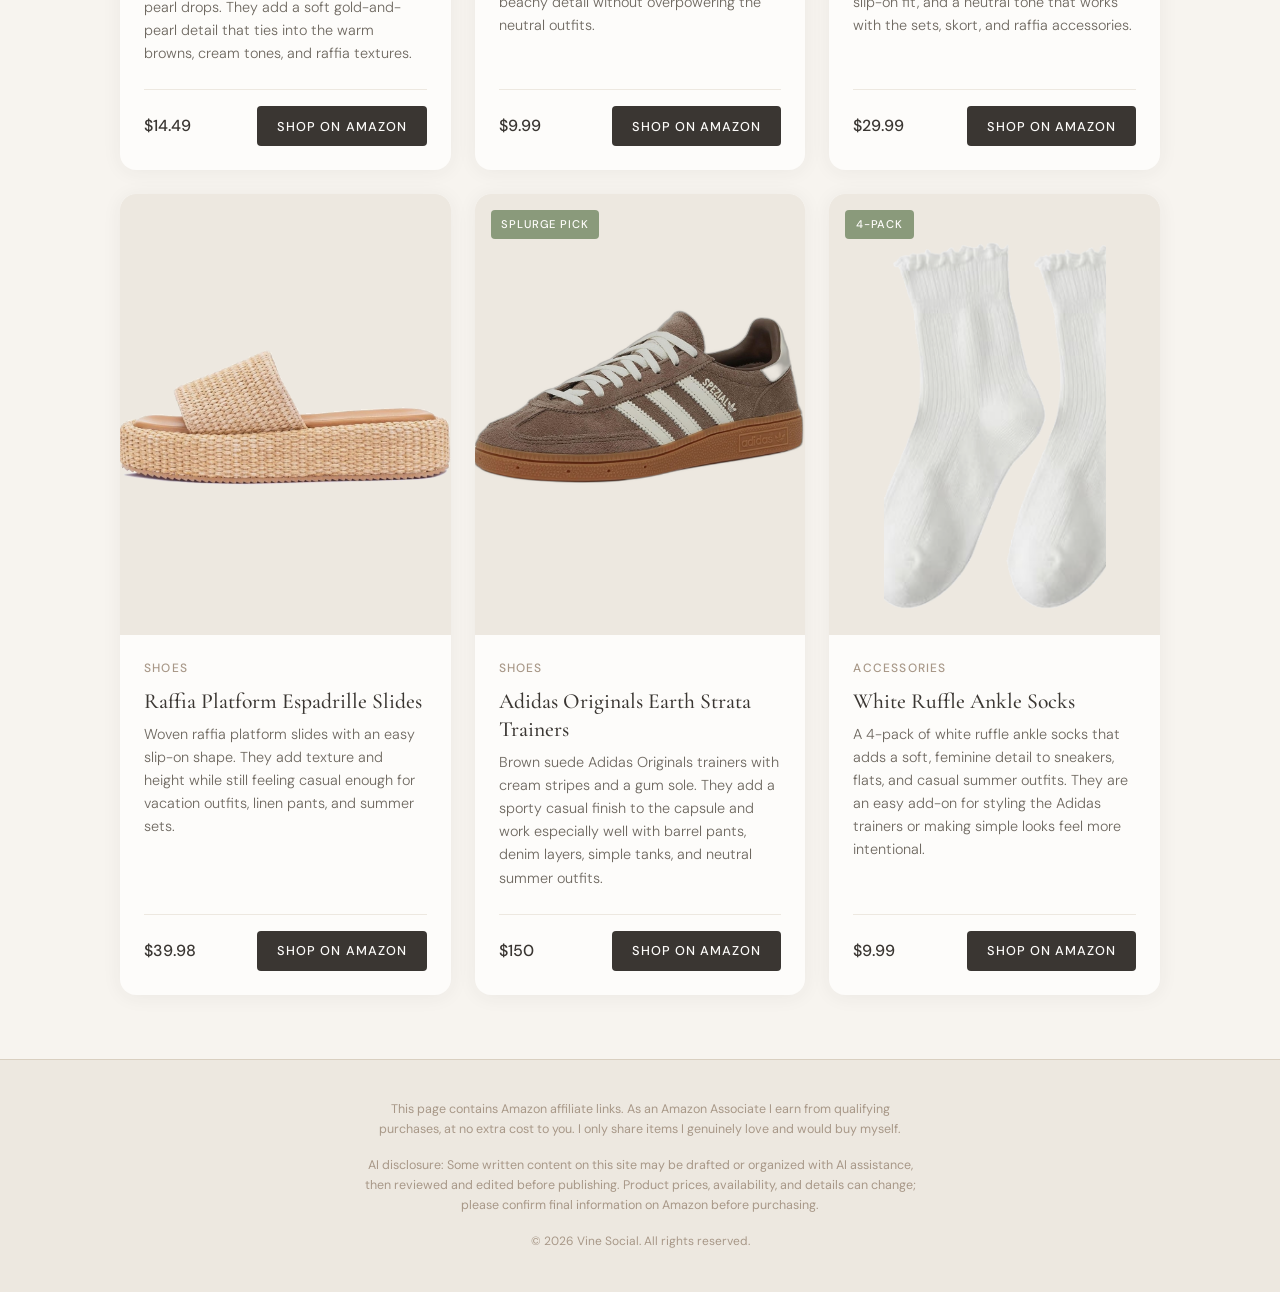
<file: neutral-summer-outfit-ideas/index.html>
<!DOCTYPE html>
<html lang="en">
<head>
  <meta charset="UTF-8">
  <meta name="viewport" content="width=device-width, initial-scale=1.0">
  <title>Neutral Summer Outfit Ideas — Brown, Cream &amp; Olive Amazon Finds</title>
  <meta name="description" content="Neutral summer outfit ideas using Amazon finds in brown, cream, olive, raffia, tortoiseshell, and gold.">

  <!-- Pinterest / social sharing -->
  <meta property="og:type" content="article">
  <meta property="og:title" content="Neutral Summer Outfit Ideas — Brown, Cream &amp; Olive Amazon Finds">
  <meta property="og:description" content="Neutral summer outfit ideas using Amazon finds in brown, cream, olive, raffia, tortoiseshell, and gold.">
  <meta property="og:image" content="/images/polka-dot-top.png">
  <meta name="p:domain_verify" content="4b321b1b33fb1010955bd7763c6c0ed1">
  <meta name="pinterest-rich-pin" content="false">

  <link rel="preconnect" href="https://fonts.googleapis.com">
  <link rel="preconnect" href="https://fonts.gstatic.com" crossorigin>
  <link href="https://fonts.googleapis.com/css2?family=Cormorant+Garamond:ital,wght@0,400;0,500;0,600;1,400&family=DM+Sans:ital,opsz,wght@0,9..40,300;0,9..40,400;0,9..40,500;1,9..40,300&display=swap" rel="stylesheet">
  <link rel="stylesheet" href="/styles.css">
  
  <!-- Vercel Web Analytics -->
  <script defer src="https://cdn.vercel-insights.com/v1/script.js"></script>
</head>
<body>
  <main>
    <section class="hero">
      <div class="container hero-inner">
        <p class="hero-eyebrow" id="hero-eyebrow">Amazon Finds</p>
        <h1 class="hero-title" id="hero-title">Neutral Summer Outfit Ideas</h1>
        <p class="hero-lead" id="hero-lead"></p>
        <p class="hero-meta" id="hero-meta"></p>
      </div>
    </section>

    <article class="blog container" id="blog">
      <div class="blog-inner" id="blog-content">
        <!-- Blog rendered by app.js -->
      </div>
    </article>

    <section class="collection" id="collection">
      <div class="container">
        <div class="collection-header">
          <h2 id="shop-heading">Shop Neutral Finds</h2>
          <p class="collection-subheading" id="shop-subheading">Warm-weather pieces in brown, cream, olive, raffia, tortoise, and gold</p>
        </div>
        <div id="looks-container">
          <!-- Finds rendered by app.js -->
        </div>
      </div>
    </section>
  </main>

  <footer class="site-footer">
    <div class="container footer-inner">
      <p class="disclosure">
        This page contains Amazon affiliate links. As an Amazon Associate I earn from qualifying purchases,
        at no extra cost to you. I only share items I genuinely love and would buy myself.
      </p>
      <p class="disclosure">
        AI disclosure: Some written content on this site may be drafted or organized with AI assistance,
        then reviewed and edited before publishing. Product prices, availability, and details can change;
        please confirm final information on Amazon before purchasing.
      </p>
      <p class="copyright">&copy; <span id="year"></span> <span id="footer-site-name">Vine Social</span>. All rights reserved.</p>
    </div>
  </footer>

  <script src="/neutral-summer-outfit-ideas/items.js"></script>
  <script src="/renderer.js"></script>
  <script src="/app.js"></script>
</body>
</html>
</file>
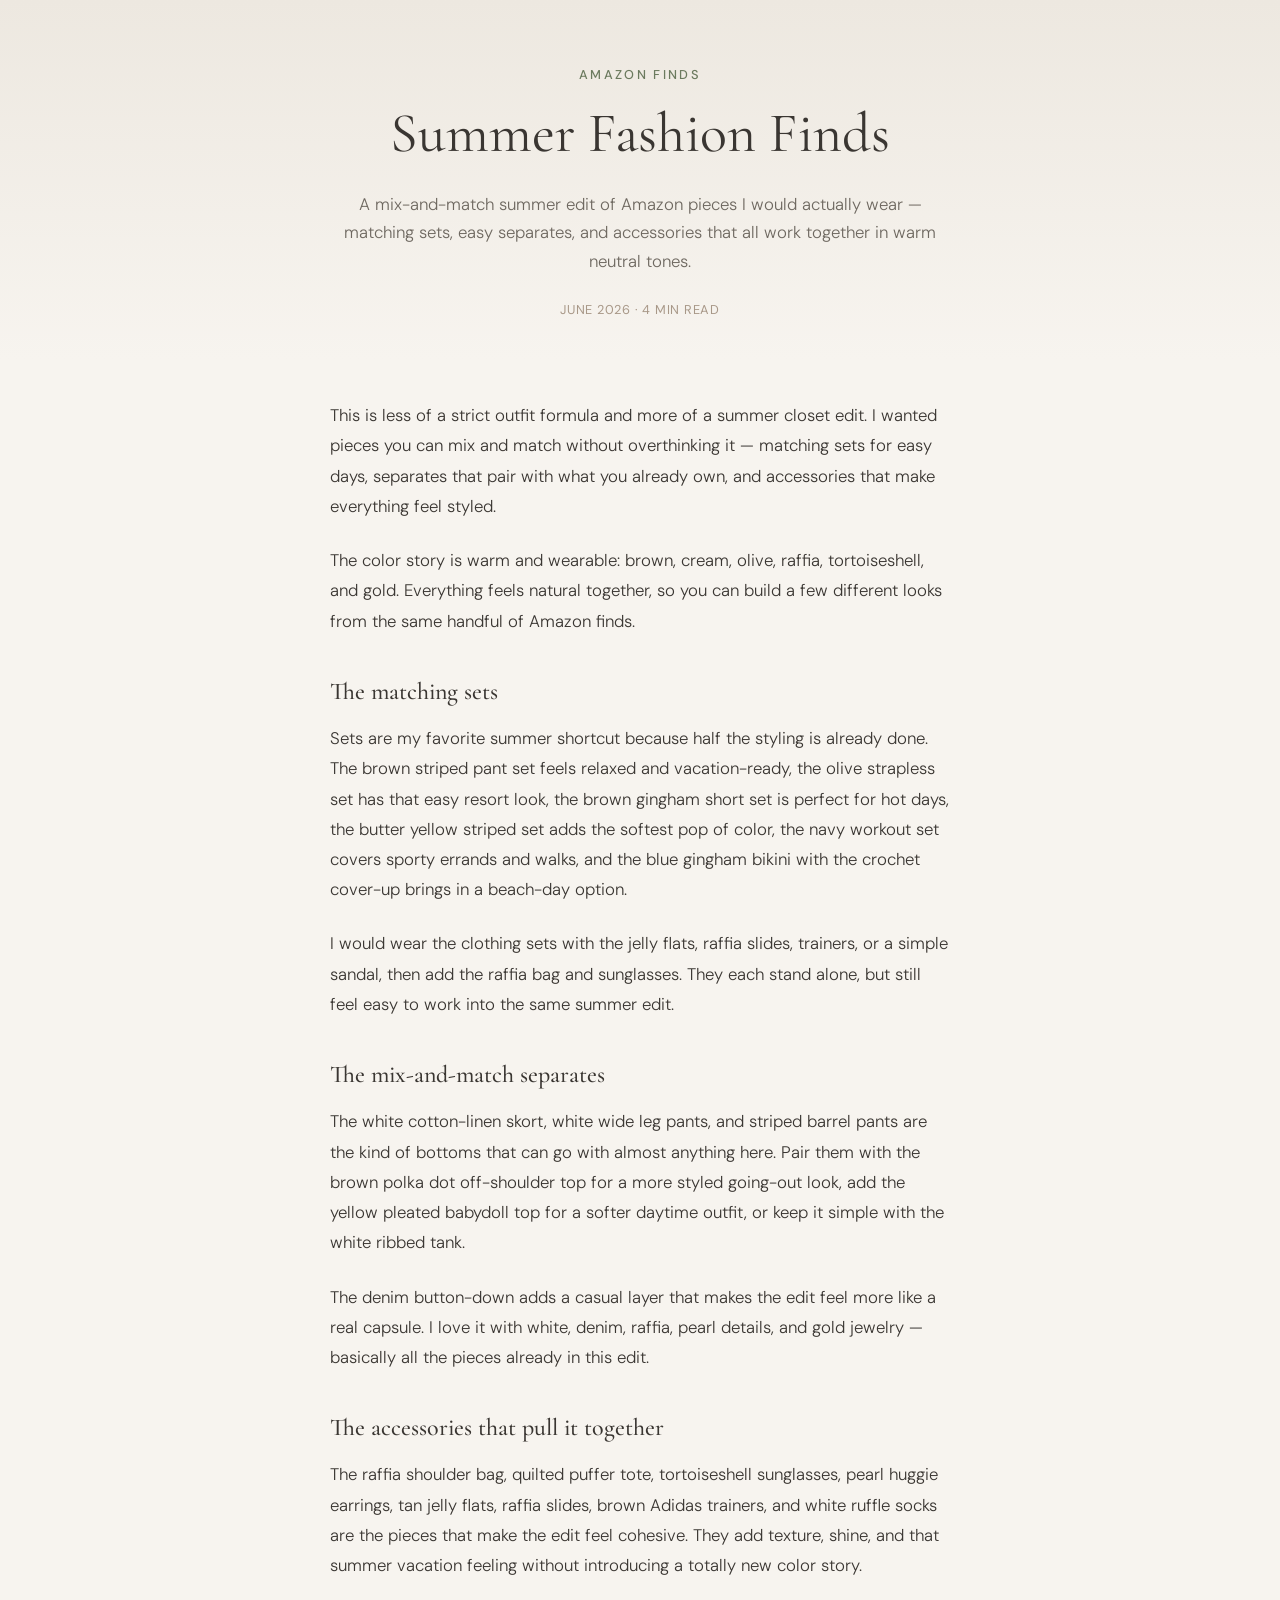
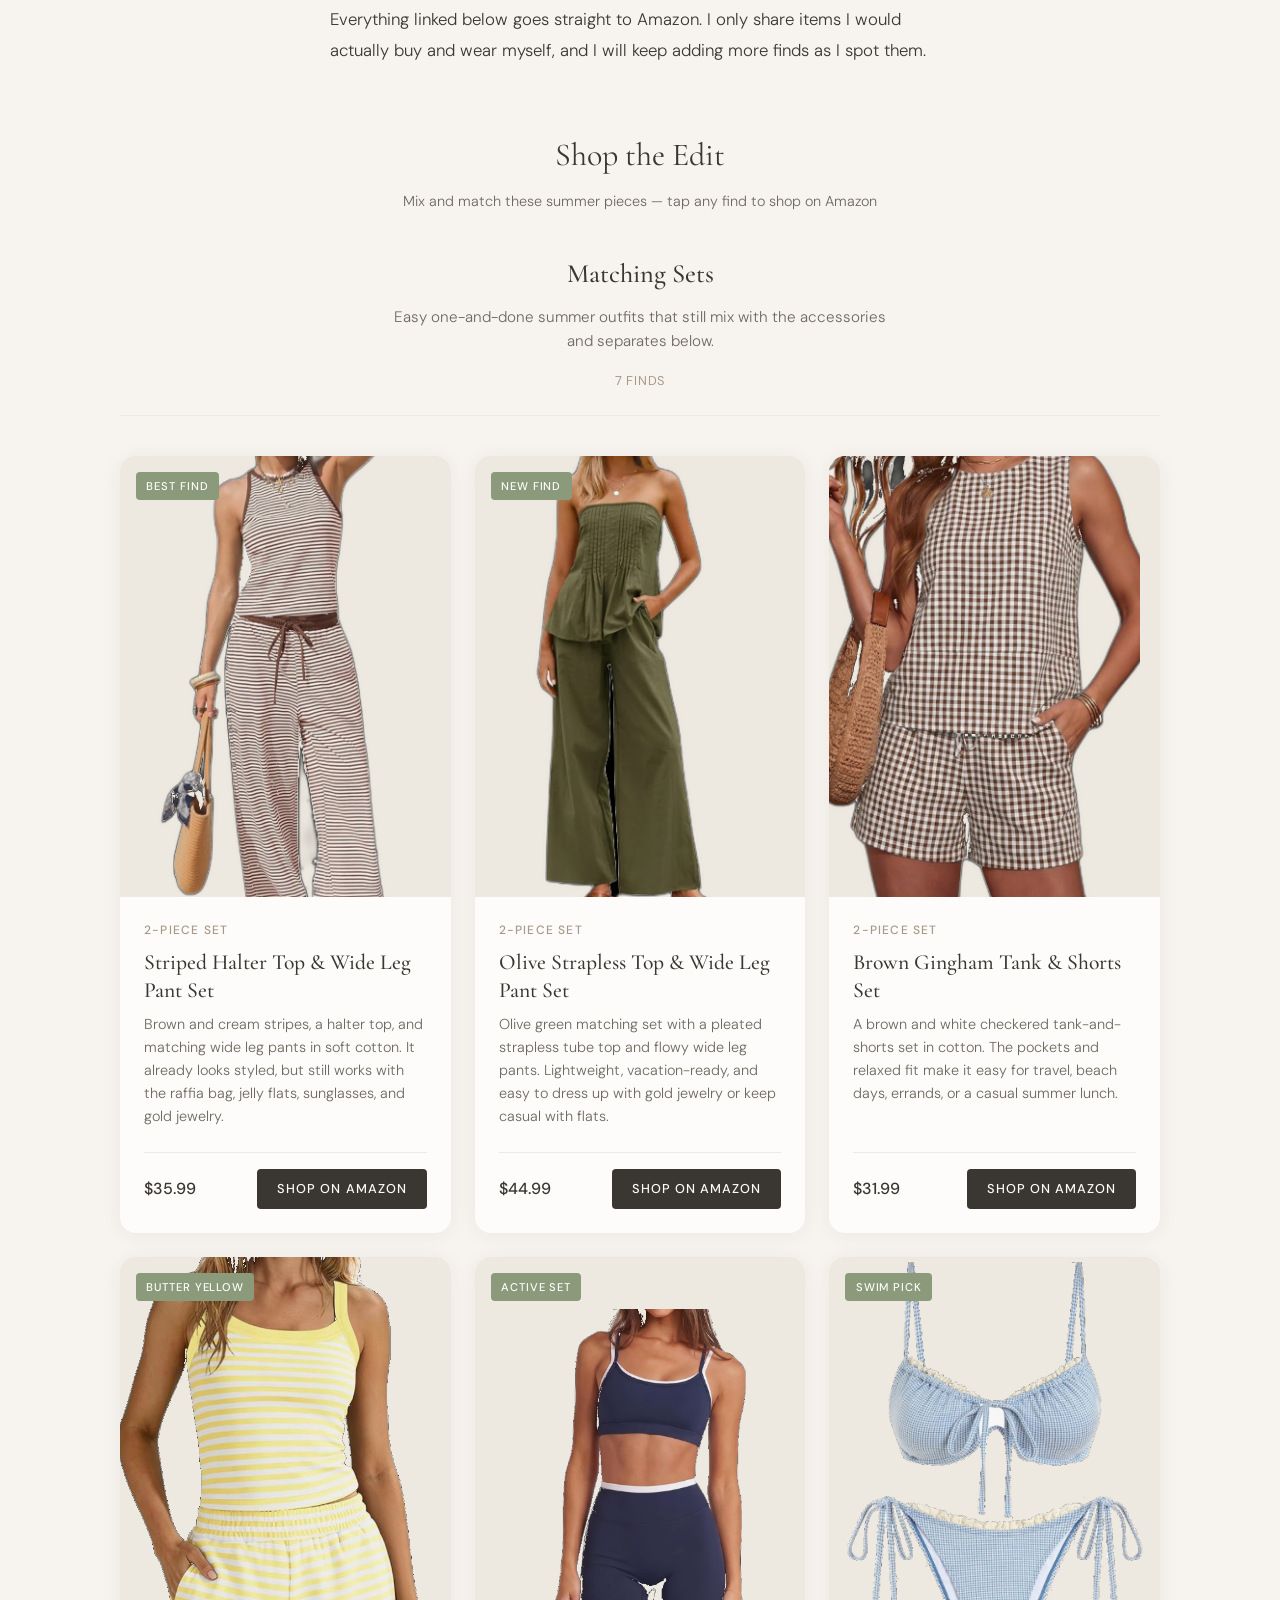
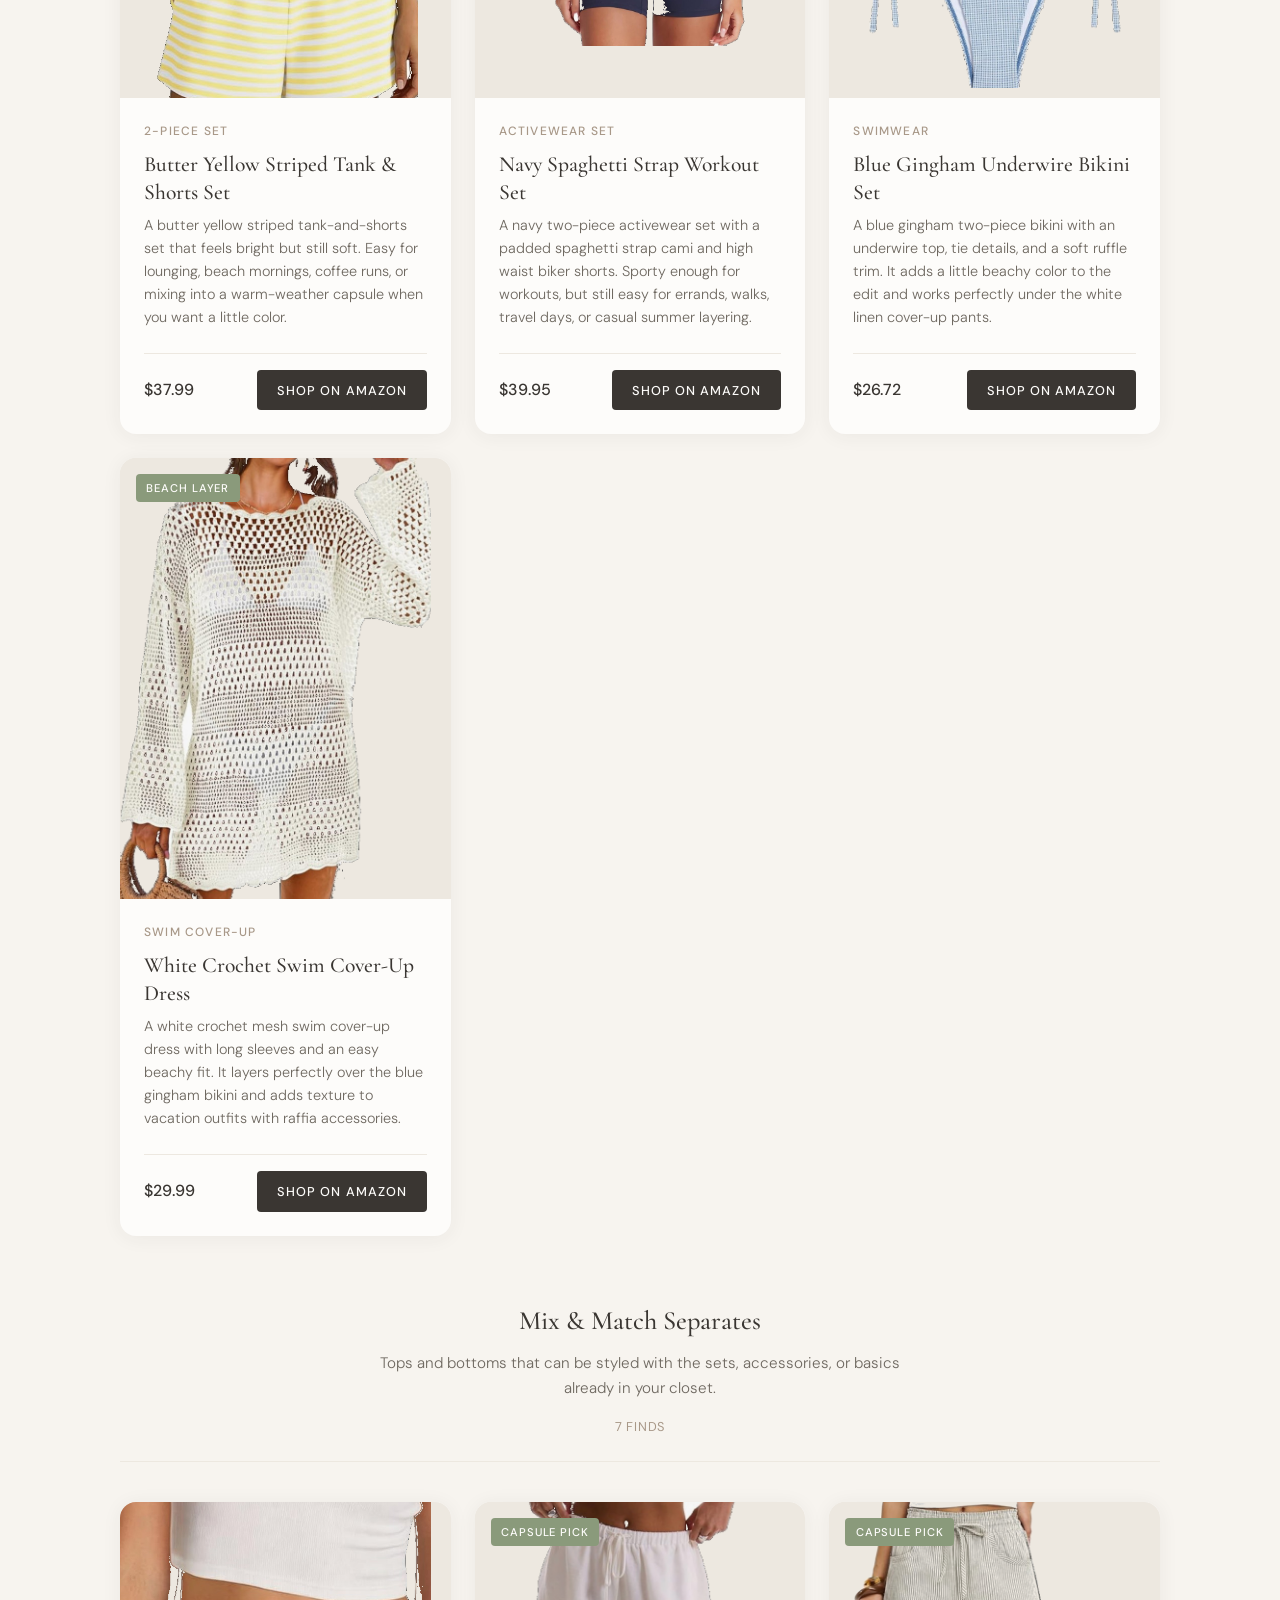
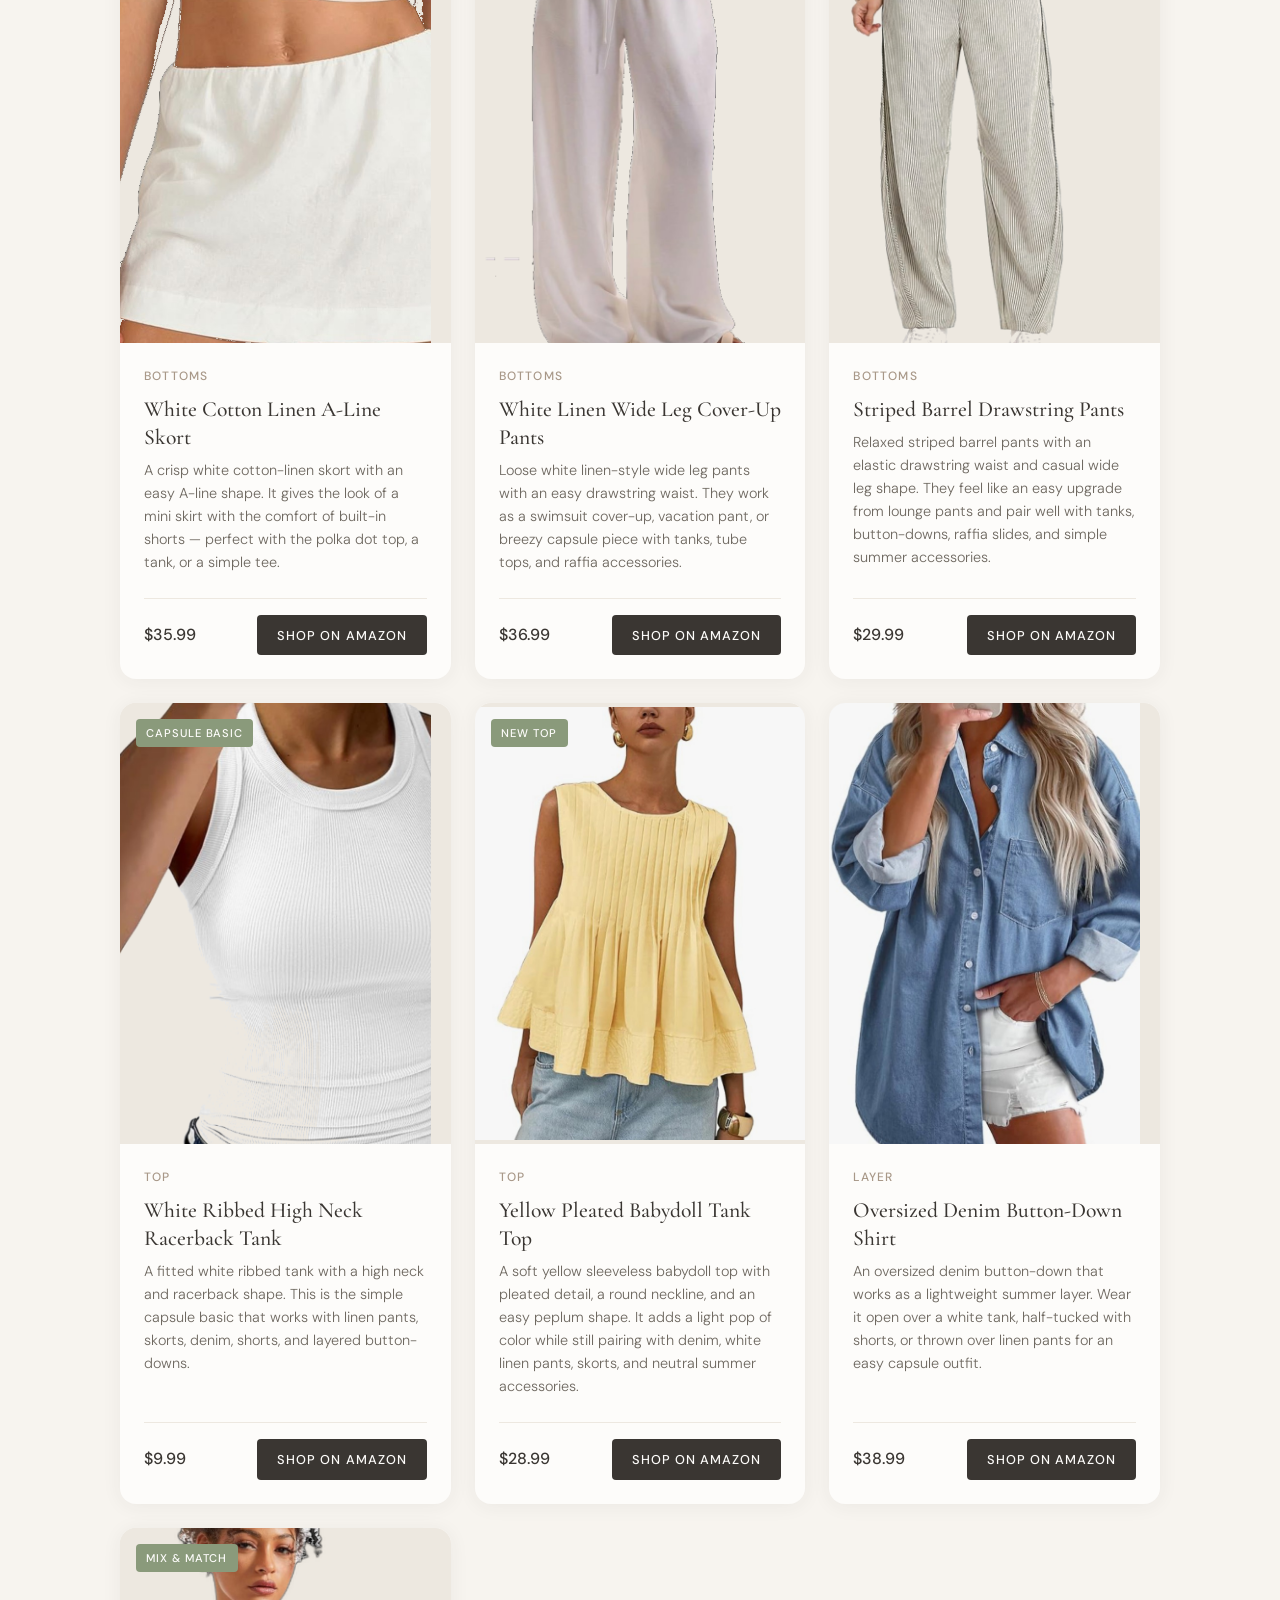
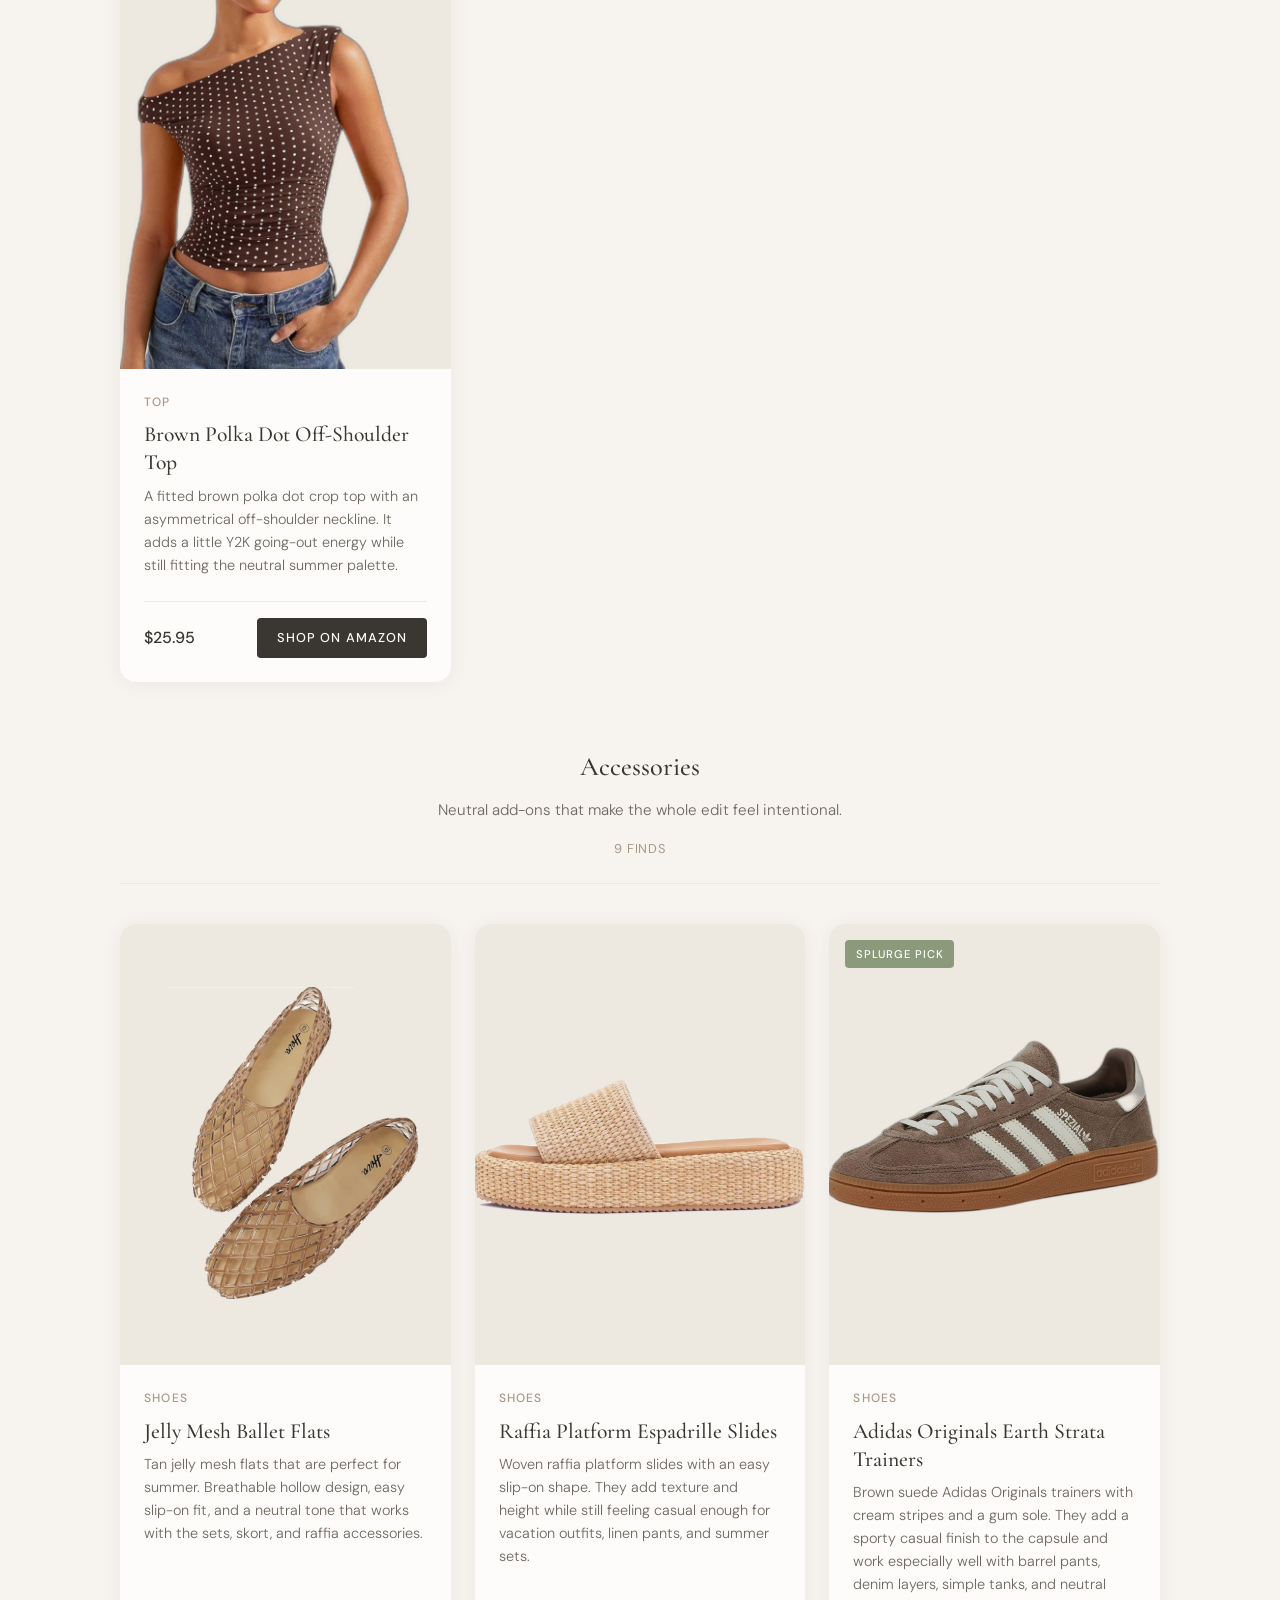
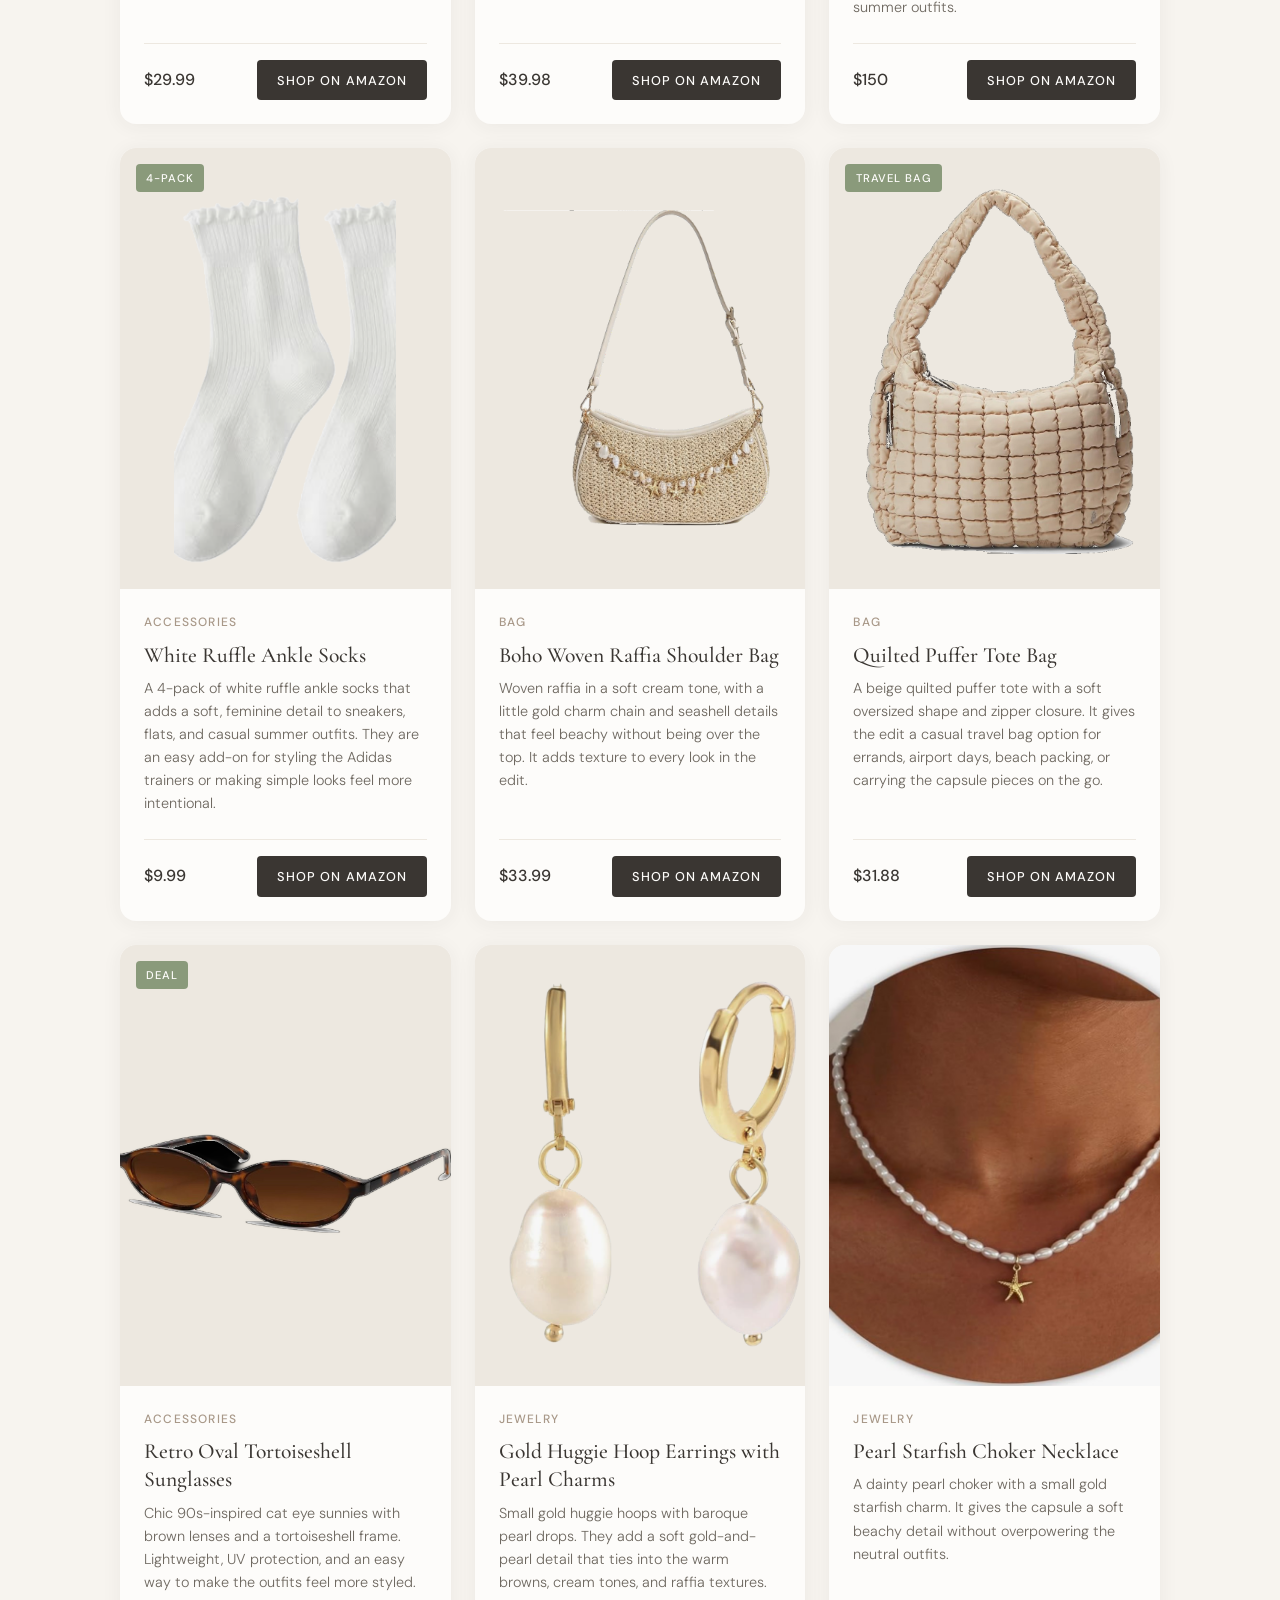
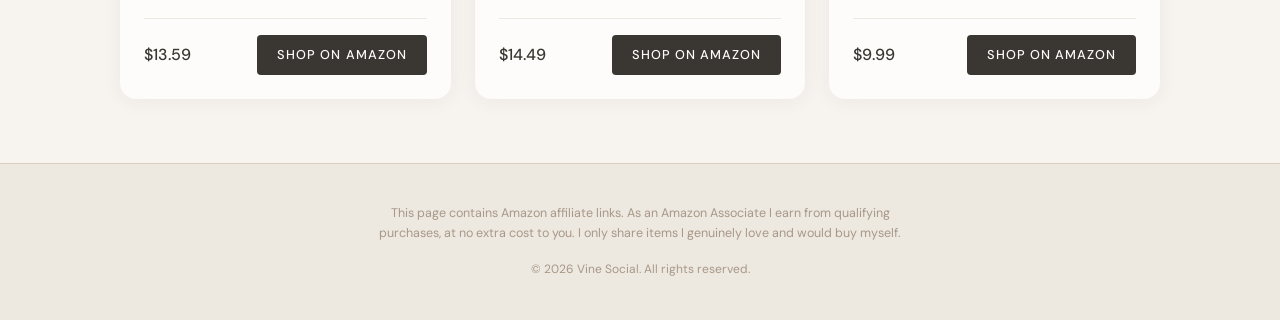
<file: summer-fashion-finds/index.html>
<!DOCTYPE html>
<html lang="en">
<head>
  <meta charset="UTF-8">
  <meta name="viewport" content="width=device-width, initial-scale=1.0">
  <title>Summer Fashion Finds — Amazon Summer Style</title>
  <meta name="description" content="Mix-and-match Amazon summer fashion finds — matching sets, easy separates, and neutral accessories.">

  <!-- Pinterest / social sharing -->
  <meta property="og:type" content="article">
  <meta property="og:title" content="Summer Fashion Finds — Amazon Summer Style">
  <meta property="og:description" content="Mix-and-match Amazon summer fashion finds — matching sets, easy separates, and neutral accessories.">
  <meta property="og:image" content="/images/striped-set.png">
  <meta name="pinterest-rich-pin" content="false">

  <link rel="preconnect" href="https://fonts.googleapis.com">
  <link rel="preconnect" href="https://fonts.gstatic.com" crossorigin>
  <link href="https://fonts.googleapis.com/css2?family=Cormorant+Garamond:ital,wght@0,400;0,500;0,600;1,400&family=DM+Sans:ital,opsz,wght@0,9..40,300;0,9..40,400;0,9..40,500;1,9..40,300&display=swap" rel="stylesheet">
  <link rel="stylesheet" href="/styles.css">
  
  <!-- Vercel Web Analytics -->
  <script defer src="https://cdn.vercel-insights.com/v1/script.js"></script>
</head>
<body>
  <main>
    <section class="hero">
      <div class="container hero-inner">
        <p class="hero-eyebrow" id="hero-eyebrow">Amazon Finds</p>
        <h1 class="hero-title" id="hero-title">Summer Fashion Finds</h1>
        <p class="hero-lead" id="hero-lead"></p>
        <p class="hero-meta" id="hero-meta"></p>
      </div>
    </section>

    <article class="blog container" id="blog">
      <div class="blog-inner" id="blog-content">
        <!-- Blog rendered by app.js -->
      </div>
    </article>

    <section class="collection" id="collection">
      <div class="container">
        <div class="collection-header">
          <h2 id="shop-heading">Shop the Edit</h2>
          <p class="collection-subheading" id="shop-subheading">Mix and match these summer pieces — tap any find to shop on Amazon</p>
        </div>
        <div id="looks-container">
          <!-- Finds rendered by app.js -->
        </div>
      </div>
    </section>
  </main>

  <footer class="site-footer">
    <div class="container footer-inner">
      <p class="disclosure">
        This page contains Amazon affiliate links. As an Amazon Associate I earn from qualifying purchases,
        at no extra cost to you. I only share items I genuinely love and would buy myself.
      </p>
      <p class="copyright">&copy; <span id="year"></span> <span id="footer-site-name">Vine Social</span>. All rights reserved.</p>
    </div>
  </footer>

  <script src="/summer-fashion-finds/items.js"></script>
  <script src="/renderer.js"></script>
  <script src="/app.js"></script>
</body>
</html>
</file>
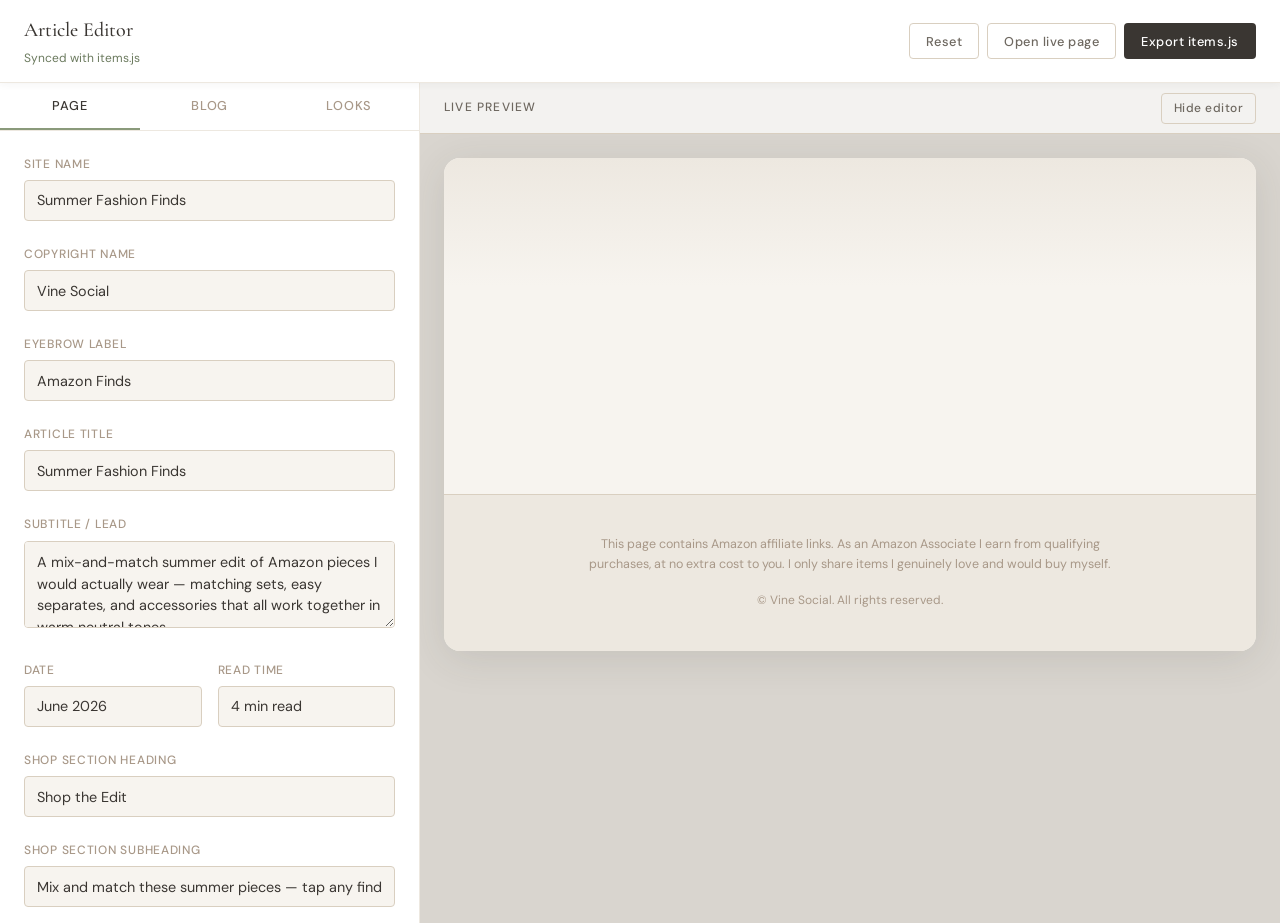
<file: editor.html>
<!DOCTYPE html>
<html lang="en">
<head>
  <meta charset="UTF-8">
  <meta name="viewport" content="width=device-width, initial-scale=1.0">
  <title>Article Editor — Summer Fashion Finds</title>
  <link rel="preconnect" href="https://fonts.googleapis.com">
  <link rel="preconnect" href="https://fonts.gstatic.com" crossorigin>
  <link href="https://fonts.googleapis.com/css2?family=Cormorant+Garamond:ital,wght@0,400;0,500;0,600&family=DM+Sans:ital,opsz,wght@0,9..40,300;0,9..40,400;0,9..40,500&display=swap" rel="stylesheet">
  <link rel="stylesheet" href="styles.css">
  <link rel="stylesheet" href="editor.css">
  
  <!-- Vercel Web Analytics -->
  <script defer src="https://cdn.vercel-insights.com/v1/script.js"></script>
</head>
<body class="editor-body">
  <header class="editor-header">
    <div class="editor-header-inner">
      <div class="editor-header-left">
        <h1 class="editor-title">Article Editor</h1>
        <span class="editor-status" id="save-status">Synced with items.js</span>
      </div>
      <div class="editor-actions">
        <button type="button" class="editor-btn editor-btn-ghost" id="btn-reset">Reset</button>
        <button type="button" class="editor-btn editor-btn-ghost" id="btn-preview-page">Open live page</button>
        <button type="button" class="editor-btn editor-btn-primary" id="btn-export">Export items.js</button>
      </div>
    </div>
  </header>

  <div class="editor-layout">
    <aside class="editor-panel" id="editor-panel">
      <nav class="editor-tabs" role="tablist">
        <button type="button" class="editor-tab active" data-tab="page" role="tab">Page</button>
        <button type="button" class="editor-tab" data-tab="blog" role="tab">Blog</button>
        <button type="button" class="editor-tab" data-tab="looks" role="tab">Looks</button>
      </nav>

      <div class="editor-tab-panels">
        <!-- Page tab -->
        <section class="editor-tab-panel active" data-panel="page">
          <div class="field-group">
            <label for="siteName">Site name</label>
            <input type="text" id="siteName" data-field="collection.siteName">
          </div>
          <div class="field-group">
            <label for="copyrightName">Copyright name</label>
            <input type="text" id="copyrightName" data-field="collection.copyrightName">
          </div>
          <div class="field-group">
            <label for="eyebrow">Eyebrow label</label>
            <input type="text" id="eyebrow" data-field="collection.eyebrow" placeholder="Amazon Finds">
          </div>
          <div class="field-group">
            <label for="title">Article title</label>
            <input type="text" id="title" data-field="collection.title">
          </div>
          <div class="field-group">
            <label for="lead">Subtitle / lead</label>
            <textarea id="lead" rows="3" data-field="collection.lead"></textarea>
          </div>
          <div class="field-row">
            <div class="field-group">
              <label for="date">Date</label>
              <input type="text" id="date" data-field="blog.date">
            </div>
            <div class="field-group">
              <label for="readTime">Read time</label>
              <input type="text" id="readTime" data-field="blog.readTime">
            </div>
          </div>
          <div class="field-group">
            <label for="shopHeading">Shop section heading</label>
            <input type="text" id="shopHeading" data-field="collection.shopHeading">
          </div>
          <div class="field-group">
            <label for="shopSubheading">Shop section subheading</label>
            <input type="text" id="shopSubheading" data-field="collection.shopSubheading" placeholder="Full outfit total — every piece listed below">
          </div>
        </section>

        <!-- Blog tab -->
        <section class="editor-tab-panel" data-panel="blog">
          <div class="panel-toolbar">
            <p class="panel-hint">Edit your article copy. Each section can have an optional heading and multiple paragraphs.</p>
            <button type="button" class="editor-btn editor-btn-small" id="btn-add-section">+ Add section</button>
          </div>
          <div id="blog-sections"></div>
        </section>

        <!-- Looks tab -->
        <section class="editor-tab-panel" data-panel="looks">
          <div class="panel-toolbar">
            <p class="panel-hint">Each look is a complete outfit. Item prices are added up automatically per look.</p>
            <button type="button" class="editor-btn editor-btn-small" id="btn-add-look">+ Add look</button>
          </div>
          <div id="look-items"></div>
        </section>
      </div>
    </aside>

    <div class="preview-panel" id="preview-panel">
      <div class="preview-toolbar">
        <span class="preview-label">Live preview</span>
        <button type="button" class="editor-btn editor-btn-small editor-btn-ghost" id="btn-toggle-panel">Hide editor</button>
      </div>
      <div class="preview-scroll" id="preview-scroll">
        <div class="preview-page">
          <main>
            <section class="hero">
              <div class="container hero-inner">
                <p class="hero-eyebrow" id="hero-eyebrow"></p>
                <h1 class="hero-title" id="hero-title"></h1>
                <p class="hero-lead" id="hero-lead"></p>
                <p class="hero-meta" id="hero-meta"></p>
              </div>
            </section>

            <article class="blog container" id="blog">
              <div class="blog-inner" id="blog-content"></div>
            </article>

            <section class="collection" id="collection">
              <div class="container">
                <div class="collection-header">
                  <h2 id="shop-heading"></h2>
                  <p class="collection-subheading" id="shop-subheading"></p>
                </div>
                <div id="looks-container"></div>
              </div>
            </section>
          </main>

          <footer class="site-footer">
            <div class="container footer-inner">
              <p class="disclosure">
                This page contains Amazon affiliate links. As an Amazon Associate I earn from qualifying purchases,
                at no extra cost to you. I only share items I genuinely love and would buy myself.
              </p>
              <p class="copyright">&copy; <span id="year"></span> <span id="footer-site-name">Vine Social</span>. All rights reserved.</p>
            </div>
          </footer>
        </div>
      </div>
    </div>
  </div>

  <button type="button" class="editor-fab" id="btn-show-panel" hidden>Edit</button>

  <script src="items.js"></script>
  <script src="renderer.js"></script>
  <script src="editor.js"></script>
</body>
</html>
</file>
<file: styles.css>
/* ── Design tokens ─────────────────────────────────────────── */
:root {
  --color-cream: #f7f4ef;
  --color-linen: #ede8e0;
  --color-sand: #d9cfc0;
  --color-taupe: #a89888;
  --color-sage: #8a9a7b;
  --color-sage-dark: #6b7a5e;
  --color-charcoal: #3a3632;
  --color-warm-gray: #6e6860;
  --color-white: #fdfcfa;

  --font-serif: "Cormorant Garamond", Georgia, "Times New Roman", serif;
  --font-sans: "DM Sans", system-ui, -apple-system, sans-serif;

  --radius-sm: 4px;
  --radius-md: 8px;
  --radius-lg: 16px;

  --shadow-soft: 0 2px 20px rgba(58, 54, 50, 0.06);
  --shadow-card: 0 4px 32px rgba(58, 54, 50, 0.08);

  --space-xs: 0.5rem;
  --space-sm: 1rem;
  --space-md: 1.5rem;
  --space-lg: 2.5rem;
  --space-xl: 4rem;
  --space-2xl: 6rem;

  --max-width: 1120px;
  --transition: 0.25s ease;
}

/* ── Reset & base ──────────────────────────────────────────── */
*,
*::before,
*::after {
  box-sizing: border-box;
  margin: 0;
  padding: 0;
}

html {
  scroll-behavior: smooth;
  -webkit-text-size-adjust: 100%;
}

body {
  font-family: var(--font-sans);
  font-size: 1rem;
  font-weight: 400;
  line-height: 1.65;
  color: var(--color-charcoal);
  background-color: var(--color-cream);
  -webkit-font-smoothing: antialiased;
}

img {
  display: block;
  max-width: 100%;
  height: auto;
}

a {
  color: inherit;
  text-decoration: none;
}

/* ── Layout ────────────────────────────────────────────────── */
.container {
  width: 100%;
  max-width: var(--max-width);
  margin-inline: auto;
  padding-inline: var(--space-md);
}

@media (min-width: 768px) {
  .container {
    padding-inline: var(--space-lg);
  }
}

/* ── Header ────────────────────────────────────────────────── */
.site-header {
  position: sticky;
  top: 0;
  z-index: 100;
  background: rgba(247, 244, 239, 0.92);
  backdrop-filter: blur(12px);
  -webkit-backdrop-filter: blur(12px);
  border-bottom: 1px solid var(--color-linen);
}

.site-header .container {
  display: flex;
  align-items: center;
  justify-content: space-between;
  padding-block: var(--space-sm) var(--space-sm);
}

.logo {
  font-family: var(--font-serif);
  font-size: 1.35rem;
  font-weight: 500;
  letter-spacing: 0.02em;
  color: var(--color-charcoal);
}

.site-nav {
  display: flex;
  gap: var(--space-md);
}

.site-nav a {
  font-size: 0.875rem;
  font-weight: 400;
  letter-spacing: 0.04em;
  text-transform: uppercase;
  color: var(--color-warm-gray);
  transition: color var(--transition);
}

.site-nav a:hover {
  color: var(--color-charcoal);
}

/* ── Hero ──────────────────────────────────────────────────── */
.hero {
  padding-block: var(--space-xl) var(--space-lg);
  background: linear-gradient(
    180deg,
    var(--color-linen) 0%,
    var(--color-cream) 100%
  );
  text-align: center;
}

.hero-inner {
  max-width: 680px;
}

.hero-eyebrow {
  font-size: 0.8rem;
  font-weight: 500;
  letter-spacing: 0.18em;
  text-transform: uppercase;
  color: var(--color-sage-dark);
  margin-bottom: var(--space-sm);
}

.hero-title {
  font-family: var(--font-serif);
  font-size: clamp(2.25rem, 6vw, 3.5rem);
  font-weight: 400;
  line-height: 1.15;
  color: var(--color-charcoal);
  margin-bottom: var(--space-md);
}

.hero-lead {
  font-size: 1.05rem;
  font-weight: 300;
  line-height: 1.7;
  color: var(--color-warm-gray);
}

.hero-meta {
  margin-top: var(--space-md);
  font-size: 0.8rem;
  font-weight: 400;
  letter-spacing: 0.06em;
  text-transform: uppercase;
  color: var(--color-taupe);
}

/* ── Blog ──────────────────────────────────────────────────── */
.blog {
  padding-block: var(--space-lg) var(--space-md);
}

.blog-inner {
  max-width: 620px;
  margin-inline: auto;
}

.blog-inner p {
  font-size: 1.05rem;
  font-weight: 300;
  line-height: 1.8;
  color: var(--color-charcoal);
  margin-bottom: var(--space-md);
}

.blog-inner p:last-child {
  margin-bottom: 0;
}

.blog-heading {
  font-family: var(--font-serif);
  font-size: 1.5rem;
  font-weight: 500;
  line-height: 1.3;
  color: var(--color-charcoal);
  margin-top: var(--space-lg);
  margin-bottom: var(--space-sm);
}

.blog-heading:first-child {
  margin-top: 0;
}

/* ── Collection ────────────────────────────────────────────── */
.collection {
  padding-block: var(--space-lg) var(--space-xl);
}

.collection-header {
  text-align: center;
  margin-bottom: var(--space-lg);
}

.collection-header h2 {
  font-family: var(--font-serif);
  font-size: 2rem;
  font-weight: 400;
  margin-bottom: var(--space-xs);
}

.collection-subheading {
  margin-top: var(--space-xs);
  font-size: 0.9rem;
  font-weight: 300;
  color: var(--color-warm-gray);
}

/* ── Directory homepage ────────────────────────────────────── */
.directory-grid {
  display: grid;
  grid-template-columns: 1fr;
  gap: var(--space-md);
}

@media (min-width: 760px) {
  .directory-grid {
    grid-template-columns: repeat(2, 1fr);
  }
}

.directory-card {
  display: flex;
  flex-direction: column;
  align-items: flex-start;
  gap: var(--space-sm);
  padding: var(--space-lg);
  background: var(--color-white);
  border-radius: var(--radius-lg);
  box-shadow: var(--shadow-soft);
}

.directory-card h2 {
  font-family: var(--font-serif);
  font-size: 1.5rem;
  font-weight: 500;
  line-height: 1.25;
  color: var(--color-charcoal);
}

.directory-card p {
  font-size: 0.95rem;
  font-weight: 300;
  line-height: 1.6;
  color: var(--color-warm-gray);
}

.directory-eyebrow {
  font-size: 0.72rem !important;
  font-weight: 500 !important;
  letter-spacing: 0.12em;
  text-transform: uppercase;
  color: var(--color-sage-dark) !important;
}

/* ── Look sections ─────────────────────────────────────────── */
.look {
  margin-bottom: var(--space-xl);
}

.look:last-child {
  margin-bottom: 0;
}

.look-header {
  text-align: center;
  margin-bottom: var(--space-lg);
  padding-bottom: var(--space-md);
  border-bottom: 1px solid var(--color-linen);
}

.look-name {
  font-family: var(--font-serif);
  font-size: 1.65rem;
  font-weight: 500;
  color: var(--color-charcoal);
  margin-bottom: var(--space-xs);
}

.look-description {
  max-width: 520px;
  margin-inline: auto;
  margin-bottom: var(--space-sm);
  font-size: 0.95rem;
  font-weight: 300;
  line-height: 1.6;
  color: var(--color-warm-gray);
}

.look-meta {
  display: flex;
  flex-wrap: wrap;
  align-items: center;
  justify-content: center;
  gap: var(--space-sm);
}

.look-count {
  font-size: 0.8rem;
  letter-spacing: 0.06em;
  text-transform: uppercase;
  color: var(--color-taupe);
}

.look-total {
  font-family: var(--font-serif);
  font-size: 1.1rem;
  font-style: italic;
  color: var(--color-sage-dark);
}

.look-budget {
  padding: 0.3rem 0.7rem;
  font-size: 0.7rem;
  font-weight: 500;
  letter-spacing: 0.08em;
  text-transform: uppercase;
  border-radius: var(--radius-sm);
}

.look-budget-ok {
  color: var(--color-white);
  background: var(--color-sage);
}

.look-budget-over {
  color: #fff;
  background: #a85858;
}

/* ── Product grid ──────────────────────────────────────────── */
.product-grid {
  display: grid;
  grid-template-columns: 1fr;
  gap: var(--space-lg);
}

@media (min-width: 540px) {
  .product-grid {
    grid-template-columns: repeat(2, 1fr);
  }
}

@media (min-width: 900px) {
  .product-grid {
    grid-template-columns: repeat(3, 1fr);
    gap: var(--space-md);
  }
}

/* ── Product card ──────────────────────────────────────────── */
.product-card {
  display: flex;
  flex-direction: column;
  background: var(--color-white);
  border-radius: var(--radius-lg);
  overflow: hidden;
  box-shadow: var(--shadow-soft);
  transition: box-shadow var(--transition), transform var(--transition);
}

.product-card:hover {
  box-shadow: var(--shadow-card);
  transform: translateY(-2px);
}

.product-image-wrap {
  position: relative;
  aspect-ratio: 3 / 4;
  overflow: hidden;
  background: var(--color-linen);
}

.product-image-wrap img {
  width: 100%;
  height: 100%;
  object-fit: contain;
  object-position: center;
  transition: transform 0.5s ease;
}

.product-image--striped-halter-pant-set img,
.product-image--olive-strapless-pant-set img,
.product-image--brown-gingham-short-set img,
.product-image--butter-yellow-striped-short-set img,
.product-image--white-crochet-swim-cover-up img,
.product-image--white-linen-skort img,
.product-image--white-linen-wide-leg-pants img,
.product-image--striped-barrel-drawstring-pants img,
.product-image--brown-polka-dot-top img,
.product-image--white-ribbed-racerback-tank img,
.product-image--denim-button-down-shirt img {
  width: 112%;
  height: 112%;
  margin: -6%;
  object-fit: cover;
}

.product-image--striped-halter-pant-set img,
.product-image--olive-strapless-pant-set img,
.product-image--brown-gingham-short-set img {
  object-position: center top;
}

.product-image--brown-gingham-short-set img {
  object-position: center -2rem;
}

.product-image--butter-yellow-striped-short-set img {
  width: 120%;
  height: 120%;
  margin: -10%;
}

.product-image--white-crochet-swim-cover-up img,
.product-image--white-linen-skort img,
.product-image--brown-polka-dot-top img,
.product-image--white-ribbed-racerback-tank img {
  object-position: center top;
}

.product-image--white-linen-wide-leg-pants img {
  object-position: center bottom;
}

.product-image--starfish-pearl-necklace img {
  width: 100%;
  height: 100%;
  margin: 0;
  object-fit: cover;
}

.product-card:hover .product-image-wrap img {
  transform: scale(1.03);
}

.product-badge {
  position: absolute;
  top: var(--space-sm);
  left: var(--space-sm);
  padding: 0.3rem 0.65rem;
  font-size: 0.7rem;
  font-weight: 500;
  letter-spacing: 0.08em;
  text-transform: uppercase;
  color: var(--color-white);
  background: var(--color-sage);
  border-radius: var(--radius-sm);
}

.product-body {
  display: flex;
  flex-direction: column;
  flex: 1;
  padding: var(--space-md);
  gap: var(--space-xs);
}

.product-category {
  font-size: 0.75rem;
  font-weight: 500;
  letter-spacing: 0.1em;
  text-transform: uppercase;
  color: var(--color-taupe);
}

.product-title {
  font-family: var(--font-serif);
  font-size: 1.35rem;
  font-weight: 500;
  line-height: 1.3;
  color: var(--color-charcoal);
}

.product-description {
  font-size: 0.9rem;
  font-weight: 300;
  line-height: 1.6;
  color: var(--color-warm-gray);
  flex: 1;
}

.product-footer {
  display: flex;
  align-items: center;
  justify-content: space-between;
  margin-top: var(--space-sm);
  padding-top: var(--space-sm);
  border-top: 1px solid var(--color-linen);
}

.product-price {
  font-size: 1rem;
  font-weight: 500;
  color: var(--color-charcoal);
}

.btn-shop {
  display: inline-flex;
  align-items: center;
  justify-content: center;
  padding: 0.6rem 1.25rem;
  font-family: var(--font-sans);
  font-size: 0.8rem;
  font-weight: 500;
  letter-spacing: 0.08em;
  text-transform: uppercase;
  color: var(--color-white);
  background: var(--color-charcoal);
  border: none;
  border-radius: var(--radius-sm);
  cursor: pointer;
  transition: background var(--transition), transform var(--transition);
}

.btn-shop:hover {
  background: var(--color-sage-dark);
}

.btn-shop:active {
  transform: scale(0.98);
}

/* ── Footer ────────────────────────────────────────────────── */
.site-footer {
  padding-block: var(--space-lg);
  background: var(--color-linen);
  border-top: 1px solid var(--color-sand);
}

.footer-inner {
  text-align: center;
}

.disclosure {
  max-width: 560px;
  margin-inline: auto;
  margin-bottom: var(--space-sm);
  font-size: 0.78rem;
  line-height: 1.6;
  color: var(--color-taupe);
}

.copyright {
  font-size: 0.75rem;
  color: var(--color-taupe);
}

.editor-link {
  margin-left: 0.5rem;
  font-size: 0.7rem;
  letter-spacing: 0.04em;
  text-transform: uppercase;
  color: var(--color-taupe);
  opacity: 0.7;
  transition: opacity var(--transition);
}

.editor-link:hover {
  opacity: 1;
  color: var(--color-charcoal);
}
</file>
<file: editor.css>
/* ── Editor shell ──────────────────────────────────────────── */
.editor-body {
  background: #eceae6;
  overflow: hidden;
  height: 100vh;
}

.editor-header {
  position: sticky;
  top: 0;
  z-index: 200;
  background: #fff;
  border-bottom: 1px solid var(--color-linen);
  box-shadow: 0 1px 8px rgba(58, 54, 50, 0.06);
}

.editor-header-inner {
  display: flex;
  align-items: center;
  justify-content: space-between;
  gap: var(--space-md);
  padding: 0.85rem var(--space-md);
  max-width: 100%;
}

.editor-header-left {
  display: flex;
  flex-direction: column;
  gap: 0.15rem;
}

.editor-title {
  font-family: var(--font-serif);
  font-size: 1.25rem;
  font-weight: 500;
  color: var(--color-charcoal);
}

.editor-status {
  font-size: 0.75rem;
  color: var(--color-sage-dark);
}

.editor-status.draft {
  color: var(--color-taupe);
}

.editor-actions {
  display: flex;
  flex-wrap: wrap;
  gap: 0.5rem;
}

.editor-btn {
  font-family: var(--font-sans);
  font-size: 0.8rem;
  font-weight: 500;
  letter-spacing: 0.04em;
  padding: 0.55rem 1rem;
  border-radius: var(--radius-sm);
  border: 1px solid transparent;
  cursor: pointer;
  transition: background var(--transition), border-color var(--transition);
}

.editor-btn-small {
  padding: 0.4rem 0.75rem;
  font-size: 0.75rem;
}

.editor-btn-primary {
  color: #fff;
  background: var(--color-charcoal);
}

.editor-btn-primary:hover {
  background: var(--color-sage-dark);
}

.editor-btn-ghost {
  color: var(--color-warm-gray);
  background: transparent;
  border-color: var(--color-sand);
}

.editor-btn-ghost:hover {
  background: var(--color-linen);
  color: var(--color-charcoal);
}

.editor-btn-danger {
  color: #8b4a4a;
  background: transparent;
  border-color: #d4b8b8;
}

.editor-btn-danger:hover {
  background: #f8eded;
}

/* ── Split layout ──────────────────────────────────────────── */
.editor-layout {
  display: grid;
  grid-template-columns: 420px 1fr;
  height: calc(100vh - 60px);
}

.editor-panel {
  display: flex;
  flex-direction: column;
  background: #fff;
  border-right: 1px solid var(--color-linen);
  overflow: hidden;
}

.editor-panel.hidden {
  display: none;
}

.editor-layout.panel-hidden {
  grid-template-columns: 1fr;
}

/* ── Tabs ──────────────────────────────────────────────────── */
.editor-tabs {
  display: flex;
  border-bottom: 1px solid var(--color-linen);
  flex-shrink: 0;
}

.editor-tab {
  flex: 1;
  padding: 0.85rem 0.5rem;
  font-family: var(--font-sans);
  font-size: 0.8rem;
  font-weight: 500;
  letter-spacing: 0.06em;
  text-transform: uppercase;
  color: var(--color-taupe);
  background: transparent;
  border: none;
  border-bottom: 2px solid transparent;
  cursor: pointer;
  transition: color var(--transition), border-color var(--transition);
}

.editor-tab:hover {
  color: var(--color-charcoal);
}

.editor-tab.active {
  color: var(--color-charcoal);
  border-bottom-color: var(--color-sage);
}

.editor-tab-panels {
  flex: 1;
  overflow-y: auto;
  padding: var(--space-md);
}

.editor-tab-panel {
  display: none;
}

.editor-tab-panel.active {
  display: block;
}

/* ── Form fields ───────────────────────────────────────────── */
.field-group {
  margin-bottom: var(--space-md);
}

.field-group label {
  display: block;
  margin-bottom: 0.35rem;
  font-size: 0.75rem;
  font-weight: 500;
  letter-spacing: 0.06em;
  text-transform: uppercase;
  color: var(--color-taupe);
}

.field-group input,
.field-group textarea,
.field-group select {
  width: 100%;
  padding: 0.65rem 0.75rem;
  font-family: var(--font-sans);
  font-size: 0.9rem;
  color: var(--color-charcoal);
  background: var(--color-cream);
  border: 1px solid var(--color-sand);
  border-radius: var(--radius-sm);
  transition: border-color var(--transition), box-shadow var(--transition);
}

.field-group input:focus,
.field-group textarea:focus,
.field-group select:focus {
  outline: none;
  border-color: var(--color-sage);
  box-shadow: 0 0 0 3px rgba(138, 154, 123, 0.15);
}

.field-group textarea {
  resize: vertical;
  min-height: 80px;
  line-height: 1.5;
}

.field-row {
  display: grid;
  grid-template-columns: 1fr 1fr;
  gap: var(--space-sm);
}

.panel-toolbar {
  display: flex;
  flex-direction: column;
  gap: var(--space-sm);
  margin-bottom: var(--space-md);
}

.panel-hint {
  font-size: 0.85rem;
  line-height: 1.5;
  color: var(--color-warm-gray);
}

/* ── Blog section cards ────────────────────────────────────── */
.section-card,
.item-card {
  background: var(--color-cream);
  border: 1px solid var(--color-linen);
  border-radius: var(--radius-md);
  padding: var(--space-md);
  margin-bottom: var(--space-md);
}

.section-card-header,
.item-card-header {
  display: flex;
  align-items: center;
  justify-content: space-between;
  margin-bottom: var(--space-sm);
}

.section-card-title,
.item-card-title {
  font-family: var(--font-serif);
  font-size: 1.1rem;
  font-weight: 500;
  color: var(--color-charcoal);
}

.paragraph-list {
  display: flex;
  flex-direction: column;
  gap: var(--space-sm);
}

.paragraph-row {
  display: flex;
  gap: 0.5rem;
  align-items: flex-start;
}

.paragraph-row textarea {
  flex: 1;
  padding: 0.65rem 0.75rem;
  font-family: var(--font-sans);
  font-size: 0.9rem;
  line-height: 1.5;
  color: var(--color-charcoal);
  background: #fff;
  border: 1px solid var(--color-sand);
  border-radius: var(--radius-sm);
  resize: vertical;
  min-height: 72px;
}

.paragraph-row textarea:focus {
  outline: none;
  border-color: var(--color-sage);
}

.icon-btn {
  flex-shrink: 0;
  width: 2rem;
  height: 2rem;
  display: flex;
  align-items: center;
  justify-content: center;
  font-size: 1.1rem;
  color: var(--color-taupe);
  background: transparent;
  border: 1px solid var(--color-sand);
  border-radius: var(--radius-sm);
  cursor: pointer;
  transition: background var(--transition), color var(--transition);
}

.icon-btn:hover {
  background: var(--color-linen);
  color: var(--color-charcoal);
}

.card-actions {
  display: flex;
  gap: 0.5rem;
  margin-top: var(--space-sm);
}

/* ── Look editor cards ─────────────────────────────────────── */
.look-card {
  background: var(--color-cream);
  border: 1px solid var(--color-linen);
  border-radius: var(--radius-md);
  padding: var(--space-md);
  margin-bottom: var(--space-md);
}

.look-card-header {
  display: flex;
  align-items: center;
  justify-content: space-between;
  margin-bottom: var(--space-sm);
}

.look-card-title {
  font-family: var(--font-serif);
  font-size: 1.2rem;
  font-weight: 500;
  color: var(--color-charcoal);
}

.look-total-bar {
  margin-bottom: var(--space-md);
  padding: 0.55rem 0.75rem;
  font-size: 0.8rem;
  font-weight: 500;
  border-radius: var(--radius-sm);
}

.look-total-ok {
  color: var(--color-sage-dark);
  background: rgba(138, 154, 123, 0.15);
}

.look-total-over {
  color: #8b4a4a;
  background: rgba(168, 88, 88, 0.12);
}

.item-card-nested {
  margin-top: var(--space-sm);
  background: #fff;
}

.nested-items {
  display: flex;
  flex-direction: column;
  gap: var(--space-sm);
}

/* ── Preview panel ─────────────────────────────────────────── */
.preview-panel {
  display: flex;
  flex-direction: column;
  overflow: hidden;
  background: #d9d5cf;
}

.preview-toolbar {
  display: flex;
  align-items: center;
  justify-content: space-between;
  padding: 0.6rem var(--space-md);
  background: rgba(255, 255, 255, 0.7);
  border-bottom: 1px solid var(--color-sand);
  flex-shrink: 0;
}

.preview-label {
  font-size: 0.75rem;
  font-weight: 500;
  letter-spacing: 0.1em;
  text-transform: uppercase;
  color: var(--color-warm-gray);
}

.preview-scroll {
  flex: 1;
  overflow-y: auto;
  padding: var(--space-md);
}

.preview-page {
  max-width: 900px;
  margin-inline: auto;
  background: var(--color-cream);
  border-radius: var(--radius-lg);
  box-shadow: 0 8px 40px rgba(58, 54, 50, 0.12);
  overflow: hidden;
}

.preview-page .site-header {
  position: relative;
}

/* ── Mobile FAB ────────────────────────────────────────────── */
.editor-fab {
  display: none;
  position: fixed;
  bottom: 1.25rem;
  right: 1.25rem;
  z-index: 300;
  padding: 0.75rem 1.25rem;
  font-family: var(--font-sans);
  font-size: 0.85rem;
  font-weight: 500;
  color: #fff;
  background: var(--color-charcoal);
  border: none;
  border-radius: 999px;
  box-shadow: 0 4px 20px rgba(58, 54, 50, 0.25);
  cursor: pointer;
}

@media (max-width: 960px) {
  .editor-layout {
    grid-template-columns: 1fr;
  }

  .editor-panel {
    position: fixed;
    inset: 60px 0 0 0;
    z-index: 150;
    transform: translateX(-100%);
    transition: transform 0.3s ease;
  }

  .editor-panel.open {
    transform: translateX(0);
  }

  .editor-fab {
    display: block;
  }

  .editor-header-inner {
    flex-direction: column;
    align-items: flex-start;
  }
}
</file>
